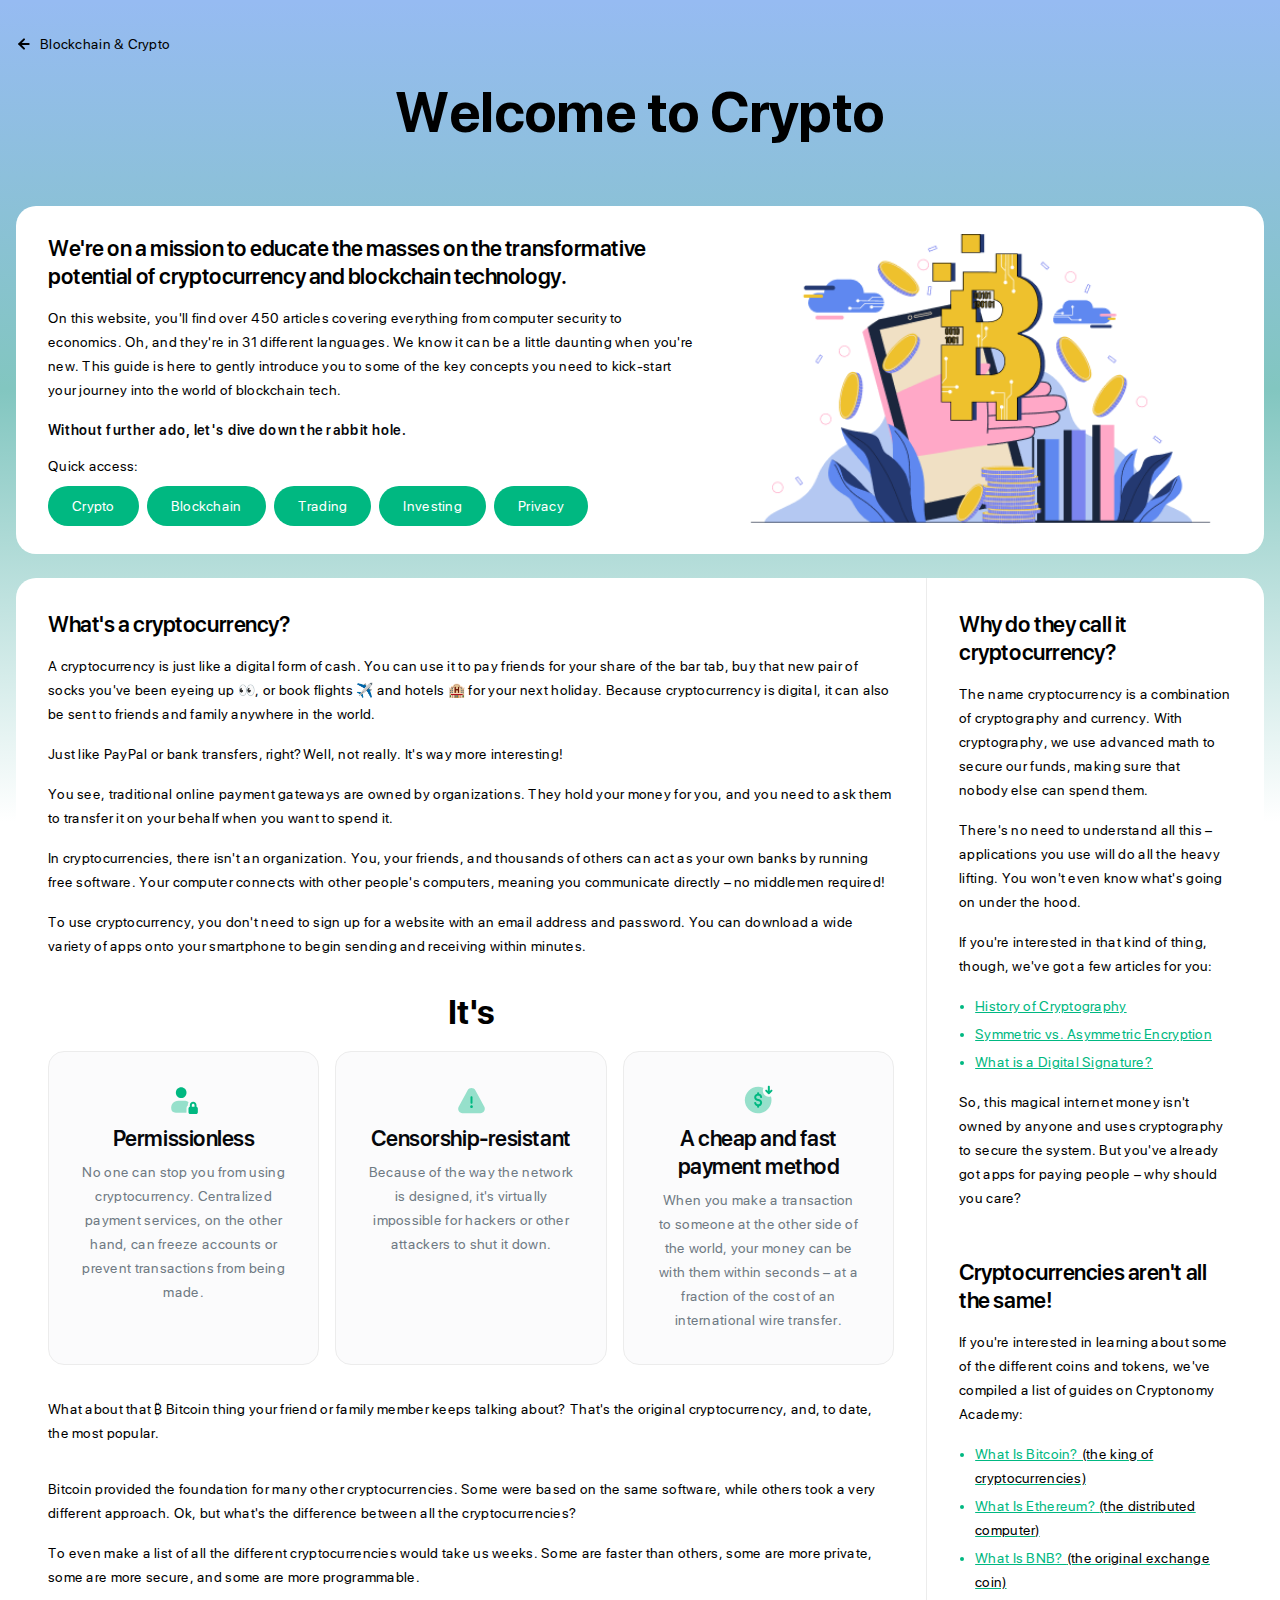
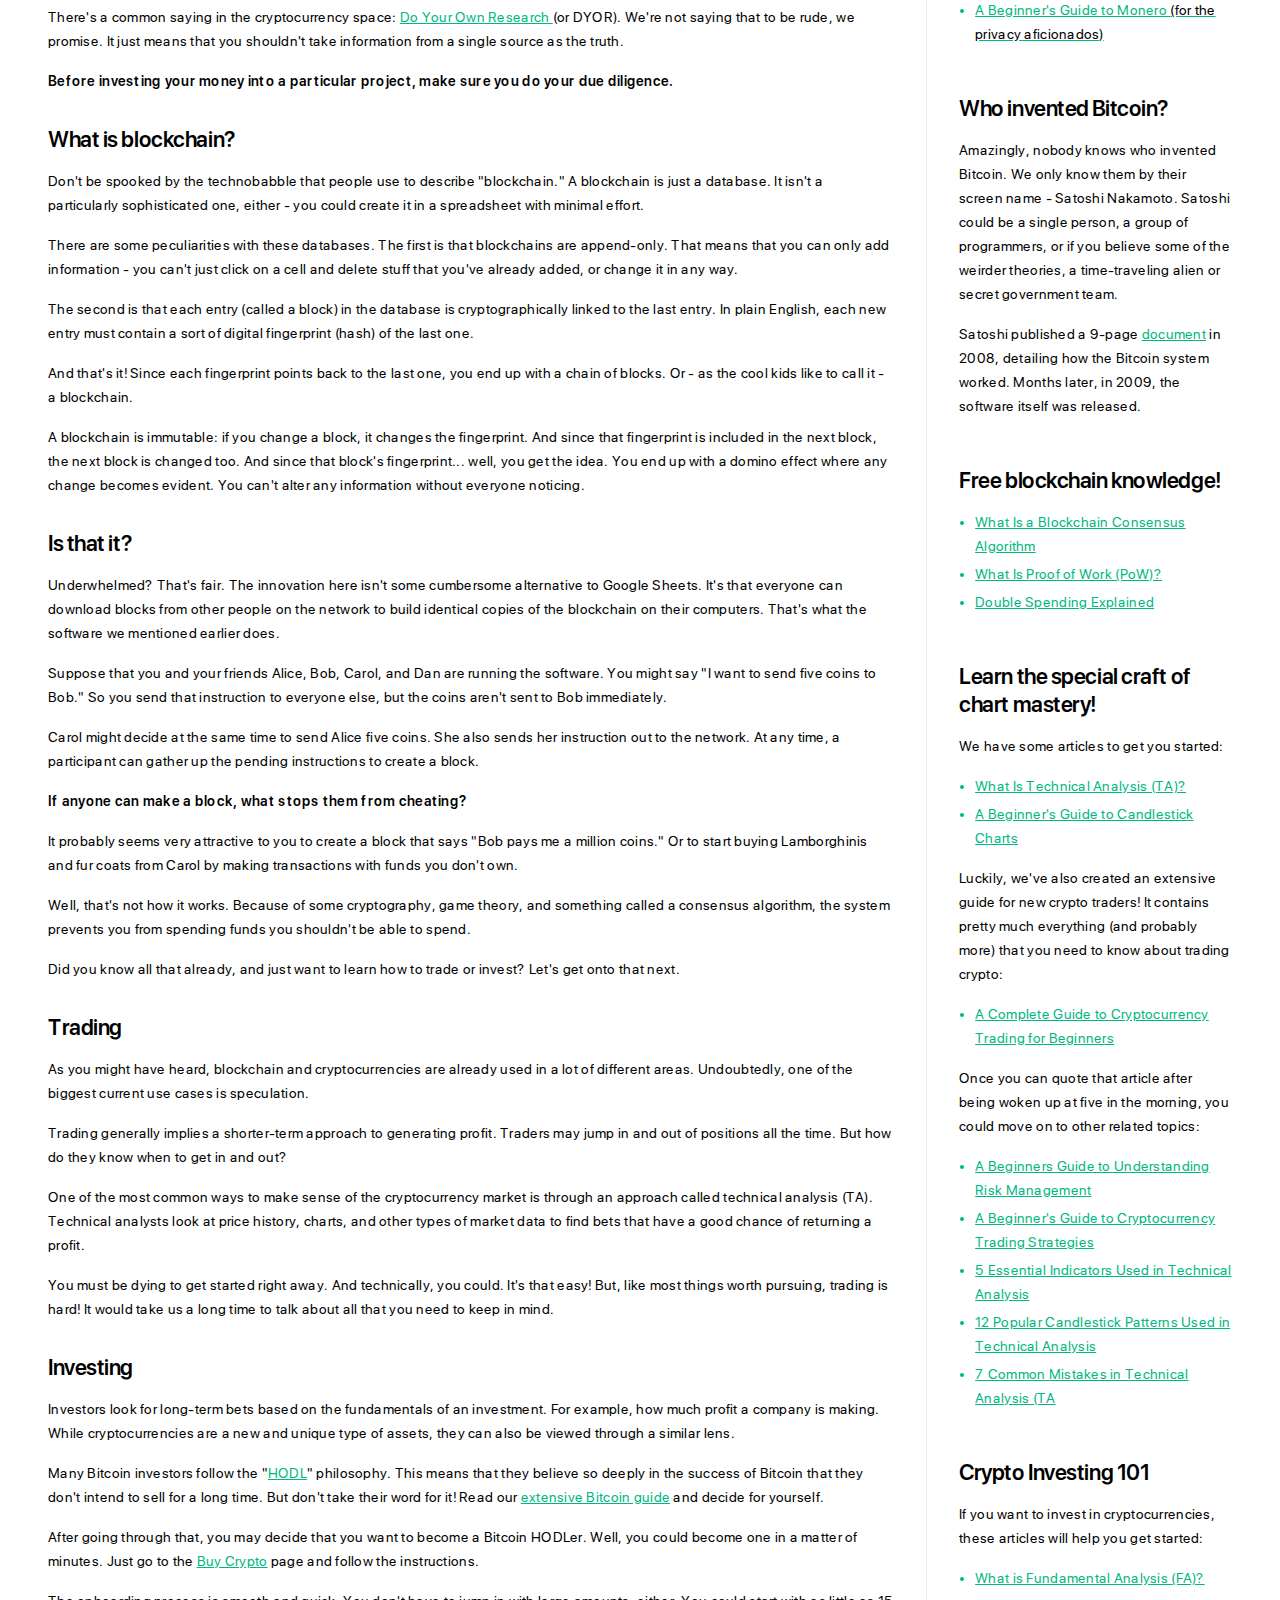
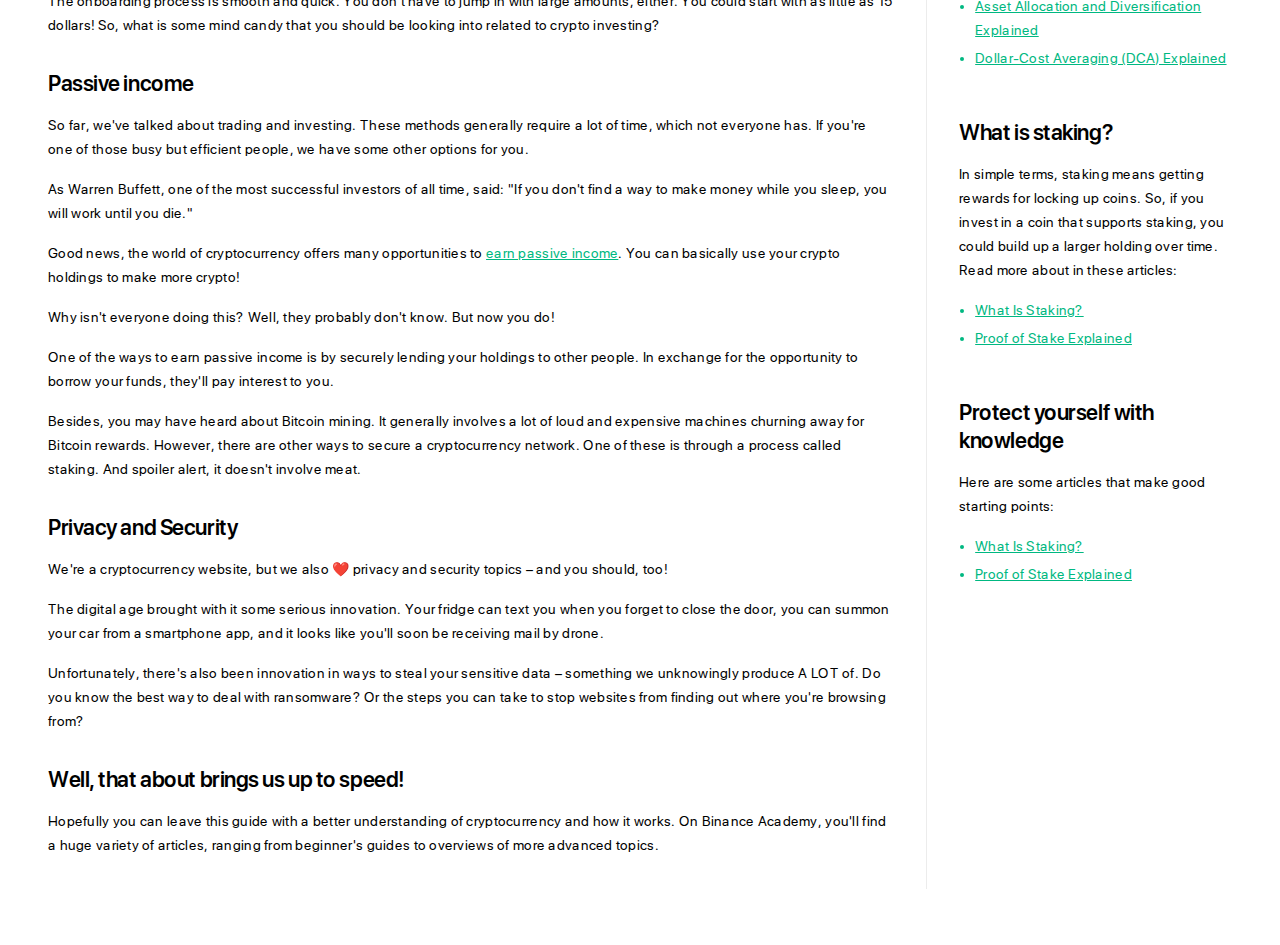
<file: index.html>
<!DOCTYPE html>
<html lang="en">

<head>
	<meta charset="UTF-8">
	<meta name="viewport" content="width=device-width, initial-scale=1.0">
	<link rel="stylesheet" href="./css/reset.css">
	<link rel="stylesheet" href="./css/fonts.css">
	<link rel="stylesheet" href="./css/styles.css">
	<link rel="stylesheet" href="./css/welcome.css">
	<title>Welcome to Crypto</title>
</head>

<body>
	<main class="crypto">
		<div class="crypto-bg"></div>
		<div class="container">
			<a href="#" class='crypto-back'>
				<svg xmlns="http://www.w3.org/2000/svg" width="16" height="16" viewBox="0 0 16 16" fill="none">
					<path d="M12.6666 8H3.33329" stroke="black" stroke-width="2" stroke-linecap="round"
						stroke-linejoin="round" />
					<path d="M8 3.33325L3.33333 7.99992L8 12.6666" stroke="black" stroke-width="2"
						stroke-linecap="round" stroke-linejoin="round" />
				</svg>
				Blockchain & Crypto
			</a>
			<h1 class='crypto-title'>Welcome to Crypto</h1>
		</div>
		<div class="crypto-inner">
			<div class="crypto-wrapper">
				<section class="crypto-top">
					<div class="container">
						<div class="crypto-top__inner">
							<div class="crypto-top__content">
								<h4 class="crypto-subtitle">We're on a mission to educate the masses on the
									transformative potential of cryptocurrency and blockchain technology. </h4>
								<p class="crypto-text">On this website, you'll find over 450 articles covering
									everything from computer security to economics. Oh, and they're in 31 different
									languages. We know it can be a little daunting when you're new. This guide is here
									to gently introduce you to some of the key concepts you need to kick-start your
									journey into the world of blockchain tech.</p>
								<p class="crypto-text crypto-top__text">Without further ado, let's dive down the rabbit
									hole.</p>
								<div class="crypto-top__bottom">
									<h6>Quick access:</h6>
									<div class="crypto-top__bottom-link">
										<a href="#">Crypto</a>
										<a href="#">Blockchain</a>
										<a href="#">Trading</a>
										<a href="#">Investing</a>
										<a href="#">Privacy</a>
									</div>
								</div>
							</div>
							<div class="crypto-top__image">
								<img src="./img/welcome/bg.png" alt="">
							</div>
						</div>
					</div>
				</section>
			</div>
			<div class="crypto-main__wrapper">
				<div class="container">
					<div class="crypto-main__inner">
						<div class="crypto-main__left">
							<div class="crypto-main__block">
								<h4 class="crypto-subtitle">What's a cryptocurrency?</h4>
								<p class="crypto-text">A cryptocurrency is just like a digital form of cash. You can use
									it to pay friends for your share of the bar tab, buy that new pair of socks you've
									been eyeing up 👀, or book flights ✈️ and hotels 🏨 for your next holiday. Because
									cryptocurrency is digital, it can also be sent to friends and family anywhere in the
									world.</p>
								<p class="crypto-text">Just like PayPal or bank transfers, right?Well, not really. It's
									way more interesting!</p>
								<p class="crypto-text">You see, traditional online payment gateways are owned by
									organizations. They hold your money for you, and you need to ask them to transfer it
									on your behalf when you want to spend it.</p>
								<p class="crypto-text">In cryptocurrencies, there isn't an organization. You, your
									friends, and thousands of others can act as your own banks by running free software.
									Your computer connects with other people's computers, meaning you communicate
									directly – no middlemen required!</p>
								<p class="crypto-text">To use cryptocurrency, you don't need to sign up for a website
									with an email address and password. You can download a wide variety of apps onto
									your smartphone to begin sending and receiving within minutes.</p>
							</div>
							<section class="crypto-main__its">
								<h4 class="crypto-main__its-title">It's</h4>
								<div class="crypto-main__its-box">
									<div class="crypto-main__its-item">
										<div class='crypto-main__its-img'>
											<img src="./img/welcome/its/1.svg" alt="">
										</div>
										<h6>Permissionless</h6>
										<p>No one can stop you from using cryptocurrency. Centralized payment services,
											on the other hand, can freeze accounts or prevent transactions from being
											made.</p>
									</div>
									<div class="crypto-main__its-item">
										<div class='crypto-main__its-img'>
											<img src="./img/welcome/its/2.svg" alt="">
										</div>
										<h6>Censorship-resistant</h6>
										<p>Because of the way the network is designed, it's virtually impossible for
											hackers or other attackers to shut it down.</p>
									</div>
									<div class="crypto-main__its-item">
										<div class='crypto-main__its-img'>
											<img src="./img/welcome/its/3.svg" alt="">
										</div>
										<h6>A cheap and fast payment method</h6>
										<p>When you make a transaction to someone at the other side of the world, your
											money can be with them within seconds – at a fraction of the cost of an
											international wire transfer.</p>
									</div>
								</div>
							</section>
							<div class="crypto-main__block">
								<p class='crypto-text'>
									What about that ₿ Bitcoin thing your friend or family member
									keeps talking about? That's the original cryptocurrency, and, to date, the most
									popular.
								</p>
							</div>
							<div class="crypto-main__block">
								<p class="crypto-text">Bitcoin provided the foundation for many other cryptocurrencies.
									Some were based on the same software, while others took a very different approach.
									Ok, but what's the difference between all the cryptocurrencies?</p>
								<p class="crypto-text">To even make a list of all the different cryptocurrencies would
									take us weeks. Some are faster than others, some are more private, some are more
									secure, and some are more programmable.</p>
								<p class="crypto-text">There's a common saying in the cryptocurrency space: <a href="#"
										class='crypto-link'>Do Your Own
										Research </a>(or DYOR). We're not saying that to be rude, we promise. It just
									means that
									you shouldn't take information from a single source as the truth.</p>
								<p class="crypto-text bold">Before investing your money into a particular project, make
									sure you do your due diligence.</p>
							</div>
							<div class="crypto-main__block">
								<h4 class="crypto-subtitle">What is blockchain?</h4>
								<p class="crypto-text">Don't be spooked by the technobabble that people use to describe
									"blockchain." A blockchain is just a database. It isn't a particularly sophisticated
									one, either - you could create it in a spreadsheet with minimal effort.</p>
								<p class="crypto-text">There are some peculiarities with these databases. The first is
									that blockchains are append-only. That means that you can only add information - you
									can't just click on a cell and delete stuff that you've already added, or change it
									in any way.</p>
								<p class="crypto-text">The second is that each entry (called a block) in the database is
									cryptographically linked to the last entry. In plain English, each new entry must
									contain a sort of digital fingerprint (hash) of the last one.</p>
								<p class="crypto-text">And that's it! Since each fingerprint points back to the last
									one, you end up with a chain of blocks. Or - as the cool kids like to call it - a
									blockchain.</p>
								<p class="crypto-text">A blockchain is immutable: if you change a block, it changes the
									fingerprint. And since that fingerprint is included in the next block, the next
									block is changed too. And since that block's fingerprint... well, you get the idea.
									You end up with a domino effect where any change becomes evident. You can't alter
									any information without everyone noticing.</p>
							</div>
							<div class="crypto-main__block">
								<h4 class="crypto-subtitle">Is that it?</h4>
								<p class="crypto-text">Underwhelmed? That's fair. The innovation here isn't some
									cumbersome alternative to Google Sheets. It's that everyone can download blocks from
									other people on the network to build identical copies of the blockchain on their
									computers. That's what the software we mentioned earlier does.</p>
								<p class="crypto-text">Suppose that you and your friends Alice, Bob, Carol, and Dan are
									running the software. You might say "I want to send five coins to Bob." So you send
									that instruction to everyone else, but the coins aren't sent to Bob immediately.</p>
								<p class="crypto-text">Carol might decide at the same time to send Alice five coins. She
									also sends her instruction out to the network. At any time, a participant can gather
									up the pending instructions to create a block.</p>
								<p class="crypto-text bold">If anyone can make a block, what stops them from cheating?
								</p>
								<p class="crypto-text">It probably seems very attractive to you to create a block that
									says "Bob pays me a million coins." Or to start buying Lamborghinis and fur coats
									from Carol by making transactions with funds you don't own.</p>
								<p class="crypto-text">
									Well, that's not how it works. Because of some cryptography, game theory, and
									something called a consensus algorithm, the system prevents you from spending funds
									you shouldn't be able to spend.
								</p>
								<p class="crypto-text">Did you know all that already, and just want to learn how to
									trade or invest? Let's get onto that next.</p>
							</div>
							<div class="crypto-main__right mob">
								<div class="crypto-main__block">
									<h4 class="crypto-subtitle">Why do they call it cryptocurrency?</h4>
									<p class='crypto-text'>The name cryptocurrency is a combination of cryptography and
										currency. With cryptography, we use advanced math to secure our funds, making
										sure
										that
										nobody else can spend them.</p>
									<p class="crypto-text">There's no need to understand all this – applications you use
										will do
										all the heavy lifting. You won't even know what's going on under the hood.</p>
									<p class="crypto-text">If you're interested in that kind of thing, though, we've got
										a
										few
										articles for you:</p>
									<ul>
										<li class='crypto-link__disc'><a href="#">
												History of Cryptography
											</a>
										</li>
										<li class='crypto-link__disc'><a href="#">
												Symmetric vs. Asymmetric Encryption
											</a>
										</li>
										<li class='crypto-link__disc'>
											<a href="#">
												What is a Digital Signature?
											</a>
										</li>
									</ul>
									<p class='crypto-text'>So, this magical internet money isn't owned by anyone and
										uses
										cryptography to secure the system. But you've already got apps for paying people
										–
										why should you care?</p>
								</div>
								<div class="crypto-main__block">
									<h4 class="crypto-subtitle">Cryptocurrencies aren't all the same!</h4>
									<p class='crypto-text'>If you're interested in learning about some of the different
										coins and tokens, we've compiled a list of guides on Cryptonomy Academy:</p>
									<ul>
										<li class='crypto-link__disc'>
											<a href="#">
												What Is Bitcoin? <span>(the king of
													cryptocurrencies)</span>
											</a>
										</li>
										<li class='crypto-link__disc'>
											<a href="#">
												What Is Ethereum? <span>(the distributed
													computer)</span>
											</a>
										</li>
										<li class='crypto-link__disc'>
											<a href="#">
												What Is BNB? <span>(the original exchange coin)</span>
											</a>
										</li>
										<li class='crypto-link__disc'>
											<a href="#">
												A Beginner's Guide to Monero <span>(for the privacy
													aficionados)</span>
											</a>
										</li>
									</ul>
								</div>
								<div class="crypto-main__block">
									<h4 class="crypto-subtitle">Who invented Bitcoin?</h4>
									<p class="crypto-text">Amazingly, nobody knows who invented Bitcoin. We only know
										them
										by their screen name - Satoshi Nakamoto. Satoshi could be a single person, a
										group
										of programmers, or if you believe some of the weirder theories, a time-traveling
										alien or secret government team. </p>
									<p class='crypto-text'>Satoshi published a 9-page <a href="#"
											class='crypto-link'>document</a> in 2008, detailing how the
										Bitcoin system worked. Months later, in 2009, the software itself was released.
									</p>
								</div>
								<div class="crypto-main__block">
									<h4 class="crypto-subtitle">Free blockchain knowledge!</h4>
									<ul>
										<li class="crypto-link__disc">
											<a href="#">
												What Is a Blockchain Consensus Algorithm
											</a>
										</li>
										<li class="crypto-link__disc">
											<a href="#">
												What Is Proof of Work (PoW)?
											</a>
										</li>
										<li class="crypto-link__disc">
											<a href="#">
												Double Spending Explained
											</a>
										</li>
									</ul>
								</div>
								<div class="crypto-main__block">
									<h4 class="crypto-subtitle">Learn the special craft of chart mastery!</h4>
									<p class="crypto-text">We have some articles to get you started:</p>
									<ul>
										<li class="crypto-link__disc">
											<a href="#">
												What Is Technical Analysis (TA)?
											</a>
										</li>
										<li class="crypto-link__disc">
											<a href="#">
												A Beginner's Guide to Candlestick Charts
											</a>
										</li>
									</ul>
									<p class="crypto-text">Luckily, we've also created an extensive guide for new crypto
										traders! It contains pretty much everything (and probably more) that you need to
										know about trading crypto:</p>
									<ul>
										<li class="crypto-link__disc">
											<a href="#">
												A Complete Guide to Cryptocurrency Trading for
												Beginners
											</a>
										</li>
									</ul>
									<p class='crypto-text'>
										Once you can quote that article after being woken up at five in the morning, you
										could move on to other related topics:
									</p>
									<ul>
										<li class='crypto-link__disc'>
											<a href="#">
												A Beginners Guide to Understanding Risk Management
											</a>
										</li>
										<li class='crypto-link__disc'>
											<a href="#">
												A Beginner's Guide to Cryptocurrency Trading
												Strategies
											</a>
										</li>
										<li class='crypto-link__disc'>
											<a href="#">
												5 Essential Indicators Used in Technical Analysis
											</a>
										</li>
										<li class='crypto-link__disc'>
											<a href="#">
												12 Popular Candlestick Patterns Used in Technical
												Analysis
											</a>
										</li>
										<li class='crypto-link__disc'>
											<a href="#">
												7 Common Mistakes in Technical Analysis (TA
											</a>
										</li>
									</ul>
								</div>
								<div class="crypto-main__block">
									<h4 class="crypto-subtitle">Crypto Investing 101</h4>
									<p class="crypto-text">If you want to invest in cryptocurrencies, these articles
										will
										help you get started:</p>
									<ul>
										<li class="crypto-link__disc">
											<a href="#">
												What is Fundamental Analysis (FA)?
											</a>
										</li>
										<li class="crypto-link__disc">
											<a href="#">
												Asset Allocation and Diversification Explained
											</a>
										</li>
										<li class="crypto-link__disc">
											<a href="#">
												Dollar-Cost Averaging (DCA) Explained
											</a>
										</li>
									</ul>
								</div>
								<div class="crypto-main__block">
									<h4 class="crypto-subtitle">What is staking?</h4>
									<p class="crypto-text">In simple terms, staking means getting rewards for locking up
										coins. So, if you invest in a coin that supports staking, you could build up a
										larger holding over time. Read more about in these articles:</p>
									<ul>
										<li class='crypto-link__disc'>
											<a href="#">What Is Staking?</a>
										</li>
										<li class='crypto-link__disc'>
											<a href="#">Proof of Stake Explained</a>
										</li>
									</ul>
								</div>
								<div class="crypto-main__block">
									<h4 class="crypto-subtitle">Protect yourself with knowledge</h4>
									<p class="crypto-text">Here are some articles that make good starting points:</p>
									<ul>
										<li class="crypto-link__disc"><a href="#">What Is Staking?</a></li>
										<li class="crypto-link__disc"><a href="#">Proof of Stake Explained</a></li>
									</ul>
								</div>
							</div>
							<div class="crypto-main__block">
								<h4 class="crypto-subtitle">Trading</h4>
								<p class="crypto-text">As you might have heard, blockchain and cryptocurrencies are
									already used in a lot of different areas. Undoubtedly, one of the biggest current
									use cases is speculation.</p>
								<p class="crypto-text">Trading generally implies a shorter-term approach to generating
									profit. Traders may jump in and out of positions all the time. But how do they know
									when to get in and out?</p>
								<p class="crypto-text">One of the most common ways to make sense of the cryptocurrency
									market is through an approach called technical analysis (TA). Technical analysts
									look at price history, charts, and other types of market data to find bets that have
									a good chance of returning a profit.</p>
								<p class="crypto-text">You must be dying to get started right away. And technically, you
									could. It's that easy! But, like most things worth pursuing, trading is hard! It
									would take us a long time to talk about all that you need to keep in mind.</p>
							</div>
							<div class="crypto-main__block">
								<h4 class="crypto-subtitle">Investing</h4>
								<p class="crypto-text">Investors look for long-term bets based on the fundamentals of an
									investment. For example, how much profit a company is making. While cryptocurrencies
									are a new and unique type of assets, they can also be viewed through a similar lens.
								</p>
								<p class="crypto-text">Many Bitcoin investors follow the "<a href="#"
										class='crypto-link'>HODL</a>" philosophy. This means
									that they believe so deeply in the success of Bitcoin that they don't intend to sell
									for a long time. But don't take their word for it! Read our <a href="#"
										class='crypto-link'>extensive Bitcoin guide</a>
									and decide for yourself.</p>
								<p class="crypto-text">After going through that, you may decide that you want to become
									a Bitcoin HODLer. Well, you could become one in a matter of minutes. Just go to the
									<a href="#" class='crypto-link'>Buy Crypto</a> page and follow the instructions.
								</p>
								<p class="crypto-text">The onboarding process is smooth and quick. You don't have to
									jump in with large amounts, either. You could start with as little as 15 dollars!
									So, what is some mind candy that you should be looking into related to crypto
									investing?</p>
							</div>
							<div class="crypto-main__block">
								<h4 class="crypto-subtitle">Passive income</h4>
								<p class="crypto-text">So far, we've talked about trading and investing. These methods
									generally require a lot of time, which not everyone has. If you're one of those busy
									but efficient people, we have some other options for you.</p>
								<p class="crypto-text">As Warren Buffett, one of the most successful investors of all
									time, said: "If you don't find a way to make money while you sleep, you will work
									until you die."</p>
								<p class="crypto-text">Good news, the world of cryptocurrency offers many opportunities
									to <a href="#" class="crypto-link">earn passive income</a>. You can basically use
									your crypto holdings to make more
									crypto!</p>
								<p class="crypto-text">Why isn't everyone doing this? Well, they probably don't know.
									But now you do!</p>
								<p class="crypto-text">One of the ways to earn passive income is by securely lending
									your holdings to other people. In exchange for the opportunity to borrow your funds,
									they'll pay interest to you.</p>
								<p class="crypto-text">Besides, you may have heard about Bitcoin mining. It generally
									involves a lot of loud and expensive machines churning away for Bitcoin rewards.
									However, there are other ways to secure a cryptocurrency network. One of these is
									through a process called staking. And spoiler alert, it doesn't involve meat.</p>
							</div>
							<div class="crypto-main__block">
								<h4 class="crypto-subtitle">Privacy and Security</h4>
								<p class="crypto-text">We're a cryptocurrency website, but we also ❤️ privacy and
									security topics – and you should, too!</p>
								<p class="crypto-text">The digital age brought with it some serious innovation. Your
									fridge can text you when you forget to close the door, you can summon your car from
									a smartphone app, and it looks like you'll soon be receiving mail by drone.</p>
								<p class="crypto-text">Unfortunately, there's also been innovation in ways to steal your
									sensitive data – something we unknowingly produce A LOT of. Do you know the best way
									to deal with ransomware? Or the steps you can take to stop websites from finding out
									where you're browsing from?</p>
							</div>
							<div class="crypto-main__block">
								<h4 class="crypto-subtitle">Well, that about brings us up to speed!</h4>
								<p class="crypto-text">Hopefully you can leave this guide with a better understanding of
									cryptocurrency and how it works. On Binance Academy, you'll find a huge variety of
									articles, ranging from beginner's guides to overviews of more advanced topics.</p>
							</div>
						</div>
						<!-- Right -->
						<div class="crypto-main__right">
							<div class="crypto-main__block">
								<h4 class="crypto-subtitle">Why do they call it cryptocurrency?</h4>
								<p class='crypto-text'>The name cryptocurrency is a combination of cryptography and
									currency. With cryptography, we use advanced math to secure our funds, making sure
									that
									nobody else can spend them.</p>
								<p class="crypto-text">There's no need to understand all this – applications you use
									will do
									all the heavy lifting. You won't even know what's going on under the hood.</p>
								<p class="crypto-text">If you're interested in that kind of thing, though, we've got a
									few
									articles for you:</p>
								<ul>
									<li class='crypto-link__disc'><a href="#">
											History of Cryptography
										</a>
									</li>
									<li class='crypto-link__disc'><a href="#">
											Symmetric vs. Asymmetric Encryption
										</a>
									</li>
									<li class='crypto-link__disc'>
										<a href="#">
											What is a Digital Signature?
										</a>
									</li>
								</ul>
								<p class='crypto-text'>So, this magical internet money isn't owned by anyone and uses
									cryptography to secure the system. But you've already got apps for paying people –
									why should you care?</p>
							</div>
							<div class="crypto-main__block">
								<h4 class="crypto-subtitle">Cryptocurrencies aren't all the same!</h4>
								<p class='crypto-text'>If you're interested in learning about some of the different
									coins and tokens, we've compiled a list of guides on Cryptonomy Academy:</p>
								<ul>
									<li class='crypto-link__disc'>
										<a href="#">
											What Is Bitcoin? <span>(the king of
												cryptocurrencies)</span>
										</a>
									</li>
									<li class='crypto-link__disc'>
										<a href="#">
											What Is Ethereum? <span>(the distributed
												computer)</span>
										</a>
									</li>
									<li class='crypto-link__disc'>
										<a href="#">
											What Is BNB? <span>(the original exchange coin)</span>
										</a>
									</li>
									<li class='crypto-link__disc'>
										<a href="#">
											A Beginner's Guide to Monero <span>(for the privacy
												aficionados)</span>
										</a>
									</li>
								</ul>
							</div>
							<div class="crypto-main__block">
								<h4 class="crypto-subtitle">Who invented Bitcoin?</h4>
								<p class="crypto-text">Amazingly, nobody knows who invented Bitcoin. We only know them
									by their screen name - Satoshi Nakamoto. Satoshi could be a single person, a group
									of programmers, or if you believe some of the weirder theories, a time-traveling
									alien or secret government team. </p>
								<p class='crypto-text'>Satoshi published a 9-page <a href="#"
										class='crypto-link'>document</a> in 2008, detailing how the
									Bitcoin system worked. Months later, in 2009, the software itself was released.</p>
							</div>
							<div class="crypto-main__block">
								<h4 class="crypto-subtitle">Free blockchain knowledge!</h4>
								<ul>
									<li class="crypto-link__disc">
										<a href="#">
											What Is a Blockchain Consensus Algorithm
										</a>
									</li>
									<li class="crypto-link__disc">
										<a href="#">
											What Is Proof of Work (PoW)?
										</a>
									</li>
									<li class="crypto-link__disc">
										<a href="#">
											Double Spending Explained
										</a>
									</li>
								</ul>
							</div>
							<div class="crypto-main__block">
								<h4 class="crypto-subtitle">Learn the special craft of chart mastery!</h4>
								<p class="crypto-text">We have some articles to get you started:</p>
								<ul>
									<li class="crypto-link__disc">
										<a href="#">
											What Is Technical Analysis (TA)?
										</a>
									</li>
									<li class="crypto-link__disc">
										<a href="#">
											A Beginner's Guide to Candlestick Charts
										</a>
									</li>
								</ul>
								<p class="crypto-text">Luckily, we've also created an extensive guide for new crypto
									traders! It contains pretty much everything (and probably more) that you need to
									know about trading crypto:</p>
								<ul>
									<li class="crypto-link__disc">
										<a href="#">
											A Complete Guide to Cryptocurrency Trading for
											Beginners
										</a>
									</li>
								</ul>
								<p class='crypto-text'>
									Once you can quote that article after being woken up at five in the morning, you
									could move on to other related topics:
								</p>
								<ul>
									<li class='crypto-link__disc'>
										<a href="#">
											A Beginners Guide to Understanding Risk Management
										</a>
									</li>
									<li class='crypto-link__disc'>
										<a href="#">
											A Beginner's Guide to Cryptocurrency Trading
											Strategies
										</a>
									</li>
									<li class='crypto-link__disc'>
										<a href="#">
											5 Essential Indicators Used in Technical Analysis
										</a>
									</li>
									<li class='crypto-link__disc'>
										<a href="#">
											12 Popular Candlestick Patterns Used in Technical
											Analysis
										</a>
									</li>
									<li class='crypto-link__disc'>
										<a href="#">
											7 Common Mistakes in Technical Analysis (TA
										</a>
									</li>
								</ul>
							</div>
							<div class="crypto-main__block">
								<h4 class="crypto-subtitle">Crypto Investing 101</h4>
								<p class="crypto-text">If you want to invest in cryptocurrencies, these articles will
									help you get started:</p>
								<ul>
									<li class="crypto-link__disc">
										<a href="#">
											What is Fundamental Analysis (FA)?
										</a>
									</li>
									<li class="crypto-link__disc">
										<a href="#">
											Asset Allocation and Diversification Explained
										</a>
									</li>
									<li class="crypto-link__disc">
										<a href="#">
											Dollar-Cost Averaging (DCA) Explained
										</a>
									</li>
								</ul>
							</div>
							<div class="crypto-main__block">
								<h4 class="crypto-subtitle">What is staking?</h4>
								<p class="crypto-text">In simple terms, staking means getting rewards for locking up
									coins. So, if you invest in a coin that supports staking, you could build up a
									larger holding over time. Read more about in these articles:</p>
								<ul>
									<li class='crypto-link__disc'>
										<a href="#">What Is Staking?</a>
									</li>
									<li class='crypto-link__disc'>
										<a href="#">Proof of Stake Explained</a>
									</li>
								</ul>
							</div>
							<div class="crypto-main__block">
								<h4 class="crypto-subtitle">Protect yourself with knowledge</h4>
								<p class="crypto-text">Here are some articles that make good starting points:</p>
								<ul>
									<li class="crypto-link__disc"><a href="#">What Is Staking?</a></li>
									<li class="crypto-link__disc"><a href="#">Proof of Stake Explained</a></li>
								</ul>
							</div>
						</div>
					</div>
				</div>
			</div>
		</div>
	</main>
</body>

</html>
</file>
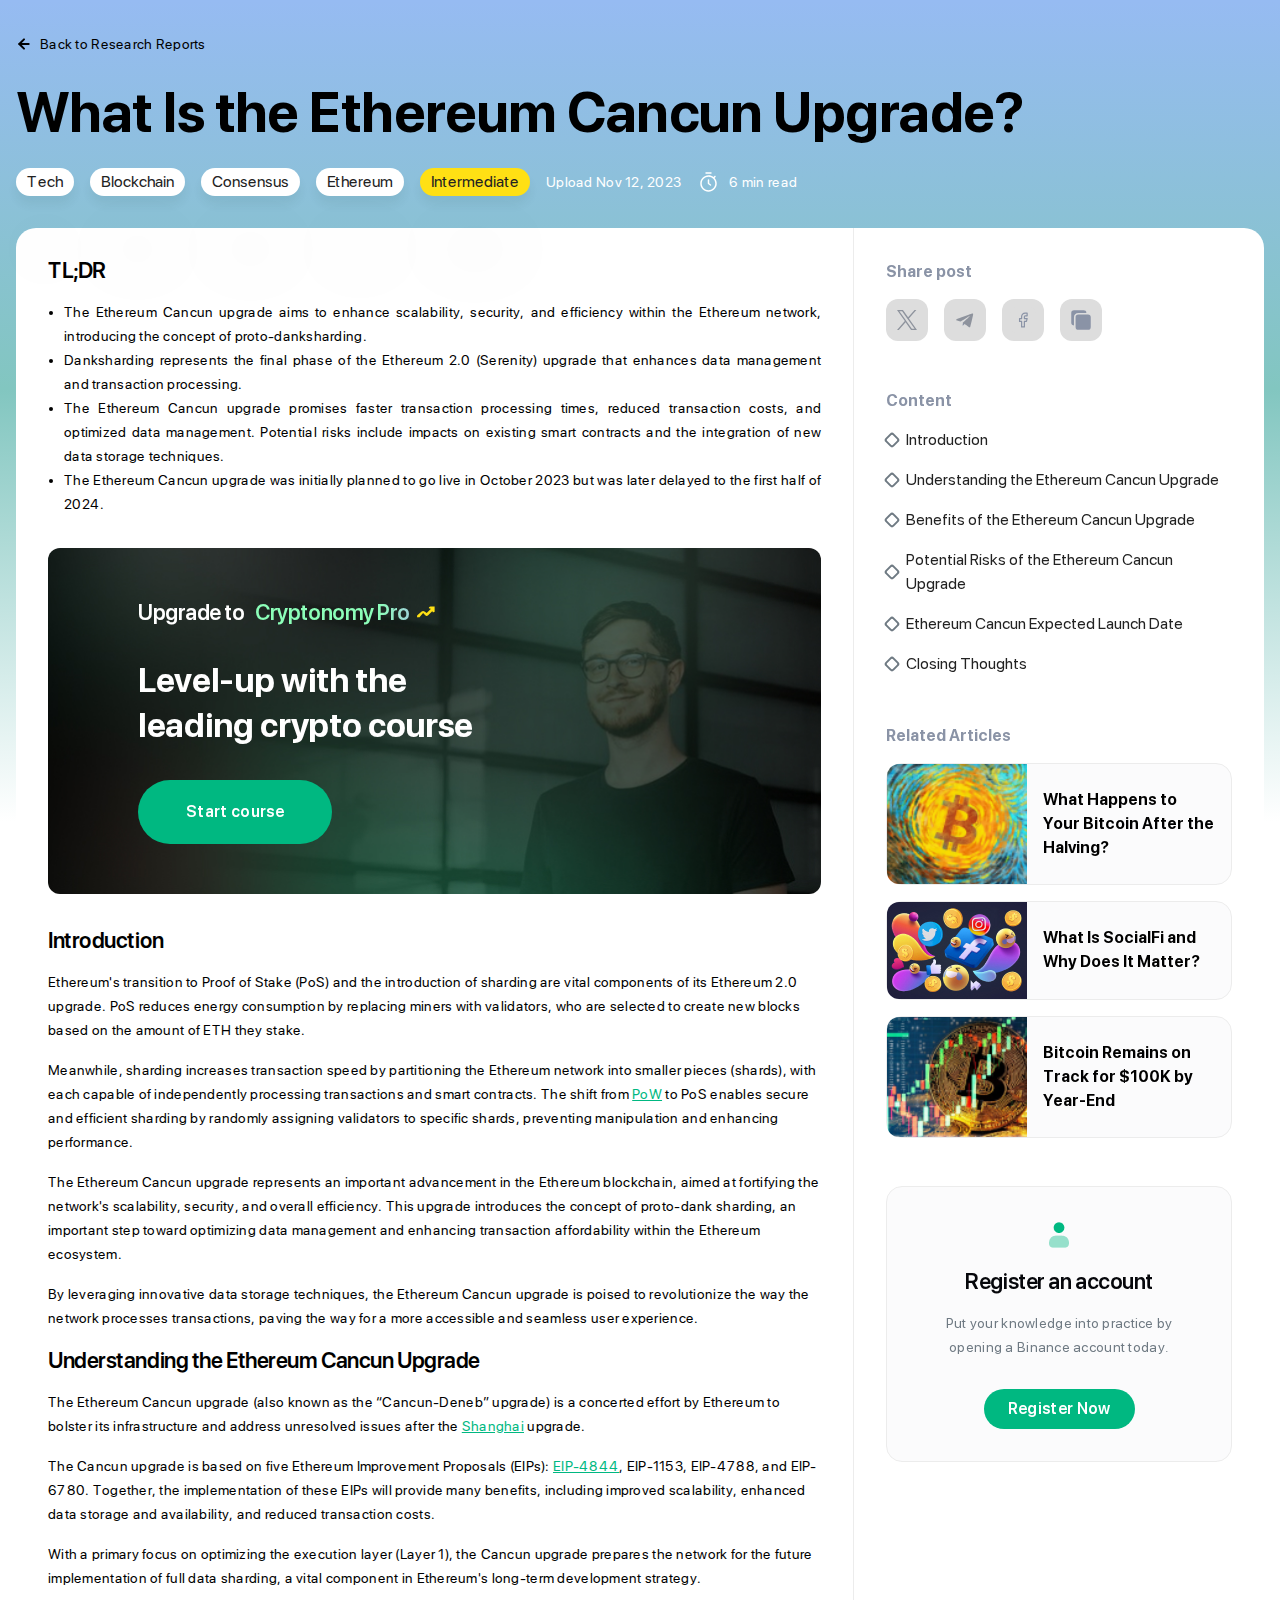
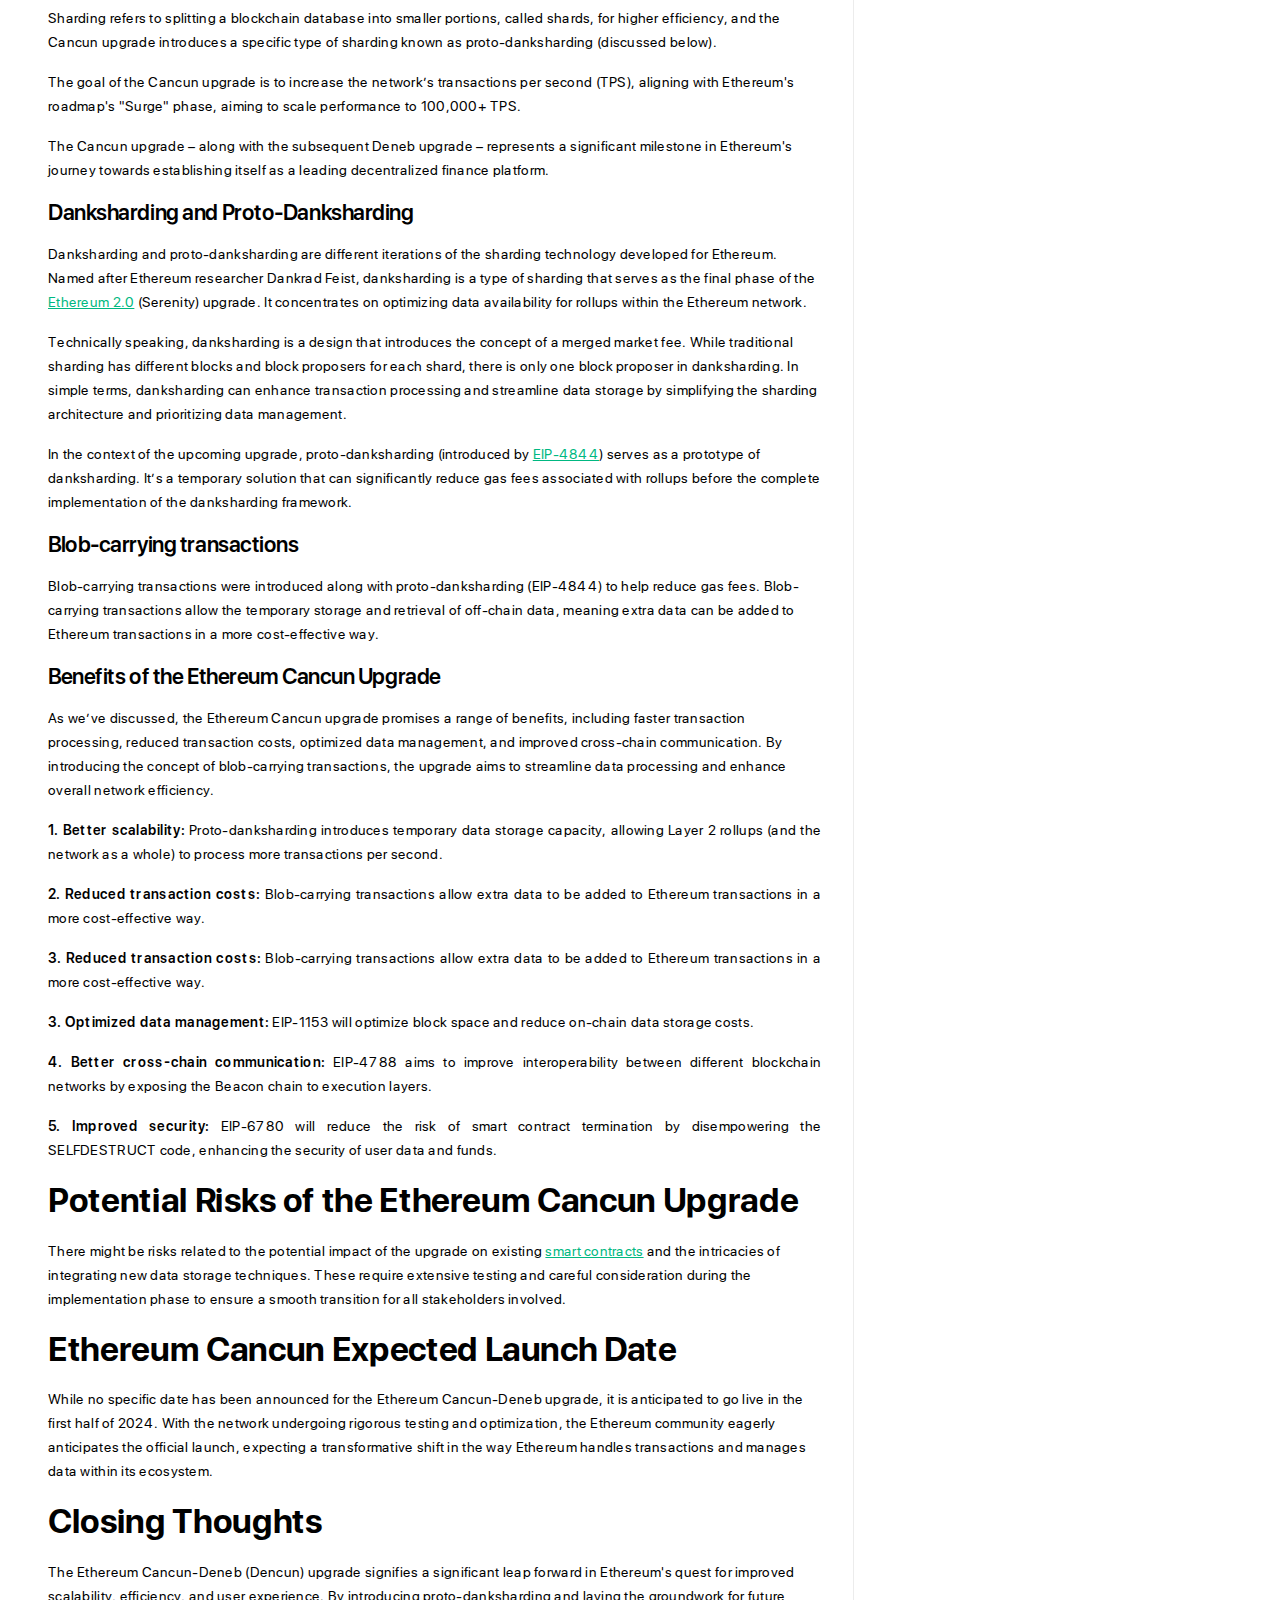
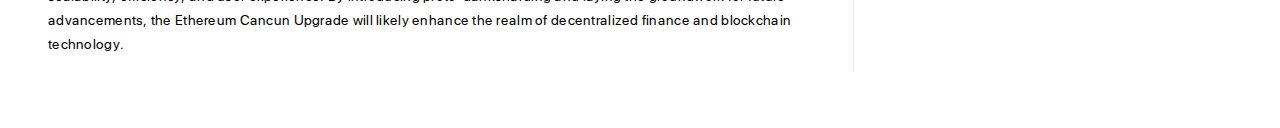
<file: academy-what.html>
<!DOCTYPE html>
<html lang="en">

<head>
	<meta charset="UTF-8">
	<meta name="viewport" content="width=device-width, initial-scale=1.0">
	<link rel="stylesheet" href="./css/reset.css">
	<link rel="stylesheet" href="./css/fonts.css">
	<link rel="stylesheet" href="./css/styles.css">
	<link rel="stylesheet" href="./css/academy-what.css">
	<title>Academy what</title>
</head>

<body>
	<main class="academy-what">
		<div class="academy-what__bg"></div>
		<div class="container">
			<a href="#" class='academy-what__back'>
				<svg xmlns="http://www.w3.org/2000/svg" width="16" height="16" viewBox="0 0 16 16" fill="none">
					<path d="M12.6666 8H3.33329" stroke="black" stroke-width="2" stroke-linecap="round"
						stroke-linejoin="round" />
					<path d="M8 3.33325L3.33333 7.99992L8 12.6666" stroke="black" stroke-width="2"
						stroke-linecap="round" stroke-linejoin="round" />
				</svg>
				Back to Research Reports
			</a>
			<h1 class="academy-what__title">What Is the Ethereum Cancun Upgrade?</h1>
			<div class="d-flex">
				<div class="academy-what__tags">
					<a href="#" class="academy-what__tag">Tech</a>
					<a href="#" class="academy-what__tag">Blockchain</a>
					<a href="#" class="academy-what__tag">Consensus</a>
					<a href="#" class="academy-what__tag">Ethereum</a>
					<a href="#" class="academy-what__tag intermediate">Intermediate</a>
					<div class="academy-what__data">Upload Nov 12, 2023</div>
					<div class="academy-what__time-read"><svg xmlns="http://www.w3.org/2000/svg" width="24" height="24"
							viewBox="0 0 24 24" fill="none">
							<path
								d="M17.5979 7.96301L18.531 7.03003C18.824 6.73703 18.824 6.26199 18.531 5.96899C18.238 5.67599 17.763 5.67599 17.47 5.96899L16.4919 6.94702C15.1039 5.88702 13.377 5.25 11.5 5.25C6.951 5.25 3.25 8.951 3.25 13.5C3.25 18.049 6.951 21.75 11.5 21.75C16.049 21.75 19.75 18.049 19.75 13.5C19.75 11.368 18.9299 9.42901 17.5979 7.96301ZM11.5 20.25C7.778 20.25 4.75 17.222 4.75 13.5C4.75 9.778 7.778 6.75 11.5 6.75C15.222 6.75 18.25 9.778 18.25 13.5C18.25 17.222 15.222 20.25 11.5 20.25ZM13.95 14.4C14.281 14.649 14.3481 15.119 14.0991 15.45C13.9531 15.646 13.727 15.75 13.498 15.75C13.342 15.75 13.1841 15.701 13.0491 15.6L11.0491 14.1C10.8611 13.958 10.749 13.736 10.749 13.5V10C10.749 9.586 11.085 9.25 11.499 9.25C11.913 9.25 12.249 9.586 12.249 10V13.125L13.95 14.4ZM8.25 3C8.25 2.586 8.586 2.25 9 2.25H14C14.414 2.25 14.75 2.586 14.75 3C14.75 3.414 14.414 3.75 14 3.75H9C8.586 3.75 8.25 3.414 8.25 3Z"
								fill="white" />
						</svg> 6 min read</div>
				</div>
			</div>
		</div>
		<div class="academy-what__obg">
			<div class="academy-what__wrapper">
				<div class="container">
					<div class="academy-what__inner">
						<div class="academy-what__left">
							<div class="academy-block">
								<h4 class="academy-what__subtitle">TL;DR</h4>
								<ul>
									<li class="academy-what__item">The Ethereum Cancun upgrade aims to enhance
										scalability,
										security, and efficiency within the Ethereum network, introducing the concept of
										proto-danksharding.</li>
									<li class="academy-what__item">Danksharding represents the final phase of the
										Ethereum
										2.0 (Serenity) upgrade that enhances data management and transaction processing.
									</li>
									<li class="academy-what__item">The Ethereum Cancun upgrade promises faster
										transaction
										processing times, reduced transaction costs, and optimized data management.
										Potential risks include impacts on existing smart contracts and the integration
										of
										new data storage techniques.</li>
									<li class="academy-what__item">The Ethereum Cancun upgrade was initially planned to
										go
										live in October 2023 but was later delayed to the first half of 2024.</li>
								</ul>
							</div>
							<div class="academy-what__banner">
								<img src="./img/academy-what/banner.jpg" alt="banner" class="academy-what__banner-img">
								<div class="academy-what__banner-box">
									<h3 class='academy-what__banner-title'>Upgrade to <span>Cryptonomy Pro<svg
												xmlns="http://www.w3.org/2000/svg" width="25" height="16"
												viewBox="0 0 25 16" fill="none">
												<path
													d="M24.4692 1.44848C24.3876 1.24512 24.6164 0.601825 24.4692 0.448475C24.4452 0.423472 23.4932 0.470144 23.4692 0.448475C23.338 0.326795 23.6356 0.518483 23.4692 0.448475C23.2948 0.373467 22.6548 0.456809 22.4692 0.448475C22.4452 0.448475 22.4932 0.448475 22.4692 0.448475H18.4692C17.586 0.448475 16.4692 1.52838 16.4692 2.44848C16.4692 3.36857 17.586 3.44848 18.4692 3.44848H19.4692L13.4692 9.44847L10.4692 7.44848C9.22116 6.15834 7.71249 6.15167 6.46922 7.44848L0.469224 12.4485C-0.156408 13.1002 -0.156408 14.7967 0.469224 15.4485C0.781239 15.7735 2.0596 15.4485 2.46922 15.4485C2.87884 15.4485 3.15721 15.7735 3.46922 15.4485L8.46922 9.44847L11.4692 12.4485C12.7221 13.7419 14.226 13.7486 15.4692 12.4485L21.4692 6.44848V7.44848C21.4692 8.36858 21.586 8.44847 22.4692 8.44847C23.3525 8.44847 24.4692 8.36858 24.4692 7.44848V2.44848C24.4692 2.23178 24.5492 1.65183 24.4692 1.44848Z"
													fill="#FFE014" />
											</svg></span></h3>
									<p class='academy-what__banner-text'>Level-up with the leading crypto course</p>
									<a href="#" class='academy-what__banner-link'>Start course</a>
								</div>
							</div>
							<div class="academy-what__block" id='Introduction'>
								<h4 class="academy-what__subtitle">Introduction</h4>
								<p class="academy-what__text">Ethereum's transition to Proof of Stake (PoS) and the
									introduction of sharding are vital components of its Ethereum 2.0 upgrade. PoS
									reduces energy consumption by replacing miners with validators, who are selected to
									create new blocks based on the amount of ETH they stake.</p>
								<p class="academy-what__text">Meanwhile, sharding increases transaction speed by
									partitioning the Ethereum network into smaller pieces (shards), with each capable of
									independently processing transactions and smart contracts. The shift from <a
										href="#" class='academy-what__link'>PoW</a> to PoS
									enables secure and efficient sharding by randomly assigning validators to specific
									shards, preventing manipulation and enhancing performance.</p>
								<p class="academy-what__text">The Ethereum Cancun upgrade represents an important
									advancement in the Ethereum blockchain, aimed at fortifying the network's
									scalability, security, and overall efficiency. This upgrade introduces the concept
									of proto-dank sharding, an important step toward optimizing data management and
									enhancing transaction affordability within the Ethereum ecosystem.</p>
								<p class="academy-what__text">By leveraging innovative data storage techniques, the
									Ethereum Cancun upgrade is poised to revolutionize the way the network processes
									transactions, paving the way for a more accessible and seamless user experience.</p>
							</div>
							<div class="academy-what__block" id='Understanding-the-Ethereum-Cancun-Upgrade'>
								<h4 class="academy-what__subtitle">Understanding the Ethereum Cancun Upgrade</h4>
								<p class="academy-what__text">The Ethereum Cancun upgrade (also known as the
									“Cancun-Deneb” upgrade) is a concerted effort by Ethereum to bolster its
									infrastructure and address unresolved issues after the <a href="#"
										class='academy-what__link'>Shanghai</a> upgrade.</p>
								<p class="academy-what__text">The Cancun upgrade is based on five Ethereum Improvement
									Proposals (EIPs): <a href="#" class='academy-what__link'>EIP-4844</a>, EIP-1153,
									EIP-4788, and EIP-6780. Together, the
									implementation of these EIPs will provide many benefits, including improved
									scalability, enhanced data storage and availability, and reduced transaction costs.
								</p>
								<p class="academy-what__text">With a primary focus on optimizing the execution layer
									(Layer 1), the Cancun upgrade prepares the network for the future implementation of
									full data sharding, a vital component in Ethereum's long-term development strategy.
								</p>
								<p class="academy-what__text">Sharding refers to splitting a blockchain database into
									smaller portions, called shards, for higher efficiency, and the Cancun upgrade
									introduces a specific type of sharding known as proto-danksharding (discussed
									below).</p>
								<p class="academy-what__text">The goal of the Cancun upgrade is to increase the
									network’s <a href="#" class='academy-what__text'>transactions per second</a> (TPS),
									aligning with Ethereum's roadmap's "Surge"
									phase, aiming to scale performance to 100,000+ TPS.</p>
								<p class="academy-what__text">The Cancun upgrade – along with the subsequent Deneb
									upgrade – represents a significant milestone in Ethereum's journey towards
									establishing itself as a leading decentralized finance platform.</p>
							</div>
							<div class="">
								<h4 class="academy-what__subtitle">Danksharding and Proto-Danksharding</h4>
								<p class="academy-what__text">Danksharding and proto-danksharding are different
									iterations of the sharding technology developed for Ethereum. Named after Ethereum
									researcher Dankrad Feist, danksharding is a type of sharding that serves as the
									final phase of the <a href="#" class='academy-what__link'>Ethereum 2.0</a>
									(Serenity) upgrade. It concentrates on optimizing
									data availability for rollups within the Ethereum network.</p>
								<p class="academy-what__text">Technically speaking, danksharding is a design that
									introduces the concept of a merged market fee. While traditional sharding has
									different blocks and block proposers for each shard, there is only one block
									proposer in danksharding. In simple terms, danksharding can enhance transaction
									processing and streamline data storage by simplifying the sharding architecture and
									prioritizing data management.</p>
								<p class="academy-what__text">In the context of the upcoming upgrade, proto-danksharding
									(introduced by <a href="#" class='academy-what__link'>EIP-4844</a>) serves as a
									prototype of danksharding. It’s a temporary
									solution that can significantly reduce gas fees associated with rollups before the
									complete implementation of the danksharding framework.</p>
							</div>
							<div class="">
								<h4 class="academy-what__subtitle">Blob-carrying transactions</h4>
								<p class="academy-what__text">Blob-carrying transactions were introduced along with
									proto-danksharding (EIP-4844) to help reduce gas fees. Blob-carrying transactions
									allow the temporary storage and retrieval of off-chain data, meaning extra data can
									be added to Ethereum transactions in a more cost-effective way.</p>
							</div>
							<div class="academy-what__block" id='Benefits-of-the-Ethereum-Cancun-Upgrade'>
								<h4 class="academy-what__subtitle">Benefits of the Ethereum Cancun Upgrade</h4>
								<p class="academy-what__text">As we’ve discussed, the Ethereum Cancun upgrade promises a
									range of benefits, including faster transaction processing, reduced transaction
									costs, optimized data management, and improved cross-chain communication. By
									introducing the concept of blob-carrying transactions, the upgrade aims to
									streamline data processing and enhance overall network efficiency.</p>
								<ul>
									<li class='academy-what__item-number'><span>1. Better scalability:</span>
										Proto-danksharding introduces temporary data
										storage capacity, allowing Layer 2 rollups (and the network as a whole) to
										process more transactions per second.</li>
									<li class='academy-what__item-number'><span>2. Reduced transaction costs:</span>
										Blob-carrying transactions allow extra data to be added to Ethereum transactions
										in a more cost-effective way.</li>
									<li class='academy-what__item-number'><span>3. Reduced transaction costs:</span>
										Blob-carrying transactions allow extra data to be added to Ethereum transactions
										in a more cost-effective way.</li>
									<li class='academy-what__item-number'><span>3. Optimized data management:</span>
										EIP-1153 will optimize block space and reduce on-chain data storage costs.</li>
									<li class='academy-what__item-number'><span>4. Better cross-chain
											communication:</span> EIP-4788 aims to improve interoperability between
										different blockchain networks by exposing the Beacon chain to execution layers.
									</li>
									<li class='academy-what__item-number'><span>5. Improved security:</span> EIP-6780
										will reduce the risk of smart contract termination by disempowering the
										SELFDESTRUCT code, enhancing the security of user data and funds.</li>
								</ul>
							</div>
							<div class="academy-what__block" id='Potential-Risks-of-the-Ethereum-Cancun-Upgrade'>
								<h4 class="academy-what__block-title">Potential Risks of the Ethereum Cancun Upgrade
								</h4>
								<p class="academy-what__text">There might be risks related to the potential impact of
									the upgrade on existing <a href="#" class='academy-what__link'>smart contracts</a>
									and the intricacies of integrating new data
									storage techniques. These require extensive testing and careful consideration during
									the implementation phase to ensure a smooth transition for all stakeholders
									involved.</p>
							</div>
							<div class="academy-what__block" id='Ethereum-Cancun-Expected-Launch-Date'>
								<h4 class="academy-what__block-title">Ethereum Cancun Expected Launch Date
								</h4>
								<p class="academy-what__text">While no specific date has been announced for the Ethereum
									Cancun-Deneb upgrade, it is anticipated to go live in the first half of 2024. With
									the network undergoing rigorous testing and optimization, the Ethereum community
									eagerly anticipates the official launch, expecting a transformative shift in the way
									Ethereum handles transactions and manages data within its ecosystem.</p>
							</div>
							<div class="academy-what__block" id='Closing-Thoughts'>
								<h4 class="academy-what__block-title">Closing Thoughts
								</h4>
								<p class="academy-what__text">The Ethereum Cancun-Deneb (Dencun) upgrade signifies a
									significant leap forward in Ethereum's quest for improved scalability, efficiency,
									and user experience. By introducing proto-danksharding and laying the groundwork for
									future advancements, the Ethereum Cancun Upgrade will likely enhance the realm of
									decentralized finance and blockchain technology.</p>
							</div>
							<div class="article-mob table">
								<div class="academy-what__right-block">
									<h6 class="academy-what__right-title">Related Articles</h6>
									<div class="academy-what__right-articles">
										<a href='#' class="academy-what__right-article">
											<div class="academy-what__right-article-img">
												<img src="./img/academy-what/article-1.jpg" alt="">
											</div>
											<span>What Happens to Your Bitcoin After the Halving?</span>
										</a>
										<a href='#' class="academy-what__right-article">
											<div class="academy-what__right-article-img">
												<img src="./img/academy-what/article-2.jpg" alt="">
											</div>
											<span>What Is SocialFi and Why Does It Matter?</span>
										</a>
										<a href='#' class="academy-what__right-article">
											<div class="academy-what__right-article-img">
												<img src="./img/academy-what/article-3.jpg" alt="">
											</div>
											<span>Bitcoin Remains on Track for $100K by Year-End </span>
										</a>
									</div>
								</div>
								<div class="academy-right__register">
									<div class="academy-right__register-img">
										<img src="./img/academy-what/user.png" alt="">
									</div>
									<h6 class="academy-right__register-title">Register an account</h6>
									<p class="academy-right__register-text">Put your knowledge into practice by
										opening
										a
										Binance account today.
									</p>
									<a href="#" class="academy-right__register-link">Register Now</a>
								</div>
							</div>
						</div>
						<div class="academy-what__right">
							<div class="academy-what__right-wrapper">
								<h6 class="academy-what__right-title">Share post</h6>
								<div class="academy-what__right-socials">
									<a href='#' class="academy-what__right-social">
										<img src="./img/academy-what/icons-media/twitter.svg" alt="">
									</a>
									<a href='#' class="academy-what__right-social">
										<img src="./img/academy-what/icons-media/telegram.svg" alt="">
									</a>
									<a href='#' class="academy-what__right-social">
										<img src="./img/academy-what/icons-media/facebook.svg" alt="">
									</a>
									<a href='#' class="academy-what__right-social">
										<img src="./img/academy-what/icons-media/copy.svg" alt="">
									</a>
								</div>
								<div class="academy-what__right-block navigate-menu">
									<h6 class="academy-what__right-title">Сontent</h6>
									<ul class="academy-what__right-ul">
										<li class='academy-what__right-li' data-bn-type="link">
											<a href="#Introduction">
												<span class="academy-what__right-ul-desc active"></span>Introduction
											</a>
										</li>
										<li class='academy-what__right-li' data-bn-type="link">
											<a href="#Understanding-the-Ethereum-Cancun-Upgrade">
												<span class="academy-what__right-ul-desc"></span>Understanding the
												Ethereum
												Cancun
												Upgrade
											</a>
										</li>
										<li class='academy-what__right-li' data-bn-type="link">
											<a href="#Benefits-of-the-Ethereum-Cancun-Upgrade">
												<span class="academy-what__right-ul-desc"></span>Benefits of the
												Ethereum
												Cancun
												Upgrade
											</a>
										</li>
										<li class='academy-what__right-li' data-bn-type="link">
											<a href="#Potential-Risks-of-the-Ethereum-Cancun-Upgrade">
												<span class="academy-what__right-ul-desc"></span>Potential Risks of the
												Ethereum
												Cancun Upgrade
											</a>
										</li>
										<li class='academy-what__right-li' data-bn-type="link">
											<a href="#Ethereum-Cancun-Expected-Launch-Date">
												<span class="academy-what__right-ul-desc"></span>Ethereum Cancun
												Expected
												Launch
												Date
											</a>
										</li>
										<li class='academy-what__right-li' data-bn-type="link">
											<a href="#Closing-Thoughts">
												<span class="academy-what__right-ul-desc"></span>Closing Thoughts
											</a>
										</li>
										<!-- <li class='academy-what__right-li' data-bn-type="link">
											<a href="#Further-Reading">
												<span class="academy-what__right-ul-desc"></span>Further Reading
											</a>
										</li> -->
									</ul>
								</div>
								<div class="article-mob">
									<div class="academy-what__right-block">
										<h6 class="academy-what__right-title">Related Articles</h6>
										<div class="academy-what__right-articles">
											<a href='#' class="academy-what__right-article">
												<div class="academy-what__right-article-img">
													<img src="./img/academy-what/article-1.jpg" alt="">
												</div>
												<span>What Happens to Your Bitcoin After the Halving?</span>
											</a>
											<a href='#' class="academy-what__right-article">
												<div class="academy-what__right-article-img">
													<img src="./img/academy-what/article-2.jpg" alt="">
												</div>
												<span>What Is SocialFi and Why Does It Matter?</span>
											</a>
											<a href='#' class="academy-what__right-article">
												<div class="academy-what__right-article-img">
													<img src="./img/academy-what/article-3.jpg" alt="">
												</div>
												<span>Bitcoin Remains on Track for $100K by Year-End </span>
											</a>
										</div>
									</div>
									<div class="academy-right__register">
										<div class="academy-right__register-img">
											<img src="./img/academy-what/user.png" alt="">
										</div>
										<h6 class="academy-right__register-title">Register an account</h6>
										<p class="academy-right__register-text">Put your knowledge into practice by
											opening
											a
											Binance account today.
										</p>
										<a href="#" class="academy-right__register-link">Register Now</a>
									</div>
								</div>
							</div>
						</div>
					</div>
				</div>
			</div>
		</div>
	</main>
	<script src="./js/academy-what.js"></script>
</body>

</html>
</file>
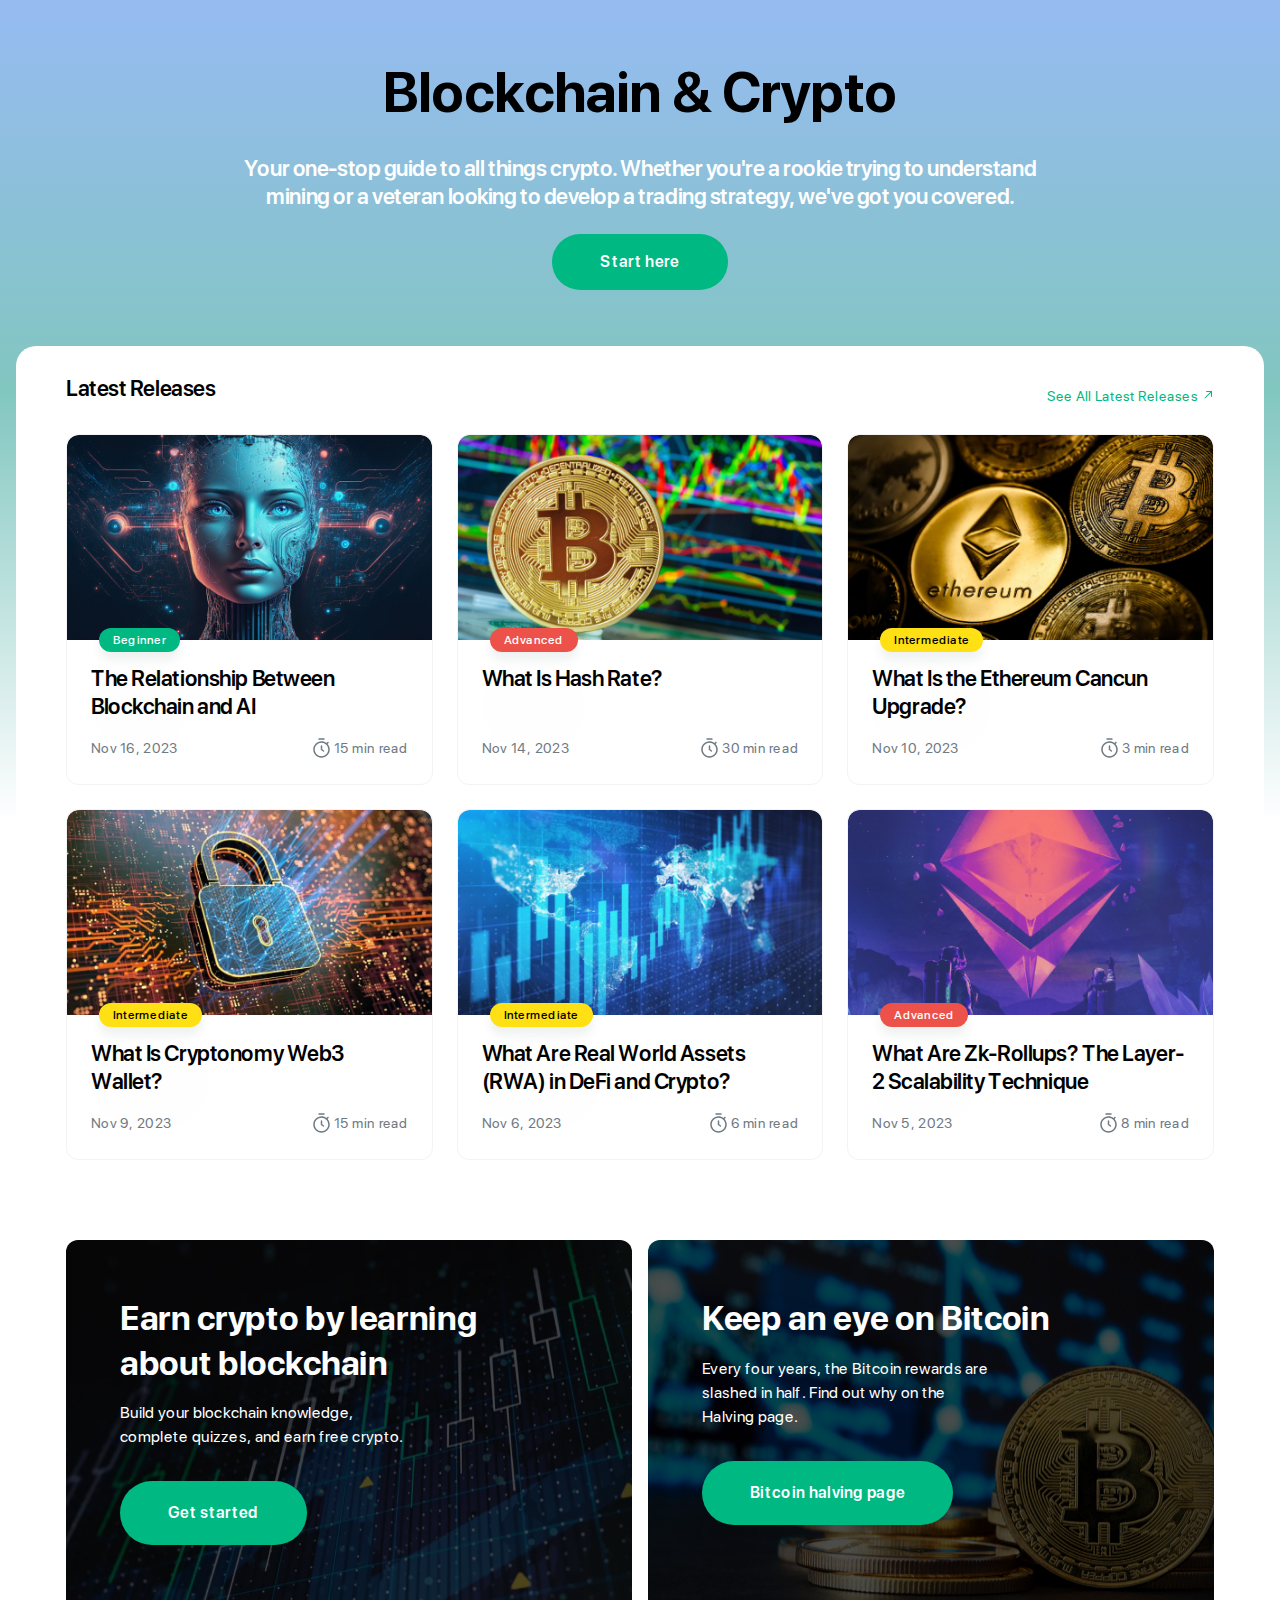
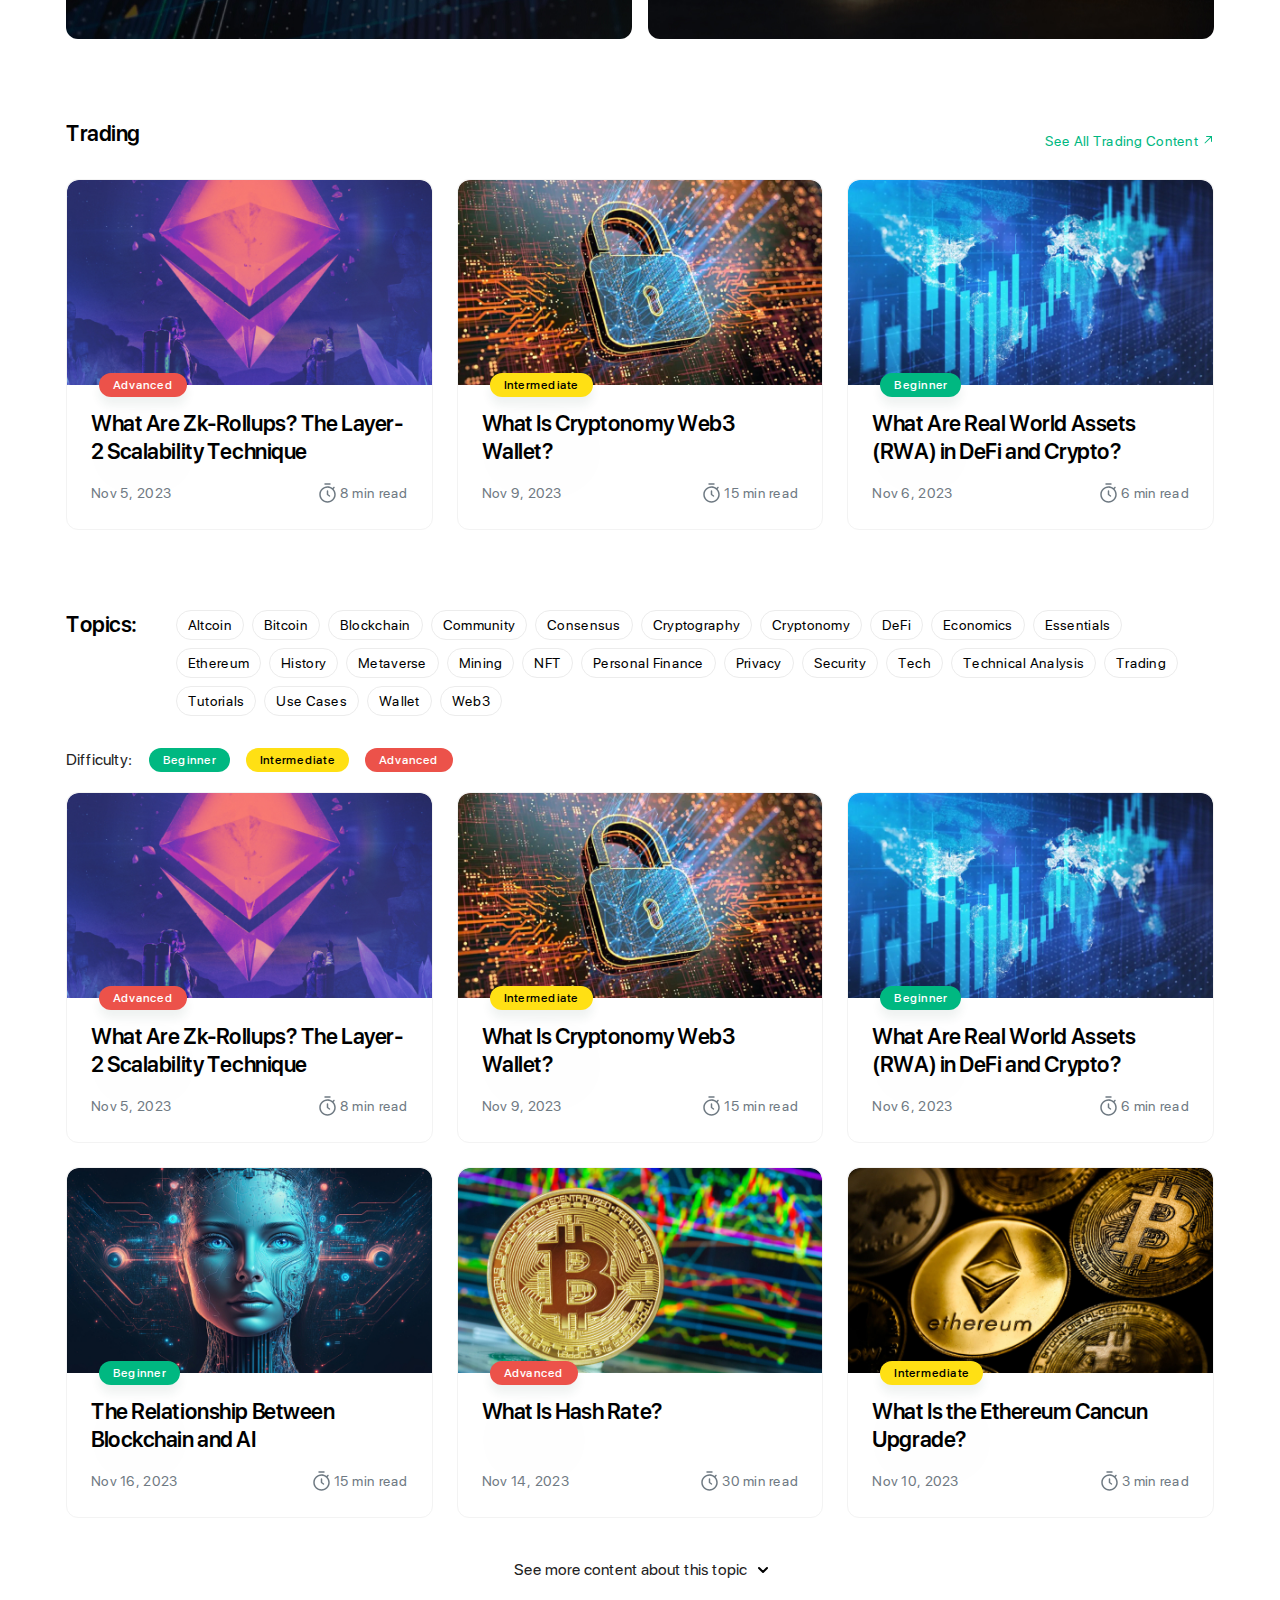
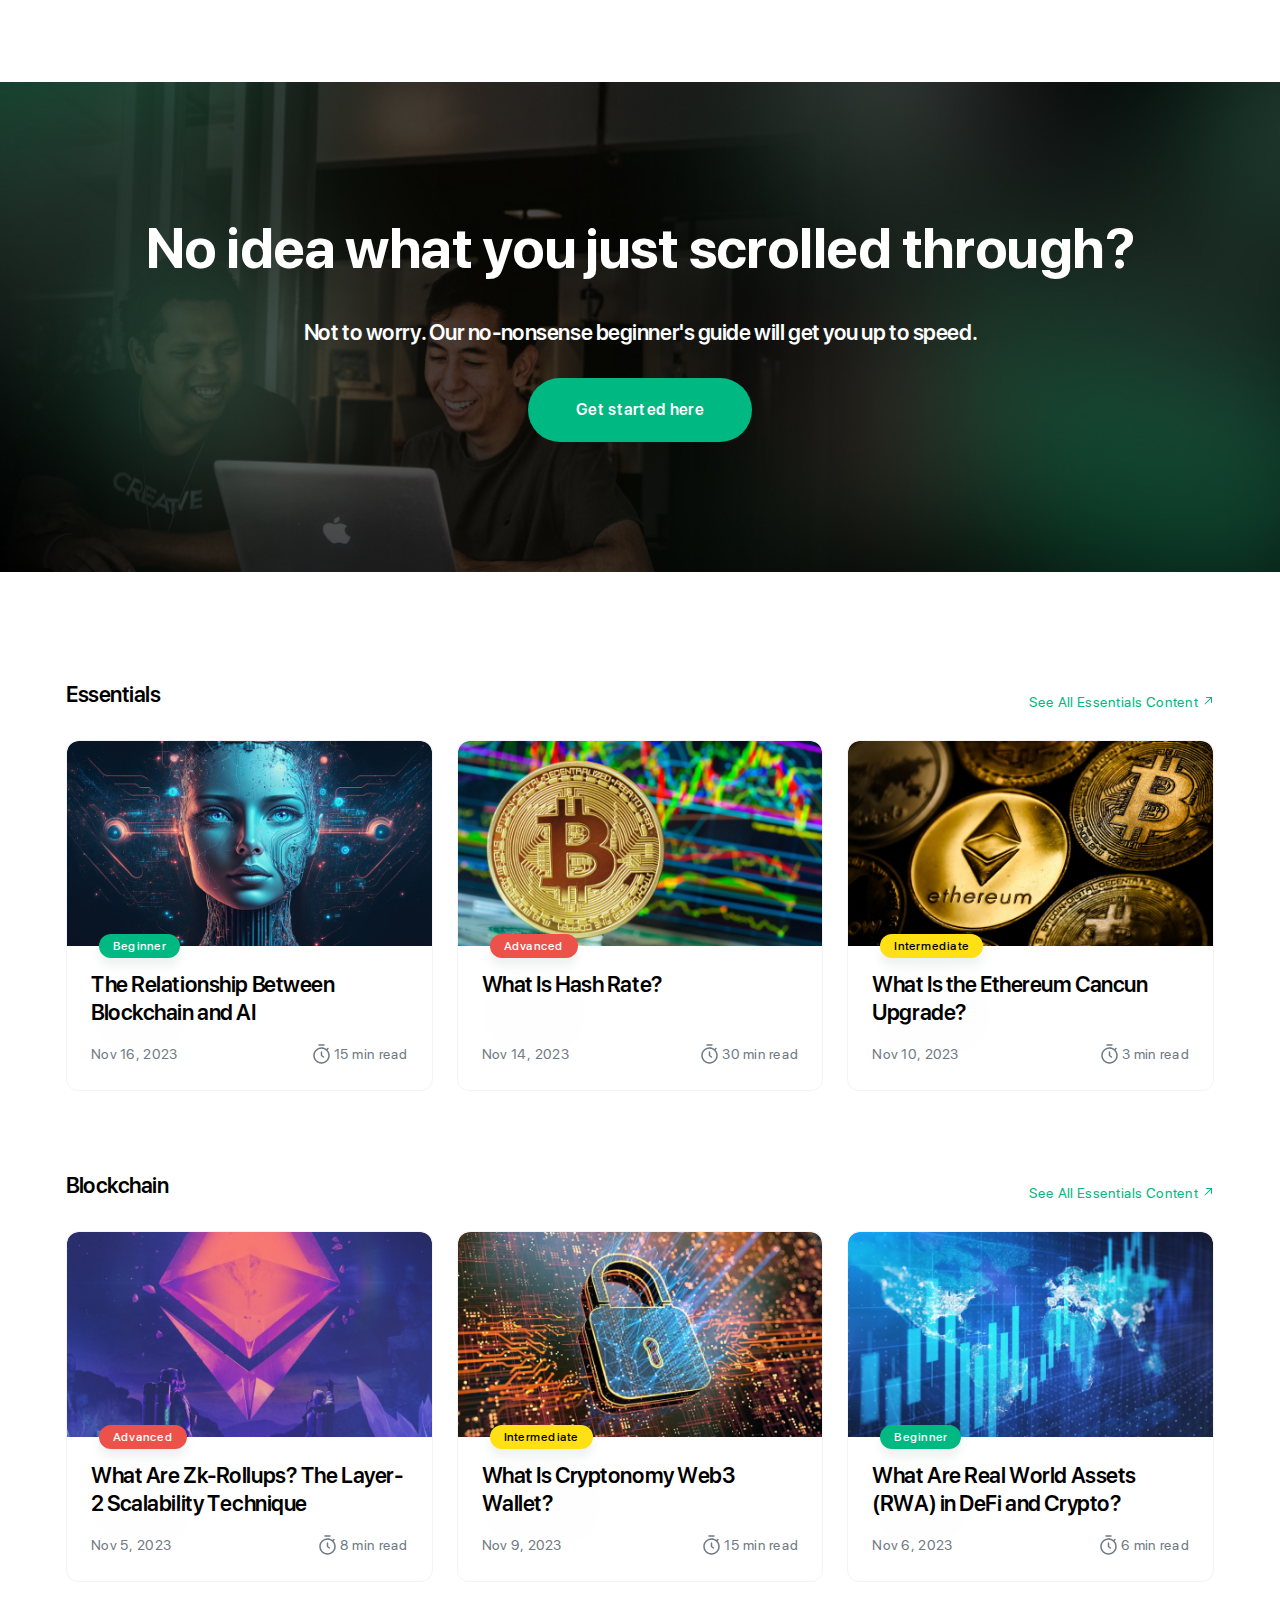
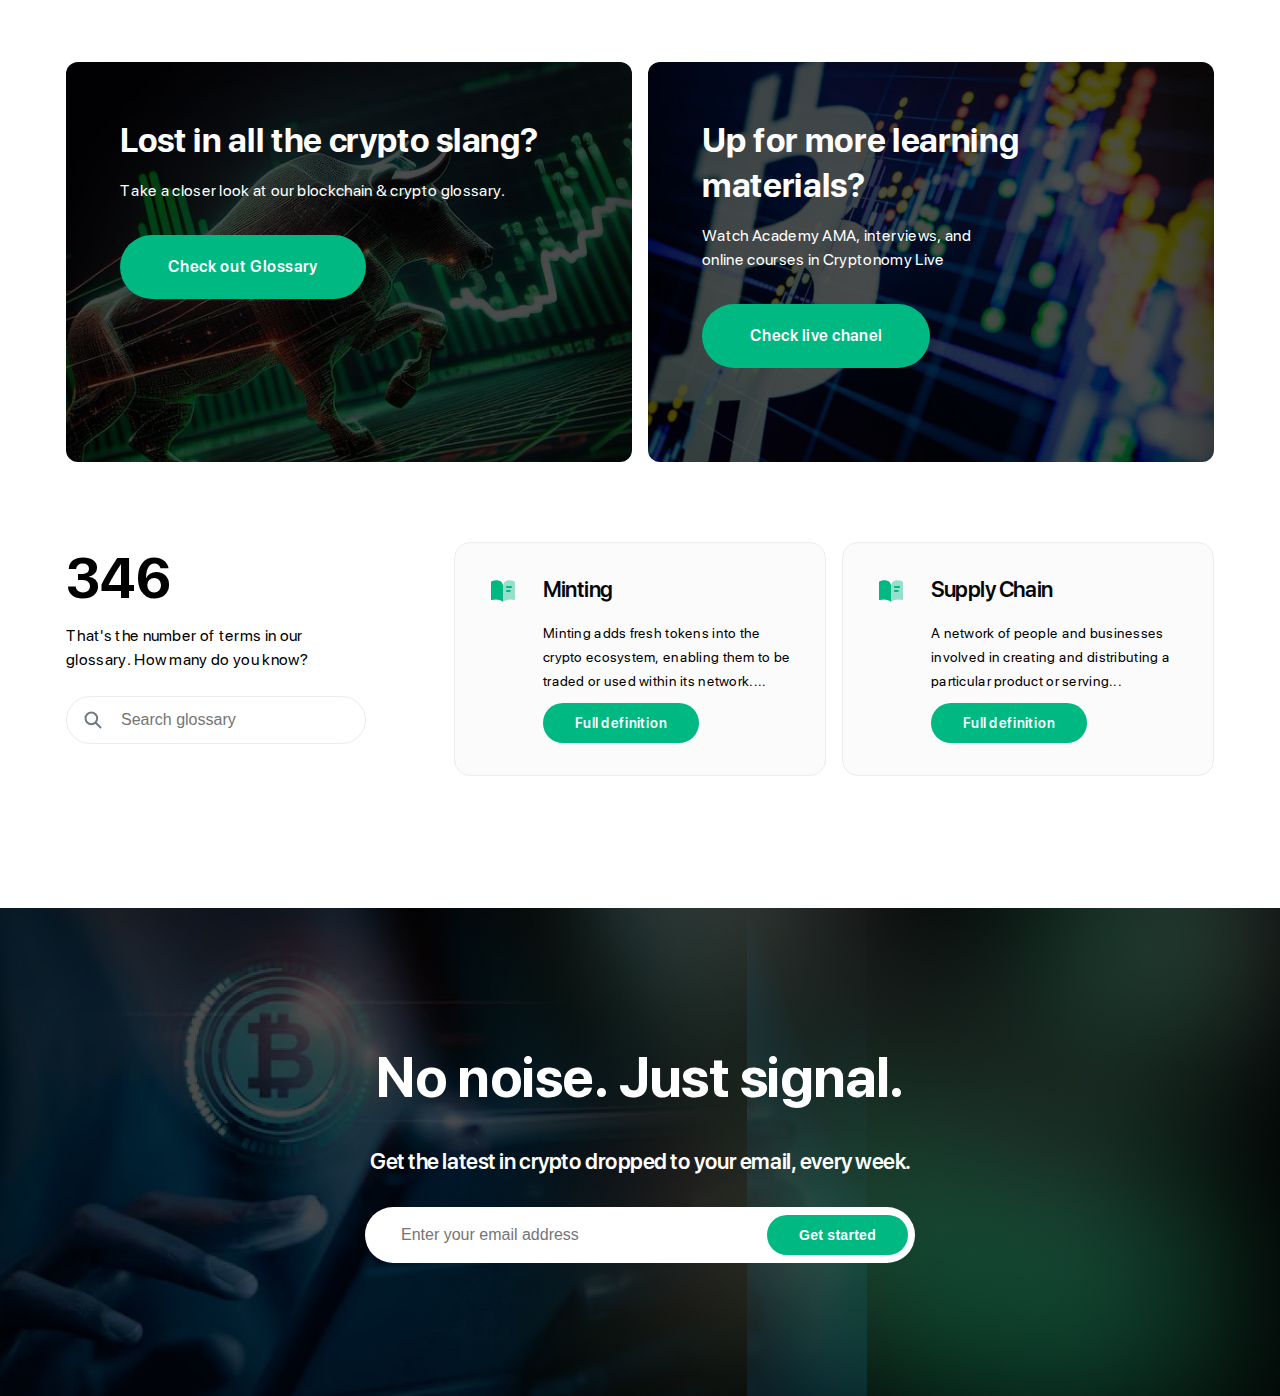
<file: blockchain.html>
<!DOCTYPE html>
<html lang="en">

<head>
	<meta charset="UTF-8">
	<meta name="viewport" content="width=device-width, initial-scale=1.0">
	<link rel="stylesheet" href="./css/reset.css">
	<link rel="stylesheet" href="./css/fonts.css">
	<link rel="stylesheet" href="./css/styles.css">
	<link rel="stylesheet" href="./css/blockchain.css">
	<title>Blockchain & Crypto</title>
</head>

<body>
	<main class='blockchain'>
		<div class="blockchain__bg"></div>
		<section class="blockchain-top">
			<div class="container">
				<div class="blockchain-top__inner">
					<h1 class="blockchain-top__title">Blockchain & Crypto</h1>
					<p class="blockchain-top__text">Your one-stop guide to all things crypto. Whether you're a rookie
						trying
						to understand mining or a veteran looking to develop a trading strategy, we've got you covered.
					</p>
					<a href="#" class='blockchain-top__link'>Start here</a>
				</div>
			</div>
		</section>
		<div class="blockchain__inner">
			<div class="blockchain__wrapper">
				<div class="blockchain-top__block">
					<h6 class="blockchain-top__block-name">Latest Releases</h6>
					<a href="#" class="blockchain-top__block-link">See All Latest Releases<svg
							xmlns="http://www.w3.org/2000/svg" width="12" height="12" viewBox="0 0 12 12" fill="none">
							<path
								d="M10 2.5V7.5C10 7.776 9.77652 8 9.50002 8C9.22352 8 9.00002 7.776 9.00002 7.5V3.70703L3.35353 9.35352C3.25603 9.45102 3.12802 9.5 3.00002 9.5C2.87202 9.5 2.744 9.45102 2.6465 9.35352C2.451 9.15802 2.451 8.84198 2.6465 8.64648L8.29299 3H4.50002C4.22352 3 4.00002 2.776 4.00002 2.5C4.00002 2.224 4.22352 2 4.50002 2H9.50002C9.56502 2 9.63006 2.01345 9.69106 2.03845C9.81356 2.08895 9.91107 2.18646 9.96157 2.30896C9.98707 2.36996 10 2.435 10 2.5Z"
								fill="#00B881" />
						</svg></a>
				</div>
				<div class="blockchain-main__box">
					<!-- box item 1 -->
					<a href='#' class="blockchain-main__item">
						<div class="blockchain-main__item-img">
							<img src="./img/blockchain/items/1.jpg" alt="">
							<p class="blockchain-main__item-level beginner">Beginner</p>
						</div>
						<div class="blockchain-main__item-content">
							<h4 class="blockchain-main__item-title">The Relationship Between Blockchain and AI</h4>
							<div class="blockchain-main__item-bottom">
								<div>Nov 16, 2023</div>
								<div class="blockchain-main__item-read"><svg xmlns="http://www.w3.org/2000/svg"
										width="24" height="24" viewBox="0 0 24 24" fill="none">
										<path
											d="M17.5979 7.96301L18.531 7.03003C18.824 6.73703 18.824 6.26199 18.531 5.96899C18.238 5.67599 17.763 5.67599 17.47 5.96899L16.4919 6.94702C15.1039 5.88702 13.377 5.25 11.5 5.25C6.951 5.25 3.25 8.951 3.25 13.5C3.25 18.049 6.951 21.75 11.5 21.75C16.049 21.75 19.75 18.049 19.75 13.5C19.75 11.368 18.9299 9.42901 17.5979 7.96301ZM11.5 20.25C7.778 20.25 4.75 17.222 4.75 13.5C4.75 9.778 7.778 6.75 11.5 6.75C15.222 6.75 18.25 9.778 18.25 13.5C18.25 17.222 15.222 20.25 11.5 20.25ZM13.95 14.4C14.281 14.649 14.3481 15.119 14.0991 15.45C13.9531 15.646 13.727 15.75 13.498 15.75C13.342 15.75 13.1841 15.701 13.0491 15.6L11.0491 14.1C10.8611 13.958 10.749 13.736 10.749 13.5V10C10.749 9.586 11.085 9.25 11.499 9.25C11.913 9.25 12.249 9.586 12.249 10V13.125L13.95 14.4ZM8.25 3C8.25 2.586 8.586 2.25 9 2.25H14C14.414 2.25 14.75 2.586 14.75 3C14.75 3.414 14.414 3.75 14 3.75H9C8.586 3.75 8.25 3.414 8.25 3Z"
											fill="#6F7A83" />
									</svg>15 min read</div>
							</div>
						</div>
					</a>
					<!-- end box item 1 -->
					<!-- box item 2 -->
					<a href='#' class="blockchain-main__item">
						<div class="blockchain-main__item-img">
							<img src="./img/blockchain/items/2.jpg" alt="">
							<p class="blockchain-main__item-level advanced">Advanced</p>
						</div>
						<div class="blockchain-main__item-content">
							<h4 class="blockchain-main__item-title">What Is Hash Rate?</h4>
							<div class="blockchain-main__item-bottom">
								<div>Nov 14, 2023</div>
								<div class="blockchain-main__item-read"><svg xmlns="http://www.w3.org/2000/svg"
										width="24" height="24" viewBox="0 0 24 24" fill="none">
										<path
											d="M17.5979 7.96301L18.531 7.03003C18.824 6.73703 18.824 6.26199 18.531 5.96899C18.238 5.67599 17.763 5.67599 17.47 5.96899L16.4919 6.94702C15.1039 5.88702 13.377 5.25 11.5 5.25C6.951 5.25 3.25 8.951 3.25 13.5C3.25 18.049 6.951 21.75 11.5 21.75C16.049 21.75 19.75 18.049 19.75 13.5C19.75 11.368 18.9299 9.42901 17.5979 7.96301ZM11.5 20.25C7.778 20.25 4.75 17.222 4.75 13.5C4.75 9.778 7.778 6.75 11.5 6.75C15.222 6.75 18.25 9.778 18.25 13.5C18.25 17.222 15.222 20.25 11.5 20.25ZM13.95 14.4C14.281 14.649 14.3481 15.119 14.0991 15.45C13.9531 15.646 13.727 15.75 13.498 15.75C13.342 15.75 13.1841 15.701 13.0491 15.6L11.0491 14.1C10.8611 13.958 10.749 13.736 10.749 13.5V10C10.749 9.586 11.085 9.25 11.499 9.25C11.913 9.25 12.249 9.586 12.249 10V13.125L13.95 14.4ZM8.25 3C8.25 2.586 8.586 2.25 9 2.25H14C14.414 2.25 14.75 2.586 14.75 3C14.75 3.414 14.414 3.75 14 3.75H9C8.586 3.75 8.25 3.414 8.25 3Z"
											fill="#6F7A83" />
									</svg> 30 min read</div>
							</div>
						</div>
					</a>
					<!-- end box item 2 -->
					<!-- box item 3 -->
					<a href='#' class="blockchain-main__item">
						<div class="blockchain-main__item-img">
							<img src="./img/blockchain/items/3.jpg" alt="">
							<p class="blockchain-main__item-level intermediate">Intermediate</p>
						</div>
						<div class="blockchain-main__item-content">
							<h4 class="blockchain-main__item-title">What Is the Ethereum Cancun Upgrade?</h4>
							<div class="blockchain-main__item-bottom">
								<div>Nov 10, 2023</div>
								<div class="blockchain-main__item-read"><svg xmlns="http://www.w3.org/2000/svg"
										width="24" height="24" viewBox="0 0 24 24" fill="none">
										<path
											d="M17.5979 7.96301L18.531 7.03003C18.824 6.73703 18.824 6.26199 18.531 5.96899C18.238 5.67599 17.763 5.67599 17.47 5.96899L16.4919 6.94702C15.1039 5.88702 13.377 5.25 11.5 5.25C6.951 5.25 3.25 8.951 3.25 13.5C3.25 18.049 6.951 21.75 11.5 21.75C16.049 21.75 19.75 18.049 19.75 13.5C19.75 11.368 18.9299 9.42901 17.5979 7.96301ZM11.5 20.25C7.778 20.25 4.75 17.222 4.75 13.5C4.75 9.778 7.778 6.75 11.5 6.75C15.222 6.75 18.25 9.778 18.25 13.5C18.25 17.222 15.222 20.25 11.5 20.25ZM13.95 14.4C14.281 14.649 14.3481 15.119 14.0991 15.45C13.9531 15.646 13.727 15.75 13.498 15.75C13.342 15.75 13.1841 15.701 13.0491 15.6L11.0491 14.1C10.8611 13.958 10.749 13.736 10.749 13.5V10C10.749 9.586 11.085 9.25 11.499 9.25C11.913 9.25 12.249 9.586 12.249 10V13.125L13.95 14.4ZM8.25 3C8.25 2.586 8.586 2.25 9 2.25H14C14.414 2.25 14.75 2.586 14.75 3C14.75 3.414 14.414 3.75 14 3.75H9C8.586 3.75 8.25 3.414 8.25 3Z"
											fill="#6F7A83" />
									</svg> 3 min read</div>
							</div>
						</div>
					</a>
					<!-- end box item 3 -->
					<!-- box item 4 -->
					<a href='#' class="blockchain-main__item">
						<div class="blockchain-main__item-img">
							<img src="./img/blockchain/items/4.jpg" alt="">
							<p class="blockchain-main__item-level intermediate">Intermediate</p>
						</div>
						<div class="blockchain-main__item-content">
							<h4 class="blockchain-main__item-title">What Is Cryptonomy Web3 Wallet?</h4>
							<div class="blockchain-main__item-bottom">
								<div>Nov 9, 2023</div>
								<div class="blockchain-main__item-read"><svg xmlns="http://www.w3.org/2000/svg"
										width="24" height="24" viewBox="0 0 24 24" fill="none">
										<path
											d="M17.5979 7.96301L18.531 7.03003C18.824 6.73703 18.824 6.26199 18.531 5.96899C18.238 5.67599 17.763 5.67599 17.47 5.96899L16.4919 6.94702C15.1039 5.88702 13.377 5.25 11.5 5.25C6.951 5.25 3.25 8.951 3.25 13.5C3.25 18.049 6.951 21.75 11.5 21.75C16.049 21.75 19.75 18.049 19.75 13.5C19.75 11.368 18.9299 9.42901 17.5979 7.96301ZM11.5 20.25C7.778 20.25 4.75 17.222 4.75 13.5C4.75 9.778 7.778 6.75 11.5 6.75C15.222 6.75 18.25 9.778 18.25 13.5C18.25 17.222 15.222 20.25 11.5 20.25ZM13.95 14.4C14.281 14.649 14.3481 15.119 14.0991 15.45C13.9531 15.646 13.727 15.75 13.498 15.75C13.342 15.75 13.1841 15.701 13.0491 15.6L11.0491 14.1C10.8611 13.958 10.749 13.736 10.749 13.5V10C10.749 9.586 11.085 9.25 11.499 9.25C11.913 9.25 12.249 9.586 12.249 10V13.125L13.95 14.4ZM8.25 3C8.25 2.586 8.586 2.25 9 2.25H14C14.414 2.25 14.75 2.586 14.75 3C14.75 3.414 14.414 3.75 14 3.75H9C8.586 3.75 8.25 3.414 8.25 3Z"
											fill="#6F7A83" />
									</svg>15 min read</div>
							</div>
						</div>
					</a>
					<!-- end box item 4 -->
					<!-- box item 5 -->
					<a href='#' class="blockchain-main__item">
						<div class="blockchain-main__item-img">
							<img src="./img/blockchain/items/5.jpg" alt="">
							<p class="blockchain-main__item-level intermediate">Intermediate</p>
						</div>
						<div class="blockchain-main__item-content">
							<h4 class="blockchain-main__item-title">What Are Real World Assets (RWA) in DeFi and Crypto?
							</h4>
							<div class="blockchain-main__item-bottom">
								<div>Nov 6, 2023</div>
								<div class="blockchain-main__item-read"><svg xmlns="http://www.w3.org/2000/svg"
										width="24" height="24" viewBox="0 0 24 24" fill="none">
										<path
											d="M17.5979 7.96301L18.531 7.03003C18.824 6.73703 18.824 6.26199 18.531 5.96899C18.238 5.67599 17.763 5.67599 17.47 5.96899L16.4919 6.94702C15.1039 5.88702 13.377 5.25 11.5 5.25C6.951 5.25 3.25 8.951 3.25 13.5C3.25 18.049 6.951 21.75 11.5 21.75C16.049 21.75 19.75 18.049 19.75 13.5C19.75 11.368 18.9299 9.42901 17.5979 7.96301ZM11.5 20.25C7.778 20.25 4.75 17.222 4.75 13.5C4.75 9.778 7.778 6.75 11.5 6.75C15.222 6.75 18.25 9.778 18.25 13.5C18.25 17.222 15.222 20.25 11.5 20.25ZM13.95 14.4C14.281 14.649 14.3481 15.119 14.0991 15.45C13.9531 15.646 13.727 15.75 13.498 15.75C13.342 15.75 13.1841 15.701 13.0491 15.6L11.0491 14.1C10.8611 13.958 10.749 13.736 10.749 13.5V10C10.749 9.586 11.085 9.25 11.499 9.25C11.913 9.25 12.249 9.586 12.249 10V13.125L13.95 14.4ZM8.25 3C8.25 2.586 8.586 2.25 9 2.25H14C14.414 2.25 14.75 2.586 14.75 3C14.75 3.414 14.414 3.75 14 3.75H9C8.586 3.75 8.25 3.414 8.25 3Z"
											fill="#6F7A83" />
									</svg> 6 min read</div>
							</div>
						</div>
					</a>
					<!-- end box item 5 -->
					<!-- box item 6 -->
					<a href='#' class="blockchain-main__item">
						<div class="blockchain-main__item-img">
							<img src="./img/blockchain/items/6.jpg" alt="">
							<p class="blockchain-main__item-level advanced">Advanced</p>
						</div>
						<div class="blockchain-main__item-content">
							<h4 class="blockchain-main__item-title">What Are Zk-Rollups? The Layer-2 Scalability
								Technique
							</h4>
							<div class="blockchain-main__item-bottom">
								<div>Nov 5, 2023</div>
								<div class="blockchain-main__item-read"><svg xmlns="http://www.w3.org/2000/svg"
										width="24" height="24" viewBox="0 0 24 24" fill="none">
										<path
											d="M17.5979 7.96301L18.531 7.03003C18.824 6.73703 18.824 6.26199 18.531 5.96899C18.238 5.67599 17.763 5.67599 17.47 5.96899L16.4919 6.94702C15.1039 5.88702 13.377 5.25 11.5 5.25C6.951 5.25 3.25 8.951 3.25 13.5C3.25 18.049 6.951 21.75 11.5 21.75C16.049 21.75 19.75 18.049 19.75 13.5C19.75 11.368 18.9299 9.42901 17.5979 7.96301ZM11.5 20.25C7.778 20.25 4.75 17.222 4.75 13.5C4.75 9.778 7.778 6.75 11.5 6.75C15.222 6.75 18.25 9.778 18.25 13.5C18.25 17.222 15.222 20.25 11.5 20.25ZM13.95 14.4C14.281 14.649 14.3481 15.119 14.0991 15.45C13.9531 15.646 13.727 15.75 13.498 15.75C13.342 15.75 13.1841 15.701 13.0491 15.6L11.0491 14.1C10.8611 13.958 10.749 13.736 10.749 13.5V10C10.749 9.586 11.085 9.25 11.499 9.25C11.913 9.25 12.249 9.586 12.249 10V13.125L13.95 14.4ZM8.25 3C8.25 2.586 8.586 2.25 9 2.25H14C14.414 2.25 14.75 2.586 14.75 3C14.75 3.414 14.414 3.75 14 3.75H9C8.586 3.75 8.25 3.414 8.25 3Z"
											fill="#6F7A83" />
									</svg>8 min read</div>
							</div>
						</div>
					</a>
					<!-- end box item 6 -->
				</div>
				<!-- end box -->
				<!-- Banners -->
				<div class="blockchain-banners">
					<div class="blockchain-banner__earn">
						<img class="blockchain-banner__earn-img" src="./img/blockchain/banners/1.jpg" alt="">
						<div class="blockchain-banner__earn-content">
							<h4 class="blockchain-banner__earn-title">Earn crypto by learning about blockchain</h4>
							<p class="blockchain-banner__earn-text">Build your blockchain knowledge, complete quizzes,
								and earn free crypto.</p>
							<a href="#" class="blockchain-banner__earn-link">Get started</a>
						</div>
					</div>
					<div class="blockchain-banner__keep">
						<img class="blockchain-banner__keep-img" src="./img/blockchain/banners/2.jpg" alt="">
						<div class="blockchain-banner__keep-content">
							<h4 class="blockchain-banner__keep-title">Keep an eye on Bitcoin</h4>
							<p class="blockchain-banner__keep-text">Every four years, the Bitcoin rewards are slashed in
								half. Find out why on the Halving page.</p>
							<a href="#" class="blockchain-banner__keep-link">Bitcoin halving page</a>
						</div>
					</div>
				</div>
				<!-- End Banners -->
				<div class="blockchain-top__block">
					<h6 class="blockchain-top__block-name">Trading</h6>
					<a href="#" class="blockchain-top__block-link">See All Trading Content<svg
							xmlns="http://www.w3.org/2000/svg" width="12" height="12" viewBox="0 0 12 12" fill="none">
							<path
								d="M10 2.5V7.5C10 7.776 9.77652 8 9.50002 8C9.22352 8 9.00002 7.776 9.00002 7.5V3.70703L3.35353 9.35352C3.25603 9.45102 3.12802 9.5 3.00002 9.5C2.87202 9.5 2.744 9.45102 2.6465 9.35352C2.451 9.15802 2.451 8.84198 2.6465 8.64648L8.29299 3H4.50002C4.22352 3 4.00002 2.776 4.00002 2.5C4.00002 2.224 4.22352 2 4.50002 2H9.50002C9.56502 2 9.63006 2.01345 9.69106 2.03845C9.81356 2.08895 9.91107 2.18646 9.96157 2.30896C9.98707 2.36996 10 2.435 10 2.5Z"
								fill="#00B881" />
						</svg></a>
				</div>
				<div class="blockchain-main__box">
					<!-- box item 7 -->
					<a href='#' class="blockchain-main__item">
						<div class="blockchain-main__item-img">
							<img src="./img/blockchain/items/7.jpg" alt="">
							<p class="blockchain-main__item-level advanced">Advanced</p>
						</div>
						<div class="blockchain-main__item-content">
							<h4 class="blockchain-main__item-title">What Are Zk-Rollups? The Layer-2 Scalability
								Technique</h4>
							<div class="blockchain-main__item-bottom">
								<div>Nov 5, 2023</div>
								<div class="blockchain-main__item-read"><svg xmlns="http://www.w3.org/2000/svg"
										width="24" height="24" viewBox="0 0 24 24" fill="none">
										<path
											d="M17.5979 7.96301L18.531 7.03003C18.824 6.73703 18.824 6.26199 18.531 5.96899C18.238 5.67599 17.763 5.67599 17.47 5.96899L16.4919 6.94702C15.1039 5.88702 13.377 5.25 11.5 5.25C6.951 5.25 3.25 8.951 3.25 13.5C3.25 18.049 6.951 21.75 11.5 21.75C16.049 21.75 19.75 18.049 19.75 13.5C19.75 11.368 18.9299 9.42901 17.5979 7.96301ZM11.5 20.25C7.778 20.25 4.75 17.222 4.75 13.5C4.75 9.778 7.778 6.75 11.5 6.75C15.222 6.75 18.25 9.778 18.25 13.5C18.25 17.222 15.222 20.25 11.5 20.25ZM13.95 14.4C14.281 14.649 14.3481 15.119 14.0991 15.45C13.9531 15.646 13.727 15.75 13.498 15.75C13.342 15.75 13.1841 15.701 13.0491 15.6L11.0491 14.1C10.8611 13.958 10.749 13.736 10.749 13.5V10C10.749 9.586 11.085 9.25 11.499 9.25C11.913 9.25 12.249 9.586 12.249 10V13.125L13.95 14.4ZM8.25 3C8.25 2.586 8.586 2.25 9 2.25H14C14.414 2.25 14.75 2.586 14.75 3C14.75 3.414 14.414 3.75 14 3.75H9C8.586 3.75 8.25 3.414 8.25 3Z"
											fill="#6F7A83" />
									</svg> 8 min read</div>
							</div>
						</div>
					</a>
					<!-- end box item 7 -->
					<!-- box item 8 -->
					<a href='#' class="blockchain-main__item">
						<div class="blockchain-main__item-img">
							<img src="./img/blockchain/items/8.jpg" alt="">
							<p class="blockchain-main__item-level intermediate">Intermediate</p>
						</div>
						<div class="blockchain-main__item-content">
							<h4 class="blockchain-main__item-title">What Is Cryptonomy Web3 Wallet?</h4>
							<div class="blockchain-main__item-bottom">
								<div>Nov 9, 2023</div>
								<div class="blockchain-main__item-read"><svg xmlns="http://www.w3.org/2000/svg"
										width="24" height="24" viewBox="0 0 24 24" fill="none">
										<path
											d="M17.5979 7.96301L18.531 7.03003C18.824 6.73703 18.824 6.26199 18.531 5.96899C18.238 5.67599 17.763 5.67599 17.47 5.96899L16.4919 6.94702C15.1039 5.88702 13.377 5.25 11.5 5.25C6.951 5.25 3.25 8.951 3.25 13.5C3.25 18.049 6.951 21.75 11.5 21.75C16.049 21.75 19.75 18.049 19.75 13.5C19.75 11.368 18.9299 9.42901 17.5979 7.96301ZM11.5 20.25C7.778 20.25 4.75 17.222 4.75 13.5C4.75 9.778 7.778 6.75 11.5 6.75C15.222 6.75 18.25 9.778 18.25 13.5C18.25 17.222 15.222 20.25 11.5 20.25ZM13.95 14.4C14.281 14.649 14.3481 15.119 14.0991 15.45C13.9531 15.646 13.727 15.75 13.498 15.75C13.342 15.75 13.1841 15.701 13.0491 15.6L11.0491 14.1C10.8611 13.958 10.749 13.736 10.749 13.5V10C10.749 9.586 11.085 9.25 11.499 9.25C11.913 9.25 12.249 9.586 12.249 10V13.125L13.95 14.4ZM8.25 3C8.25 2.586 8.586 2.25 9 2.25H14C14.414 2.25 14.75 2.586 14.75 3C14.75 3.414 14.414 3.75 14 3.75H9C8.586 3.75 8.25 3.414 8.25 3Z"
											fill="#6F7A83" />
									</svg> 15 min read</div>
							</div>
						</div>
					</a>
					<!-- end box item 8 -->
					<!-- box item 9 -->
					<a href='#' class="blockchain-main__item">
						<div class="blockchain-main__item-img">
							<img src="./img/blockchain/items/9.jpg" alt="">
							<p class="blockchain-main__item-level beginner">Beginner</p>
						</div>
						<div class="blockchain-main__item-content">
							<h4 class="blockchain-main__item-title">What Are Real World Assets (RWA) in DeFi and Crypto?
							</h4>
							<div class="blockchain-main__item-bottom">
								<div>Nov 6, 2023</div>
								<div class="blockchain-main__item-read"><svg xmlns="http://www.w3.org/2000/svg"
										width="24" height="24" viewBox="0 0 24 24" fill="none">
										<path
											d="M17.5979 7.96301L18.531 7.03003C18.824 6.73703 18.824 6.26199 18.531 5.96899C18.238 5.67599 17.763 5.67599 17.47 5.96899L16.4919 6.94702C15.1039 5.88702 13.377 5.25 11.5 5.25C6.951 5.25 3.25 8.951 3.25 13.5C3.25 18.049 6.951 21.75 11.5 21.75C16.049 21.75 19.75 18.049 19.75 13.5C19.75 11.368 18.9299 9.42901 17.5979 7.96301ZM11.5 20.25C7.778 20.25 4.75 17.222 4.75 13.5C4.75 9.778 7.778 6.75 11.5 6.75C15.222 6.75 18.25 9.778 18.25 13.5C18.25 17.222 15.222 20.25 11.5 20.25ZM13.95 14.4C14.281 14.649 14.3481 15.119 14.0991 15.45C13.9531 15.646 13.727 15.75 13.498 15.75C13.342 15.75 13.1841 15.701 13.0491 15.6L11.0491 14.1C10.8611 13.958 10.749 13.736 10.749 13.5V10C10.749 9.586 11.085 9.25 11.499 9.25C11.913 9.25 12.249 9.586 12.249 10V13.125L13.95 14.4ZM8.25 3C8.25 2.586 8.586 2.25 9 2.25H14C14.414 2.25 14.75 2.586 14.75 3C14.75 3.414 14.414 3.75 14 3.75H9C8.586 3.75 8.25 3.414 8.25 3Z"
											fill="#6F7A83" />
									</svg> 6 min read</div>
							</div>
						</div>
					</a>
					<!-- end box item 9 -->
				</div>
				<!-- end box -->
				<!-- Topic -->
				<div class="blockchain-main__topic">
					<div class="blockchain-main__topic-left">Topics:</div>
					<div class="blockchain-main__topic-box">
						<div class="blockchain-main__topic-item">Altcoin</div>
						<div class="blockchain-main__topic-item">Bitcoin</div>
						<div class="blockchain-main__topic-item">Blockchain</div>
						<div class="blockchain-main__topic-item">Community</div>
						<div class="blockchain-main__topic-item">Consensus</div>
						<div class="blockchain-main__topic-item">Cryptography</div>
						<div class="blockchain-main__topic-item">Cryptonomy</div>
						<div class="blockchain-main__topic-item">DeFi</div>
						<div class="blockchain-main__topic-item">Economics</div>
						<div class="blockchain-main__topic-item">Essentials</div>
						<div class="blockchain-main__topic-item">Ethereum</div>
						<div class="blockchain-main__topic-item">History</div>
						<div class="blockchain-main__topic-item">Metaverse</div>
						<div class="blockchain-main__topic-item">Mining</div>
						<div class="blockchain-main__topic-item">NFT</div>
						<div class="blockchain-main__topic-item">Personal Finance</div>
						<div class="blockchain-main__topic-item">Privacy</div>
						<div class="blockchain-main__topic-item">Security</div>
						<div class="blockchain-main__topic-item">Tech</div>
						<div class="blockchain-main__topic-item">Technical Analysis</div>
						<div class="blockchain-main__topic-item">Trading</div>
						<div class="blockchain-main__topic-item">Tutorials</div>
						<div class="blockchain-main__topic-item">Use Cases</div>
						<div class="blockchain-main__topic-item">Wallet</div>
						<div class="blockchain-main__topic-item">Web3</div>
					</div>
				</div>
				<!-- End Topic -->
				<!-- Difficulty -->
				<div class="blockchain-main__difficulty">
					<div class="blockchain-main__difficulty-top">
						<div class="blockchain-main__difficulty-name">Difficulty:</div>
						<div class="blockchain-main__difficulty-tags">
							<div class="blockchain-main__difficulty-tag beginner">Beginner</div>
							<div class="blockchain-main__difficulty-tag intermediate">Intermediate</div>
							<div class="blockchain-main__difficulty-tag advanced">Advanced</div>
						</div>
					</div>
					<div class="blockchain-main__box">
						<!-- box item 10 -->
						<a href='#' class="blockchain-main__item">
							<div class="blockchain-main__item-img">
								<img src="./img/blockchain/items/7.jpg" alt="">
								<p class="blockchain-main__item-level advanced">Advanced</p>
							</div>
							<div class="blockchain-main__item-content">
								<h4 class="blockchain-main__item-title">What Are Zk-Rollups? The Layer-2 Scalability
									Technique</h4>
								<div class="blockchain-main__item-bottom">
									<div>Nov 5, 2023</div>
									<div class="blockchain-main__item-read"><svg xmlns="http://www.w3.org/2000/svg"
											width="24" height="24" viewBox="0 0 24 24" fill="none">
											<path
												d="M17.5979 7.96301L18.531 7.03003C18.824 6.73703 18.824 6.26199 18.531 5.96899C18.238 5.67599 17.763 5.67599 17.47 5.96899L16.4919 6.94702C15.1039 5.88702 13.377 5.25 11.5 5.25C6.951 5.25 3.25 8.951 3.25 13.5C3.25 18.049 6.951 21.75 11.5 21.75C16.049 21.75 19.75 18.049 19.75 13.5C19.75 11.368 18.9299 9.42901 17.5979 7.96301ZM11.5 20.25C7.778 20.25 4.75 17.222 4.75 13.5C4.75 9.778 7.778 6.75 11.5 6.75C15.222 6.75 18.25 9.778 18.25 13.5C18.25 17.222 15.222 20.25 11.5 20.25ZM13.95 14.4C14.281 14.649 14.3481 15.119 14.0991 15.45C13.9531 15.646 13.727 15.75 13.498 15.75C13.342 15.75 13.1841 15.701 13.0491 15.6L11.0491 14.1C10.8611 13.958 10.749 13.736 10.749 13.5V10C10.749 9.586 11.085 9.25 11.499 9.25C11.913 9.25 12.249 9.586 12.249 10V13.125L13.95 14.4ZM8.25 3C8.25 2.586 8.586 2.25 9 2.25H14C14.414 2.25 14.75 2.586 14.75 3C14.75 3.414 14.414 3.75 14 3.75H9C8.586 3.75 8.25 3.414 8.25 3Z"
												fill="#6F7A83" />
										</svg> 8 min read</div>
								</div>
							</div>
						</a>
						<!-- end box item 10 -->
						<!-- box item 11 -->
						<a href='#' class="blockchain-main__item">
							<div class="blockchain-main__item-img">
								<img src="./img/blockchain/items/8.jpg" alt="">
								<p class="blockchain-main__item-level intermediate">Intermediate</p>
							</div>
							<div class="blockchain-main__item-content">
								<h4 class="blockchain-main__item-title">What Is Cryptonomy Web3 Wallet?</h4>
								<div class="blockchain-main__item-bottom">
									<div>Nov 9, 2023</div>
									<div class="blockchain-main__item-read"><svg xmlns="http://www.w3.org/2000/svg"
											width="24" height="24" viewBox="0 0 24 24" fill="none">
											<path
												d="M17.5979 7.96301L18.531 7.03003C18.824 6.73703 18.824 6.26199 18.531 5.96899C18.238 5.67599 17.763 5.67599 17.47 5.96899L16.4919 6.94702C15.1039 5.88702 13.377 5.25 11.5 5.25C6.951 5.25 3.25 8.951 3.25 13.5C3.25 18.049 6.951 21.75 11.5 21.75C16.049 21.75 19.75 18.049 19.75 13.5C19.75 11.368 18.9299 9.42901 17.5979 7.96301ZM11.5 20.25C7.778 20.25 4.75 17.222 4.75 13.5C4.75 9.778 7.778 6.75 11.5 6.75C15.222 6.75 18.25 9.778 18.25 13.5C18.25 17.222 15.222 20.25 11.5 20.25ZM13.95 14.4C14.281 14.649 14.3481 15.119 14.0991 15.45C13.9531 15.646 13.727 15.75 13.498 15.75C13.342 15.75 13.1841 15.701 13.0491 15.6L11.0491 14.1C10.8611 13.958 10.749 13.736 10.749 13.5V10C10.749 9.586 11.085 9.25 11.499 9.25C11.913 9.25 12.249 9.586 12.249 10V13.125L13.95 14.4ZM8.25 3C8.25 2.586 8.586 2.25 9 2.25H14C14.414 2.25 14.75 2.586 14.75 3C14.75 3.414 14.414 3.75 14 3.75H9C8.586 3.75 8.25 3.414 8.25 3Z"
												fill="#6F7A83" />
										</svg> 15 min read</div>
								</div>
							</div>
						</a>
						<!-- end box item 11 -->
						<!-- box item 12 -->
						<a href='#' class="blockchain-main__item">
							<div class="blockchain-main__item-img">
								<img src="./img/blockchain/items/9.jpg" alt="">
								<p class="blockchain-main__item-level beginner">Beginner</p>
							</div>
							<div class="blockchain-main__item-content">
								<h4 class="blockchain-main__item-title">What Are Real World Assets (RWA) in DeFi and
									Crypto?
								</h4>
								<div class="blockchain-main__item-bottom">
									<div>Nov 6, 2023</div>
									<div class="blockchain-main__item-read"><svg xmlns="http://www.w3.org/2000/svg"
											width="24" height="24" viewBox="0 0 24 24" fill="none">
											<path
												d="M17.5979 7.96301L18.531 7.03003C18.824 6.73703 18.824 6.26199 18.531 5.96899C18.238 5.67599 17.763 5.67599 17.47 5.96899L16.4919 6.94702C15.1039 5.88702 13.377 5.25 11.5 5.25C6.951 5.25 3.25 8.951 3.25 13.5C3.25 18.049 6.951 21.75 11.5 21.75C16.049 21.75 19.75 18.049 19.75 13.5C19.75 11.368 18.9299 9.42901 17.5979 7.96301ZM11.5 20.25C7.778 20.25 4.75 17.222 4.75 13.5C4.75 9.778 7.778 6.75 11.5 6.75C15.222 6.75 18.25 9.778 18.25 13.5C18.25 17.222 15.222 20.25 11.5 20.25ZM13.95 14.4C14.281 14.649 14.3481 15.119 14.0991 15.45C13.9531 15.646 13.727 15.75 13.498 15.75C13.342 15.75 13.1841 15.701 13.0491 15.6L11.0491 14.1C10.8611 13.958 10.749 13.736 10.749 13.5V10C10.749 9.586 11.085 9.25 11.499 9.25C11.913 9.25 12.249 9.586 12.249 10V13.125L13.95 14.4ZM8.25 3C8.25 2.586 8.586 2.25 9 2.25H14C14.414 2.25 14.75 2.586 14.75 3C14.75 3.414 14.414 3.75 14 3.75H9C8.586 3.75 8.25 3.414 8.25 3Z"
												fill="#6F7A83" />
										</svg> 6 min read</div>
								</div>
							</div>
						</a>
						<!-- end box item 12 -->
						<!-- box item 13 -->
						<a href='#' class="blockchain-main__item">
							<div class="blockchain-main__item-img">
								<img src="./img/blockchain/items/1.jpg" alt="">
								<p class="blockchain-main__item-level beginner">Beginner</p>
							</div>
							<div class="blockchain-main__item-content">
								<h4 class="blockchain-main__item-title">The Relationship Between Blockchain and AI</h4>
								<div class="blockchain-main__item-bottom">
									<div>Nov 16, 2023</div>
									<div class="blockchain-main__item-read"><svg xmlns="http://www.w3.org/2000/svg"
											width="24" height="24" viewBox="0 0 24 24" fill="none">
											<path
												d="M17.5979 7.96301L18.531 7.03003C18.824 6.73703 18.824 6.26199 18.531 5.96899C18.238 5.67599 17.763 5.67599 17.47 5.96899L16.4919 6.94702C15.1039 5.88702 13.377 5.25 11.5 5.25C6.951 5.25 3.25 8.951 3.25 13.5C3.25 18.049 6.951 21.75 11.5 21.75C16.049 21.75 19.75 18.049 19.75 13.5C19.75 11.368 18.9299 9.42901 17.5979 7.96301ZM11.5 20.25C7.778 20.25 4.75 17.222 4.75 13.5C4.75 9.778 7.778 6.75 11.5 6.75C15.222 6.75 18.25 9.778 18.25 13.5C18.25 17.222 15.222 20.25 11.5 20.25ZM13.95 14.4C14.281 14.649 14.3481 15.119 14.0991 15.45C13.9531 15.646 13.727 15.75 13.498 15.75C13.342 15.75 13.1841 15.701 13.0491 15.6L11.0491 14.1C10.8611 13.958 10.749 13.736 10.749 13.5V10C10.749 9.586 11.085 9.25 11.499 9.25C11.913 9.25 12.249 9.586 12.249 10V13.125L13.95 14.4ZM8.25 3C8.25 2.586 8.586 2.25 9 2.25H14C14.414 2.25 14.75 2.586 14.75 3C14.75 3.414 14.414 3.75 14 3.75H9C8.586 3.75 8.25 3.414 8.25 3Z"
												fill="#6F7A83" />
										</svg>15 min read</div>
								</div>
							</div>
						</a>
						<!-- end box item 13 -->
						<!-- box item 14 -->
						<a href='#' class="blockchain-main__item">
							<div class="blockchain-main__item-img">
								<img src="./img/blockchain/items/2.jpg" alt="">
								<p class="blockchain-main__item-level advanced">Advanced</p>
							</div>
							<div class="blockchain-main__item-content">
								<h4 class="blockchain-main__item-title">What Is Hash Rate?</h4>
								<div class="blockchain-main__item-bottom">
									<div>Nov 14, 2023</div>
									<div class="blockchain-main__item-read"><svg xmlns="http://www.w3.org/2000/svg"
											width="24" height="24" viewBox="0 0 24 24" fill="none">
											<path
												d="M17.5979 7.96301L18.531 7.03003C18.824 6.73703 18.824 6.26199 18.531 5.96899C18.238 5.67599 17.763 5.67599 17.47 5.96899L16.4919 6.94702C15.1039 5.88702 13.377 5.25 11.5 5.25C6.951 5.25 3.25 8.951 3.25 13.5C3.25 18.049 6.951 21.75 11.5 21.75C16.049 21.75 19.75 18.049 19.75 13.5C19.75 11.368 18.9299 9.42901 17.5979 7.96301ZM11.5 20.25C7.778 20.25 4.75 17.222 4.75 13.5C4.75 9.778 7.778 6.75 11.5 6.75C15.222 6.75 18.25 9.778 18.25 13.5C18.25 17.222 15.222 20.25 11.5 20.25ZM13.95 14.4C14.281 14.649 14.3481 15.119 14.0991 15.45C13.9531 15.646 13.727 15.75 13.498 15.75C13.342 15.75 13.1841 15.701 13.0491 15.6L11.0491 14.1C10.8611 13.958 10.749 13.736 10.749 13.5V10C10.749 9.586 11.085 9.25 11.499 9.25C11.913 9.25 12.249 9.586 12.249 10V13.125L13.95 14.4ZM8.25 3C8.25 2.586 8.586 2.25 9 2.25H14C14.414 2.25 14.75 2.586 14.75 3C14.75 3.414 14.414 3.75 14 3.75H9C8.586 3.75 8.25 3.414 8.25 3Z"
												fill="#6F7A83" />
										</svg> 30 min read</div>
								</div>
							</div>
						</a>
						<!-- end box item 14 -->
						<!-- box item 15 -->
						<a href='#' class="blockchain-main__item">
							<div class="blockchain-main__item-img">
								<img src="./img/blockchain/items/3.jpg" alt="">
								<p class="blockchain-main__item-level intermediate">Intermediate</p>
							</div>
							<div class="blockchain-main__item-content">
								<h4 class="blockchain-main__item-title">What Is the Ethereum Cancun Upgrade?</h4>
								<div class="blockchain-main__item-bottom">
									<div>Nov 10, 2023</div>
									<div class="blockchain-main__item-read"><svg xmlns="http://www.w3.org/2000/svg"
											width="24" height="24" viewBox="0 0 24 24" fill="none">
											<path
												d="M17.5979 7.96301L18.531 7.03003C18.824 6.73703 18.824 6.26199 18.531 5.96899C18.238 5.67599 17.763 5.67599 17.47 5.96899L16.4919 6.94702C15.1039 5.88702 13.377 5.25 11.5 5.25C6.951 5.25 3.25 8.951 3.25 13.5C3.25 18.049 6.951 21.75 11.5 21.75C16.049 21.75 19.75 18.049 19.75 13.5C19.75 11.368 18.9299 9.42901 17.5979 7.96301ZM11.5 20.25C7.778 20.25 4.75 17.222 4.75 13.5C4.75 9.778 7.778 6.75 11.5 6.75C15.222 6.75 18.25 9.778 18.25 13.5C18.25 17.222 15.222 20.25 11.5 20.25ZM13.95 14.4C14.281 14.649 14.3481 15.119 14.0991 15.45C13.9531 15.646 13.727 15.75 13.498 15.75C13.342 15.75 13.1841 15.701 13.0491 15.6L11.0491 14.1C10.8611 13.958 10.749 13.736 10.749 13.5V10C10.749 9.586 11.085 9.25 11.499 9.25C11.913 9.25 12.249 9.586 12.249 10V13.125L13.95 14.4ZM8.25 3C8.25 2.586 8.586 2.25 9 2.25H14C14.414 2.25 14.75 2.586 14.75 3C14.75 3.414 14.414 3.75 14 3.75H9C8.586 3.75 8.25 3.414 8.25 3Z"
												fill="#6F7A83" />
										</svg> 3 min read</div>
								</div>
							</div>
						</a>
						<!-- end box item 15 -->
					</div>
					<div class="blockchain-main__difficulty-more">
						See more content about this topic
						<svg xmlns="http://www.w3.org/2000/svg" width="24" height="24" viewBox="0 0 24 24" fill="none">
							<path d="M16 10L12 14L8 10" stroke="black" stroke-width="2" stroke-linecap="round"
								stroke-linejoin="round" />
						</svg>
					</div>
				</div>
				<!-- ENd Difficulty -->
			</div>
		</div>
		<!-- Banner No Idea -->
		<section class="blockchain-banner__idea">
			<img src="./img/blockchain/banners/3.jpg" class="blockchain-banner__idea-img" alt="">
			<div class="container">
				<div class="blockchain-banner__idea-content">
					<h4 class="blockchain-banner__idea-title">No idea what you just scrolled through?</h4>
					<p class="blockchain-banner__idea-text">Not to worry. Our no-nonsense beginner's guide will get you
						up to speed.</p>
					<a href="#" class="blockchain-banner__idea-link">Get started here</a>
				</div>
			</div>
		</section>
		<!-- End Banner No Idea -->
		<div class="blockchain__inner">
			<div class="blockchain__wrapper">
				<!-- Essential -->
				<div class="blockchain-top__block">
					<h6 class="blockchain-top__block-name">Essentials</h6>
					<a href="#" class="blockchain-top__block-link">See All Essentials Content<svg
							xmlns="http://www.w3.org/2000/svg" width="12" height="12" viewBox="0 0 12 12" fill="none">
							<path
								d="M10 2.5V7.5C10 7.776 9.77652 8 9.50002 8C9.22352 8 9.00002 7.776 9.00002 7.5V3.70703L3.35353 9.35352C3.25603 9.45102 3.12802 9.5 3.00002 9.5C2.87202 9.5 2.744 9.45102 2.6465 9.35352C2.451 9.15802 2.451 8.84198 2.6465 8.64648L8.29299 3H4.50002C4.22352 3 4.00002 2.776 4.00002 2.5C4.00002 2.224 4.22352 2 4.50002 2H9.50002C9.56502 2 9.63006 2.01345 9.69106 2.03845C9.81356 2.08895 9.91107 2.18646 9.96157 2.30896C9.98707 2.36996 10 2.435 10 2.5Z"
								fill="#00B881" />
						</svg></a>
				</div>
				<div class="blockchain-main__box">
					<!-- box item 1 -->
					<a href='#' class="blockchain-main__item">
						<div class="blockchain-main__item-img">
							<img src="./img/blockchain/items/1.jpg" alt="">
							<p class="blockchain-main__item-level beginner">Beginner</p>
						</div>
						<div class="blockchain-main__item-content">
							<h4 class="blockchain-main__item-title">The Relationship Between Blockchain and AI</h4>
							<div class="blockchain-main__item-bottom">
								<div>Nov 16, 2023</div>
								<div class="blockchain-main__item-read"><svg xmlns="http://www.w3.org/2000/svg"
										width="24" height="24" viewBox="0 0 24 24" fill="none">
										<path
											d="M17.5979 7.96301L18.531 7.03003C18.824 6.73703 18.824 6.26199 18.531 5.96899C18.238 5.67599 17.763 5.67599 17.47 5.96899L16.4919 6.94702C15.1039 5.88702 13.377 5.25 11.5 5.25C6.951 5.25 3.25 8.951 3.25 13.5C3.25 18.049 6.951 21.75 11.5 21.75C16.049 21.75 19.75 18.049 19.75 13.5C19.75 11.368 18.9299 9.42901 17.5979 7.96301ZM11.5 20.25C7.778 20.25 4.75 17.222 4.75 13.5C4.75 9.778 7.778 6.75 11.5 6.75C15.222 6.75 18.25 9.778 18.25 13.5C18.25 17.222 15.222 20.25 11.5 20.25ZM13.95 14.4C14.281 14.649 14.3481 15.119 14.0991 15.45C13.9531 15.646 13.727 15.75 13.498 15.75C13.342 15.75 13.1841 15.701 13.0491 15.6L11.0491 14.1C10.8611 13.958 10.749 13.736 10.749 13.5V10C10.749 9.586 11.085 9.25 11.499 9.25C11.913 9.25 12.249 9.586 12.249 10V13.125L13.95 14.4ZM8.25 3C8.25 2.586 8.586 2.25 9 2.25H14C14.414 2.25 14.75 2.586 14.75 3C14.75 3.414 14.414 3.75 14 3.75H9C8.586 3.75 8.25 3.414 8.25 3Z"
											fill="#6F7A83" />
									</svg>15 min read</div>
							</div>
						</div>
					</a>
					<!-- end box item 1 -->
					<!-- box item 2 -->
					<a href='#' class="blockchain-main__item">
						<div class="blockchain-main__item-img">
							<img src="./img/blockchain/items/2.jpg" alt="">
							<p class="blockchain-main__item-level advanced">Advanced</p>
						</div>
						<div class="blockchain-main__item-content">
							<h4 class="blockchain-main__item-title">What Is Hash Rate?</h4>
							<div class="blockchain-main__item-bottom">
								<div>Nov 14, 2023</div>
								<div class="blockchain-main__item-read"><svg xmlns="http://www.w3.org/2000/svg"
										width="24" height="24" viewBox="0 0 24 24" fill="none">
										<path
											d="M17.5979 7.96301L18.531 7.03003C18.824 6.73703 18.824 6.26199 18.531 5.96899C18.238 5.67599 17.763 5.67599 17.47 5.96899L16.4919 6.94702C15.1039 5.88702 13.377 5.25 11.5 5.25C6.951 5.25 3.25 8.951 3.25 13.5C3.25 18.049 6.951 21.75 11.5 21.75C16.049 21.75 19.75 18.049 19.75 13.5C19.75 11.368 18.9299 9.42901 17.5979 7.96301ZM11.5 20.25C7.778 20.25 4.75 17.222 4.75 13.5C4.75 9.778 7.778 6.75 11.5 6.75C15.222 6.75 18.25 9.778 18.25 13.5C18.25 17.222 15.222 20.25 11.5 20.25ZM13.95 14.4C14.281 14.649 14.3481 15.119 14.0991 15.45C13.9531 15.646 13.727 15.75 13.498 15.75C13.342 15.75 13.1841 15.701 13.0491 15.6L11.0491 14.1C10.8611 13.958 10.749 13.736 10.749 13.5V10C10.749 9.586 11.085 9.25 11.499 9.25C11.913 9.25 12.249 9.586 12.249 10V13.125L13.95 14.4ZM8.25 3C8.25 2.586 8.586 2.25 9 2.25H14C14.414 2.25 14.75 2.586 14.75 3C14.75 3.414 14.414 3.75 14 3.75H9C8.586 3.75 8.25 3.414 8.25 3Z"
											fill="#6F7A83" />
									</svg> 30 min read</div>
							</div>
						</div>
					</a>
					<!-- end box item 2 -->
					<!-- box item 3 -->
					<a href='#' class="blockchain-main__item">
						<div class="blockchain-main__item-img">
							<img src="./img/blockchain/items/3.jpg" alt="">
							<p class="blockchain-main__item-level intermediate">Intermediate</p>
						</div>
						<div class="blockchain-main__item-content">
							<h4 class="blockchain-main__item-title">What Is the Ethereum Cancun Upgrade?</h4>
							<div class="blockchain-main__item-bottom">
								<div>Nov 10, 2023</div>
								<div class="blockchain-main__item-read"><svg xmlns="http://www.w3.org/2000/svg"
										width="24" height="24" viewBox="0 0 24 24" fill="none">
										<path
											d="M17.5979 7.96301L18.531 7.03003C18.824 6.73703 18.824 6.26199 18.531 5.96899C18.238 5.67599 17.763 5.67599 17.47 5.96899L16.4919 6.94702C15.1039 5.88702 13.377 5.25 11.5 5.25C6.951 5.25 3.25 8.951 3.25 13.5C3.25 18.049 6.951 21.75 11.5 21.75C16.049 21.75 19.75 18.049 19.75 13.5C19.75 11.368 18.9299 9.42901 17.5979 7.96301ZM11.5 20.25C7.778 20.25 4.75 17.222 4.75 13.5C4.75 9.778 7.778 6.75 11.5 6.75C15.222 6.75 18.25 9.778 18.25 13.5C18.25 17.222 15.222 20.25 11.5 20.25ZM13.95 14.4C14.281 14.649 14.3481 15.119 14.0991 15.45C13.9531 15.646 13.727 15.75 13.498 15.75C13.342 15.75 13.1841 15.701 13.0491 15.6L11.0491 14.1C10.8611 13.958 10.749 13.736 10.749 13.5V10C10.749 9.586 11.085 9.25 11.499 9.25C11.913 9.25 12.249 9.586 12.249 10V13.125L13.95 14.4ZM8.25 3C8.25 2.586 8.586 2.25 9 2.25H14C14.414 2.25 14.75 2.586 14.75 3C14.75 3.414 14.414 3.75 14 3.75H9C8.586 3.75 8.25 3.414 8.25 3Z"
											fill="#6F7A83" />
									</svg> 3 min read</div>
							</div>
						</div>
					</a>
					<!-- end box item 3 -->
				</div>
				<!-- end Essential -->
				<div class="blockchain-top__block">
					<h6 class="blockchain-top__block-name">Blockchain</h6>
					<a href="#" class="blockchain-top__block-link">See All Essentials Content<svg
							xmlns="http://www.w3.org/2000/svg" width="12" height="12" viewBox="0 0 12 12" fill="none">
							<path
								d="M10 2.5V7.5C10 7.776 9.77652 8 9.50002 8C9.22352 8 9.00002 7.776 9.00002 7.5V3.70703L3.35353 9.35352C3.25603 9.45102 3.12802 9.5 3.00002 9.5C2.87202 9.5 2.744 9.45102 2.6465 9.35352C2.451 9.15802 2.451 8.84198 2.6465 8.64648L8.29299 3H4.50002C4.22352 3 4.00002 2.776 4.00002 2.5C4.00002 2.224 4.22352 2 4.50002 2H9.50002C9.56502 2 9.63006 2.01345 9.69106 2.03845C9.81356 2.08895 9.91107 2.18646 9.96157 2.30896C9.98707 2.36996 10 2.435 10 2.5Z"
								fill="#00B881" />
						</svg></a>
				</div>
				<div class="blockchain-main__box">
					<!-- box item 10 -->
					<a href='#' class="blockchain-main__item">
						<div class="blockchain-main__item-img">
							<img src="./img/blockchain/items/7.jpg" alt="">
							<p class="blockchain-main__item-level advanced">Advanced</p>
						</div>
						<div class="blockchain-main__item-content">
							<h4 class="blockchain-main__item-title">What Are Zk-Rollups? The Layer-2 Scalability
								Technique</h4>
							<div class="blockchain-main__item-bottom">
								<div>Nov 5, 2023</div>
								<div class="blockchain-main__item-read"><svg xmlns="http://www.w3.org/2000/svg"
										width="24" height="24" viewBox="0 0 24 24" fill="none">
										<path
											d="M17.5979 7.96301L18.531 7.03003C18.824 6.73703 18.824 6.26199 18.531 5.96899C18.238 5.67599 17.763 5.67599 17.47 5.96899L16.4919 6.94702C15.1039 5.88702 13.377 5.25 11.5 5.25C6.951 5.25 3.25 8.951 3.25 13.5C3.25 18.049 6.951 21.75 11.5 21.75C16.049 21.75 19.75 18.049 19.75 13.5C19.75 11.368 18.9299 9.42901 17.5979 7.96301ZM11.5 20.25C7.778 20.25 4.75 17.222 4.75 13.5C4.75 9.778 7.778 6.75 11.5 6.75C15.222 6.75 18.25 9.778 18.25 13.5C18.25 17.222 15.222 20.25 11.5 20.25ZM13.95 14.4C14.281 14.649 14.3481 15.119 14.0991 15.45C13.9531 15.646 13.727 15.75 13.498 15.75C13.342 15.75 13.1841 15.701 13.0491 15.6L11.0491 14.1C10.8611 13.958 10.749 13.736 10.749 13.5V10C10.749 9.586 11.085 9.25 11.499 9.25C11.913 9.25 12.249 9.586 12.249 10V13.125L13.95 14.4ZM8.25 3C8.25 2.586 8.586 2.25 9 2.25H14C14.414 2.25 14.75 2.586 14.75 3C14.75 3.414 14.414 3.75 14 3.75H9C8.586 3.75 8.25 3.414 8.25 3Z"
											fill="#6F7A83" />
									</svg> 8 min read</div>
							</div>
						</div>
					</a>
					<!-- end box item 10 -->
					<!-- box item 11 -->
					<a href='#' class="blockchain-main__item">
						<div class="blockchain-main__item-img">
							<img src="./img/blockchain/items/8.jpg" alt="">
							<p class="blockchain-main__item-level intermediate">Intermediate</p>
						</div>
						<div class="blockchain-main__item-content">
							<h4 class="blockchain-main__item-title">What Is Cryptonomy Web3 Wallet?</h4>
							<div class="blockchain-main__item-bottom">
								<div>Nov 9, 2023</div>
								<div class="blockchain-main__item-read"><svg xmlns="http://www.w3.org/2000/svg"
										width="24" height="24" viewBox="0 0 24 24" fill="none">
										<path
											d="M17.5979 7.96301L18.531 7.03003C18.824 6.73703 18.824 6.26199 18.531 5.96899C18.238 5.67599 17.763 5.67599 17.47 5.96899L16.4919 6.94702C15.1039 5.88702 13.377 5.25 11.5 5.25C6.951 5.25 3.25 8.951 3.25 13.5C3.25 18.049 6.951 21.75 11.5 21.75C16.049 21.75 19.75 18.049 19.75 13.5C19.75 11.368 18.9299 9.42901 17.5979 7.96301ZM11.5 20.25C7.778 20.25 4.75 17.222 4.75 13.5C4.75 9.778 7.778 6.75 11.5 6.75C15.222 6.75 18.25 9.778 18.25 13.5C18.25 17.222 15.222 20.25 11.5 20.25ZM13.95 14.4C14.281 14.649 14.3481 15.119 14.0991 15.45C13.9531 15.646 13.727 15.75 13.498 15.75C13.342 15.75 13.1841 15.701 13.0491 15.6L11.0491 14.1C10.8611 13.958 10.749 13.736 10.749 13.5V10C10.749 9.586 11.085 9.25 11.499 9.25C11.913 9.25 12.249 9.586 12.249 10V13.125L13.95 14.4ZM8.25 3C8.25 2.586 8.586 2.25 9 2.25H14C14.414 2.25 14.75 2.586 14.75 3C14.75 3.414 14.414 3.75 14 3.75H9C8.586 3.75 8.25 3.414 8.25 3Z"
											fill="#6F7A83" />
									</svg> 15 min read</div>
							</div>
						</div>
					</a>
					<!-- end box item 11 -->
					<!-- box item 12 -->
					<a href='#' class="blockchain-main__item">
						<div class="blockchain-main__item-img">
							<img src="./img/blockchain/items/9.jpg" alt="">
							<p class="blockchain-main__item-level beginner">Beginner</p>
						</div>
						<div class="blockchain-main__item-content">
							<h4 class="blockchain-main__item-title">What Are Real World Assets (RWA) in DeFi and
								Crypto?
							</h4>
							<div class="blockchain-main__item-bottom">
								<div>Nov 6, 2023</div>
								<div class="blockchain-main__item-read"><svg xmlns="http://www.w3.org/2000/svg"
										width="24" height="24" viewBox="0 0 24 24" fill="none">
										<path
											d="M17.5979 7.96301L18.531 7.03003C18.824 6.73703 18.824 6.26199 18.531 5.96899C18.238 5.67599 17.763 5.67599 17.47 5.96899L16.4919 6.94702C15.1039 5.88702 13.377 5.25 11.5 5.25C6.951 5.25 3.25 8.951 3.25 13.5C3.25 18.049 6.951 21.75 11.5 21.75C16.049 21.75 19.75 18.049 19.75 13.5C19.75 11.368 18.9299 9.42901 17.5979 7.96301ZM11.5 20.25C7.778 20.25 4.75 17.222 4.75 13.5C4.75 9.778 7.778 6.75 11.5 6.75C15.222 6.75 18.25 9.778 18.25 13.5C18.25 17.222 15.222 20.25 11.5 20.25ZM13.95 14.4C14.281 14.649 14.3481 15.119 14.0991 15.45C13.9531 15.646 13.727 15.75 13.498 15.75C13.342 15.75 13.1841 15.701 13.0491 15.6L11.0491 14.1C10.8611 13.958 10.749 13.736 10.749 13.5V10C10.749 9.586 11.085 9.25 11.499 9.25C11.913 9.25 12.249 9.586 12.249 10V13.125L13.95 14.4ZM8.25 3C8.25 2.586 8.586 2.25 9 2.25H14C14.414 2.25 14.75 2.586 14.75 3C14.75 3.414 14.414 3.75 14 3.75H9C8.586 3.75 8.25 3.414 8.25 3Z"
											fill="#6F7A83" />
									</svg> 6 min read</div>
							</div>
						</div>
					</a>
					<!-- end box item 12 -->
				</div>
				<!-- Banners -->
				<div class="blockchain-banners">
					<div class="blockchain-banner__lost">
						<img class="blockchain-banner__lost-img" src="./img/blockchain/banners/4.jpg" alt="">
						<div class="blockchain-banner__lost-content">
							<h4 class="blockchain-banner__lost-title">Lost in all the crypto slang?</h4>
							<p class="blockchain-banner__lost-text">Take a closer look at our blockchain & crypto
								glossary.</p>
							<a href="#" class="blockchain-banner__lost-link">Check out Glossary</a>
						</div>
					</div>
					<div class="blockchain-banner__more">
						<img class="blockchain-banner__more-img" src="./img/blockchain/banners/5.jpg" alt="">
						<div class="blockchain-banner__more-content">
							<h4 class="blockchain-banner__more-title">Up for more learning materials?</h4>
							<p class="blockchain-banner__more-text">Watch Academy AMA, interviews, and online courses in
								Cryptonomy Live</p>
							<a href="#" class="blockchain-banner__more-link">Check live chanel</a>
						</div>
					</div>
				</div>
				<!-- END Banners -->
				<section class="blockchain-main__numbers">
					<div class="blockchain-main__number">
						<h4 class="blockchain-main__number-title">346</h4>
						<p class="blockchain-main__number-text">That's the number of terms in our glossary. How many do
							you know?</p>
						<label class="blockchain-main__number-label">
							<svg xmlns="http://www.w3.org/2000/svg" width="20" height="20" viewBox="0 0 20 20"
								fill="none">
								<path
									d="M17.5 17.5L12.5 12.5M14.1667 8.33333C14.1667 11.555 11.555 14.1667 8.33333 14.1667C5.11167 14.1667 2.5 11.555 2.5 8.33333C2.5 5.11167 5.11167 2.5 8.33333 2.5C11.555 2.5 14.1667 5.11167 14.1667 8.33333Z"
									stroke="#6F7A83" stroke-width="2" stroke-linecap="round" stroke-linejoin="round" />
							</svg>
							<input type="text" placeholder='Search glossary'>
						</label>
					</div>
					<div class="blockchain-main__definition">
						<div class="blockchain-main__definition-left">
							<img src="./img/blockchain/vector/minting.svg" alt="">
						</div>
						<div class="blockchain-main__definition-right">
							<h6 class="blockchain-main__definition-title">Minting</h6>
							<h6 class="blockchain-main__definition-text">Minting adds fresh tokens into the crypto
								ecosystem, enabling them to be traded or used within its network....</h6>
							<a href="#" class="blockchain-main__definition-link">Full definition</a>
						</div>
					</div>
					<div class="blockchain-main__definition">
						<div class="blockchain-main__definition-left">
							<img src="./img/blockchain/vector/supply.svg" alt="">
						</div>
						<div class="blockchain-main__definition-right">
							<h6 class="blockchain-main__definition-title">Supply Chain</h6>
							<h6 class="blockchain-main__definition-text">A network of people and businesses involved in
								creating and distributing a particular product or serving...</h6>
							<a href="#" class="blockchain-main__definition-link">Full definition</a>
						</div>
					</div>
				</section>
			</div>
		</div>
		<!-- Banner signal -->
		<section class="blockchain-banner__signal">
			<img src="./img/blockchain/banners/6.jpg" alt="" class="blockchain-banner__signal-img">
			<div class="container">
				<div class="blockchain-banner__signal-content">
					<h4 class="blockchain-banner__signal-title">No noise. Just signal.</h4>
					<p class="blockchain-banner__signal-text">Get the latest in crypto dropped to your email, every
						week.</p>
					<label class="blockchain-banner__signal-label">
						<input type="email" required placeholder='Enter your email address'>
						<button class="blockchain-banner__signal-button">Get started</button>
					</label>
					<div class="blockchain-banner__signal-button mob">Get started</div>
				</div>
			</div>
		</section>
		<!-- END Banner signal -->
	</main>
</body>

</html>
</file>
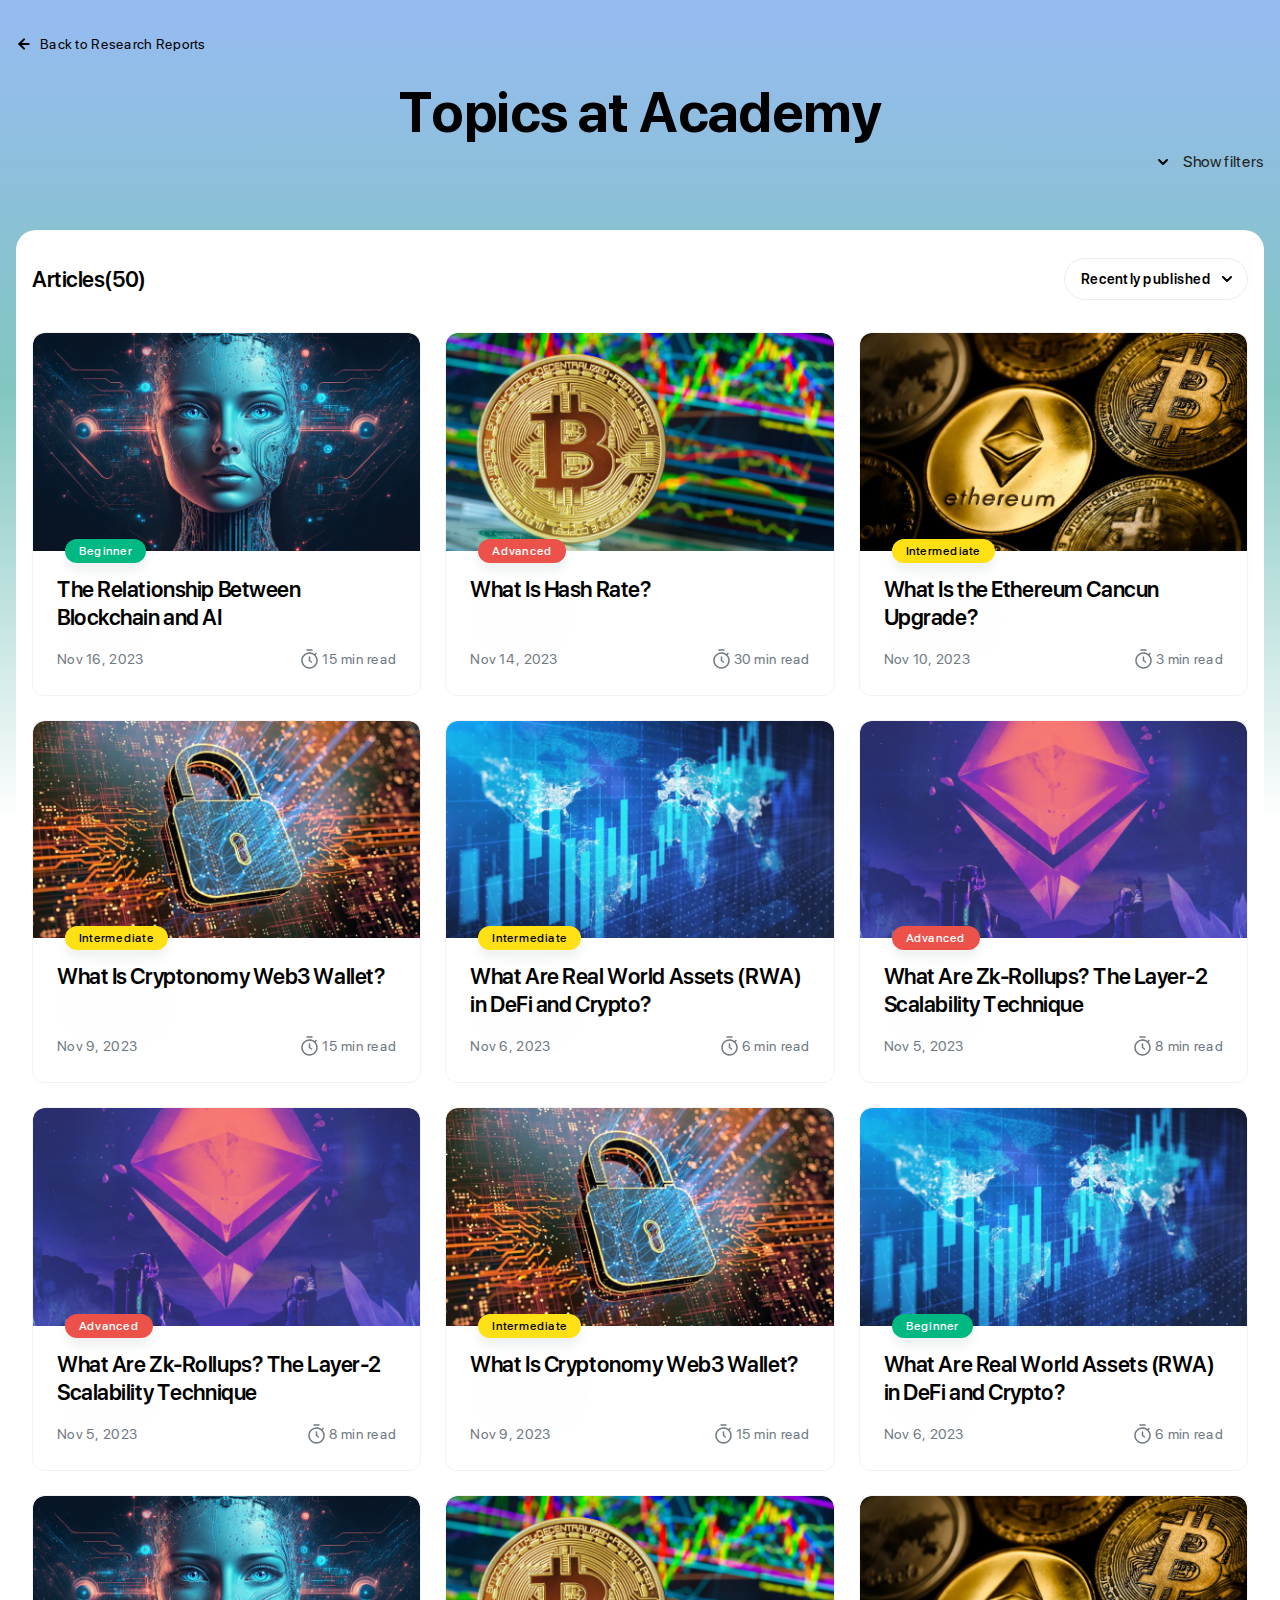
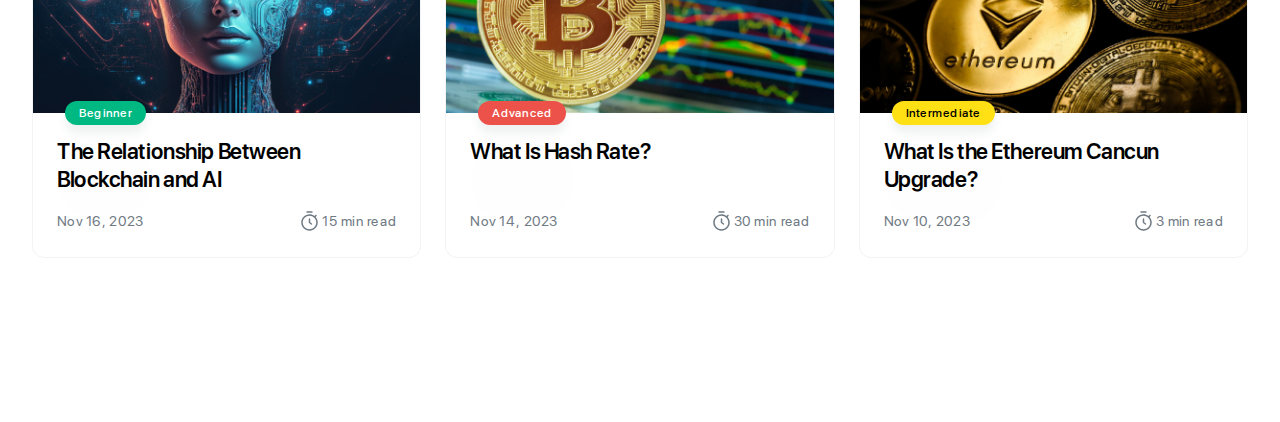
<file: topics-academy.html>
<!DOCTYPE html>
<html lang="en">

<head>
	<meta charset="UTF-8">
	<meta name="viewport" content="width=device-width, initial-scale=1.0">
	<link rel="stylesheet" href="./css/reset.css">
	<link rel="stylesheet" href="./css/fonts.css">
	<link rel="stylesheet" href="./css/styles.css">
	<link rel="stylesheet" href="./css/topic.css">
	<title>Topics at Academy</title>
</head>

<body>
	<main class="topics-academy">
		<div class="topics-academy__bg">
		</div>
		<div class="container">
			<a href="#" class='topics-academy__back'>
				<svg xmlns="http://www.w3.org/2000/svg" width="16" height="16" viewBox="0 0 16 16" fill="none">
					<path d="M12.6666 8H3.33329" stroke="black" stroke-width="2" stroke-linecap="round"
						stroke-linejoin="round" />
					<path d="M8 3.33325L3.33333 7.99992L8 12.6666" stroke="black" stroke-width="2"
						stroke-linecap="round" stroke-linejoin="round" />
				</svg>
				Back to Research Reports
			</a>
			<h1 class="topics-academy__title">Topics at Academy</h1>
			<div class='topics-academy__top-filter'>
				<img src="./img/vector/arrow-down.svg" alt="">
				<span class="topics-academy__top-filter-show">Show filters</span>
				<span class="topics-academy__top-filter-close">Hide filters</span>
			</div>
		</div>
		<div class="topics-academy__inner">
			<div class="topics-academy__wrapper top-filter">
				<div class="topics-academy__top">
					<div class="topics-academy__top-wrapper">
						<div class="topics-academy__top-left">
							<div class="topics-academy__top-difficulty">
								<div class="topics-academy__top-difficulty-name">Difficulty:</div>
								<div class="topics-academy__top-difficulty-box">
									<div class="topics-academy__top-difficulty-item active">Beginner</div>
									<div class="topics-academy__top-difficulty-item">Intermediate</div>
									<div class="topics-academy__top-difficulty-item">Advanced</div>
								</div>
							</div>
							<div class="topics-academy__top-time">
								<div class="topics-academy__top-time-title">Reading time</div>
								<div class="topics-academy__top-range">
									<span class="topics-academy__top-range-span"></span>
									<span class="topics-academy__top-range-div"></span>
									<input type="range" min="1" max="30" value="15" step="1" list="tickmarks"
										oninput='updateRangeSpan(this)'>
									<datalist id="tickmarks">
										<option value="1" label="1m">
										<option value="3" label="3m">
										<option value="5" label="5m">
										<option value="10" label="10m">
										<option value="15" label="15m">
										<option value="20" label="20m">
										<option value="25" label="25m">
										<option value="30" label="∞">
									</datalist>
								</div>
							</div>
						</div>
						<div class="topics-academy__top-right">
							<div class="topics-academy__topic-name">Topics:</div>
							<div class="topics-academy__topic-box">
								<div class="topics-academy__topic-item">Altcoin</div>
								<div class="topics-academy__topic-item">Bitcoin</div>
								<div class="topics-academy__topic-item">Blockchain</div>
								<div class="topics-academy__topic-item">Community</div>
								<div class="topics-academy__topic-item">Consensus</div>
								<div class="topics-academy__topic-item">Cryptography</div>
								<div class="topics-academy__topic-item">Cryptonomy</div>
								<div class="topics-academy__topic-item">DeFi</div>
								<div class="topics-academy__topic-item">Economics</div>
								<div class="topics-academy__topic-item">Essentials</div>
								<div class="topics-academy__topic-item">Ethereum</div>
								<div class="topics-academy__topic-item">History</div>
								<div class="topics-academy__topic-item">Metaverse</div>
								<div class="topics-academy__topic-item">Mining</div>
								<div class="topics-academy__topic-item">NFT</div>
								<div class="topics-academy__topic-item">Personal Finance</div>
								<div class="topics-academy__topic-item">Privacy</div>
								<div class="topics-academy__topic-item">Security</div>
								<div class="topics-academy__topic-item">Tech</div>
								<div class="topics-academy__topic-item">Technical Analysis</div>
								<div class="topics-academy__topic-item">Trading</div>
								<div class="topics-academy__topic-item">Tutorials</div>
								<div class="topics-academy__topic-item">Use Cases</div>
								<div class="topics-academy__topic-item">Wallet</div>
								<div class="topics-academy__topic-item">Web3</div>
							</div>
						</div>
					</div>
					<div class="topics-academy__top-bottom">
						<button class='topics-academy__top-bottom-clear'> <img src="./img/vector/close.svg" alt="">Clear
							filters</button>
						<button class='topics-academy__top-bottom-apply'> <img src="./img/vector/agree.svg" alt="">Apply
							filters</button>
					</div>
				</div>
			</div>
		</div>
		<div class="topics-academy__inner">
			<div class="topics-academy__wrapper">
				<div class="topics-academy__block">
					<h6 class="topics-academy__block-name">Articles(50)</h6>
					<div class="topics-academy__block-select">
						<div class="topics-academy__block-select-title">
							Recently published <svg xmlns="http://www.w3.org/2000/svg" width="24" height="24"
								viewBox="0 0 24 24" fill="none">
								<path d="M16 10L12 14L8 10" stroke="black" stroke-width="2" stroke-linecap="round"
									stroke-linejoin="round" />
							</svg>
							<div class="topics-academy__block-select-body">
								<div class="topics-academy__block-select-item">Most viewed</div>
								<div class="topics-academy__block-select-item">Recently published</div>
								<div class="topics-academy__block-select-item">Recently updated</div>
							</div>
						</div>
					</div>
				</div>
				<div class="topics-academy__box">
					<!-- box item 1 -->
					<a href='#' class="topics-academy__item">
						<div class="topics-academy__item-img">
							<img src="./img/blockchain/items/1.jpg" alt="">
							<p class="topics-academy__item-level beginner">Beginner</p>
						</div>
						<div class="topics-academy__item-content">
							<h4 class="topics-academy__item-title">The Relationship Between Blockchain and AI</h4>
							<div class="topics-academy__item-bottom">
								<div>Nov 16, 2023</div>
								<div class="topics-academy__item-read"><svg xmlns="http://www.w3.org/2000/svg"
										width="24" height="24" viewBox="0 0 24 24" fill="none">
										<path
											d="M17.5979 7.96301L18.531 7.03003C18.824 6.73703 18.824 6.26199 18.531 5.96899C18.238 5.67599 17.763 5.67599 17.47 5.96899L16.4919 6.94702C15.1039 5.88702 13.377 5.25 11.5 5.25C6.951 5.25 3.25 8.951 3.25 13.5C3.25 18.049 6.951 21.75 11.5 21.75C16.049 21.75 19.75 18.049 19.75 13.5C19.75 11.368 18.9299 9.42901 17.5979 7.96301ZM11.5 20.25C7.778 20.25 4.75 17.222 4.75 13.5C4.75 9.778 7.778 6.75 11.5 6.75C15.222 6.75 18.25 9.778 18.25 13.5C18.25 17.222 15.222 20.25 11.5 20.25ZM13.95 14.4C14.281 14.649 14.3481 15.119 14.0991 15.45C13.9531 15.646 13.727 15.75 13.498 15.75C13.342 15.75 13.1841 15.701 13.0491 15.6L11.0491 14.1C10.8611 13.958 10.749 13.736 10.749 13.5V10C10.749 9.586 11.085 9.25 11.499 9.25C11.913 9.25 12.249 9.586 12.249 10V13.125L13.95 14.4ZM8.25 3C8.25 2.586 8.586 2.25 9 2.25H14C14.414 2.25 14.75 2.586 14.75 3C14.75 3.414 14.414 3.75 14 3.75H9C8.586 3.75 8.25 3.414 8.25 3Z"
											fill="#6F7A83" />
									</svg>15 min read</div>
							</div>
						</div>
					</a>
					<!-- end box item 1 -->
					<!-- box item 2 -->
					<a href='#' class="topics-academy__item">
						<div class="topics-academy__item-img">
							<img src="./img/blockchain/items/2.jpg" alt="">
							<p class="topics-academy__item-level advanced">Advanced</p>
						</div>
						<div class="topics-academy__item-content">
							<h4 class="topics-academy__item-title">What Is Hash Rate?</h4>
							<div class="topics-academy__item-bottom">
								<div>Nov 14, 2023</div>
								<div class="topics-academy__item-read"><svg xmlns="http://www.w3.org/2000/svg"
										width="24" height="24" viewBox="0 0 24 24" fill="none">
										<path
											d="M17.5979 7.96301L18.531 7.03003C18.824 6.73703 18.824 6.26199 18.531 5.96899C18.238 5.67599 17.763 5.67599 17.47 5.96899L16.4919 6.94702C15.1039 5.88702 13.377 5.25 11.5 5.25C6.951 5.25 3.25 8.951 3.25 13.5C3.25 18.049 6.951 21.75 11.5 21.75C16.049 21.75 19.75 18.049 19.75 13.5C19.75 11.368 18.9299 9.42901 17.5979 7.96301ZM11.5 20.25C7.778 20.25 4.75 17.222 4.75 13.5C4.75 9.778 7.778 6.75 11.5 6.75C15.222 6.75 18.25 9.778 18.25 13.5C18.25 17.222 15.222 20.25 11.5 20.25ZM13.95 14.4C14.281 14.649 14.3481 15.119 14.0991 15.45C13.9531 15.646 13.727 15.75 13.498 15.75C13.342 15.75 13.1841 15.701 13.0491 15.6L11.0491 14.1C10.8611 13.958 10.749 13.736 10.749 13.5V10C10.749 9.586 11.085 9.25 11.499 9.25C11.913 9.25 12.249 9.586 12.249 10V13.125L13.95 14.4ZM8.25 3C8.25 2.586 8.586 2.25 9 2.25H14C14.414 2.25 14.75 2.586 14.75 3C14.75 3.414 14.414 3.75 14 3.75H9C8.586 3.75 8.25 3.414 8.25 3Z"
											fill="#6F7A83" />
									</svg> 30 min read</div>
							</div>
						</div>
					</a>
					<!-- end box item 2 -->
					<!-- box item 3 -->
					<a href='#' class="topics-academy__item">
						<div class="topics-academy__item-img">
							<img src="./img/blockchain/items/3.jpg" alt="">
							<p class="topics-academy__item-level intermediate">Intermediate</p>
						</div>
						<div class="topics-academy__item-content">
							<h4 class="topics-academy__item-title">What Is the Ethereum Cancun Upgrade?</h4>
							<div class="topics-academy__item-bottom">
								<div>Nov 10, 2023</div>
								<div class="topics-academy__item-read"><svg xmlns="http://www.w3.org/2000/svg"
										width="24" height="24" viewBox="0 0 24 24" fill="none">
										<path
											d="M17.5979 7.96301L18.531 7.03003C18.824 6.73703 18.824 6.26199 18.531 5.96899C18.238 5.67599 17.763 5.67599 17.47 5.96899L16.4919 6.94702C15.1039 5.88702 13.377 5.25 11.5 5.25C6.951 5.25 3.25 8.951 3.25 13.5C3.25 18.049 6.951 21.75 11.5 21.75C16.049 21.75 19.75 18.049 19.75 13.5C19.75 11.368 18.9299 9.42901 17.5979 7.96301ZM11.5 20.25C7.778 20.25 4.75 17.222 4.75 13.5C4.75 9.778 7.778 6.75 11.5 6.75C15.222 6.75 18.25 9.778 18.25 13.5C18.25 17.222 15.222 20.25 11.5 20.25ZM13.95 14.4C14.281 14.649 14.3481 15.119 14.0991 15.45C13.9531 15.646 13.727 15.75 13.498 15.75C13.342 15.75 13.1841 15.701 13.0491 15.6L11.0491 14.1C10.8611 13.958 10.749 13.736 10.749 13.5V10C10.749 9.586 11.085 9.25 11.499 9.25C11.913 9.25 12.249 9.586 12.249 10V13.125L13.95 14.4ZM8.25 3C8.25 2.586 8.586 2.25 9 2.25H14C14.414 2.25 14.75 2.586 14.75 3C14.75 3.414 14.414 3.75 14 3.75H9C8.586 3.75 8.25 3.414 8.25 3Z"
											fill="#6F7A83" />
									</svg> 3 min read</div>
							</div>
						</div>
					</a>
					<!-- end box item 3 -->
					<!-- box item 4 -->
					<a href='#' class="topics-academy__item">
						<div class="topics-academy__item-img">
							<img src="./img/blockchain/items/4.jpg" alt="">
							<p class="topics-academy__item-level intermediate">Intermediate</p>
						</div>
						<div class="topics-academy__item-content">
							<h4 class="topics-academy__item-title">What Is Cryptonomy Web3 Wallet?</h4>
							<div class="topics-academy__item-bottom">
								<div>Nov 9, 2023</div>
								<div class="topics-academy__item-read"><svg xmlns="http://www.w3.org/2000/svg"
										width="24" height="24" viewBox="0 0 24 24" fill="none">
										<path
											d="M17.5979 7.96301L18.531 7.03003C18.824 6.73703 18.824 6.26199 18.531 5.96899C18.238 5.67599 17.763 5.67599 17.47 5.96899L16.4919 6.94702C15.1039 5.88702 13.377 5.25 11.5 5.25C6.951 5.25 3.25 8.951 3.25 13.5C3.25 18.049 6.951 21.75 11.5 21.75C16.049 21.75 19.75 18.049 19.75 13.5C19.75 11.368 18.9299 9.42901 17.5979 7.96301ZM11.5 20.25C7.778 20.25 4.75 17.222 4.75 13.5C4.75 9.778 7.778 6.75 11.5 6.75C15.222 6.75 18.25 9.778 18.25 13.5C18.25 17.222 15.222 20.25 11.5 20.25ZM13.95 14.4C14.281 14.649 14.3481 15.119 14.0991 15.45C13.9531 15.646 13.727 15.75 13.498 15.75C13.342 15.75 13.1841 15.701 13.0491 15.6L11.0491 14.1C10.8611 13.958 10.749 13.736 10.749 13.5V10C10.749 9.586 11.085 9.25 11.499 9.25C11.913 9.25 12.249 9.586 12.249 10V13.125L13.95 14.4ZM8.25 3C8.25 2.586 8.586 2.25 9 2.25H14C14.414 2.25 14.75 2.586 14.75 3C14.75 3.414 14.414 3.75 14 3.75H9C8.586 3.75 8.25 3.414 8.25 3Z"
											fill="#6F7A83" />
									</svg>15 min read</div>
							</div>
						</div>
					</a>
					<!-- end box item 4 -->
					<!-- box item 5 -->
					<a href='#' class="topics-academy__item">
						<div class="topics-academy__item-img">
							<img src="./img/blockchain/items/5.jpg" alt="">
							<p class="topics-academy__item-level intermediate">Intermediate</p>
						</div>
						<div class="topics-academy__item-content">
							<h4 class="topics-academy__item-title">What Are Real World Assets (RWA) in DeFi and Crypto?
							</h4>
							<div class="topics-academy__item-bottom">
								<div>Nov 6, 2023</div>
								<div class="topics-academy__item-read"><svg xmlns="http://www.w3.org/2000/svg"
										width="24" height="24" viewBox="0 0 24 24" fill="none">
										<path
											d="M17.5979 7.96301L18.531 7.03003C18.824 6.73703 18.824 6.26199 18.531 5.96899C18.238 5.67599 17.763 5.67599 17.47 5.96899L16.4919 6.94702C15.1039 5.88702 13.377 5.25 11.5 5.25C6.951 5.25 3.25 8.951 3.25 13.5C3.25 18.049 6.951 21.75 11.5 21.75C16.049 21.75 19.75 18.049 19.75 13.5C19.75 11.368 18.9299 9.42901 17.5979 7.96301ZM11.5 20.25C7.778 20.25 4.75 17.222 4.75 13.5C4.75 9.778 7.778 6.75 11.5 6.75C15.222 6.75 18.25 9.778 18.25 13.5C18.25 17.222 15.222 20.25 11.5 20.25ZM13.95 14.4C14.281 14.649 14.3481 15.119 14.0991 15.45C13.9531 15.646 13.727 15.75 13.498 15.75C13.342 15.75 13.1841 15.701 13.0491 15.6L11.0491 14.1C10.8611 13.958 10.749 13.736 10.749 13.5V10C10.749 9.586 11.085 9.25 11.499 9.25C11.913 9.25 12.249 9.586 12.249 10V13.125L13.95 14.4ZM8.25 3C8.25 2.586 8.586 2.25 9 2.25H14C14.414 2.25 14.75 2.586 14.75 3C14.75 3.414 14.414 3.75 14 3.75H9C8.586 3.75 8.25 3.414 8.25 3Z"
											fill="#6F7A83" />
									</svg> 6 min read</div>
							</div>
						</div>
					</a>
					<!-- end box item 5 -->
					<!-- box item 6 -->
					<a href='#' class="topics-academy__item">
						<div class="topics-academy__item-img">
							<img src="./img/blockchain/items/6.jpg" alt="">
							<p class="topics-academy__item-level advanced">Advanced</p>
						</div>
						<div class="topics-academy__item-content">
							<h4 class="topics-academy__item-title">What Are Zk-Rollups? The Layer-2 Scalability
								Technique
							</h4>
							<div class="topics-academy__item-bottom">
								<div>Nov 5, 2023</div>
								<div class="topics-academy__item-read"><svg xmlns="http://www.w3.org/2000/svg"
										width="24" height="24" viewBox="0 0 24 24" fill="none">
										<path
											d="M17.5979 7.96301L18.531 7.03003C18.824 6.73703 18.824 6.26199 18.531 5.96899C18.238 5.67599 17.763 5.67599 17.47 5.96899L16.4919 6.94702C15.1039 5.88702 13.377 5.25 11.5 5.25C6.951 5.25 3.25 8.951 3.25 13.5C3.25 18.049 6.951 21.75 11.5 21.75C16.049 21.75 19.75 18.049 19.75 13.5C19.75 11.368 18.9299 9.42901 17.5979 7.96301ZM11.5 20.25C7.778 20.25 4.75 17.222 4.75 13.5C4.75 9.778 7.778 6.75 11.5 6.75C15.222 6.75 18.25 9.778 18.25 13.5C18.25 17.222 15.222 20.25 11.5 20.25ZM13.95 14.4C14.281 14.649 14.3481 15.119 14.0991 15.45C13.9531 15.646 13.727 15.75 13.498 15.75C13.342 15.75 13.1841 15.701 13.0491 15.6L11.0491 14.1C10.8611 13.958 10.749 13.736 10.749 13.5V10C10.749 9.586 11.085 9.25 11.499 9.25C11.913 9.25 12.249 9.586 12.249 10V13.125L13.95 14.4ZM8.25 3C8.25 2.586 8.586 2.25 9 2.25H14C14.414 2.25 14.75 2.586 14.75 3C14.75 3.414 14.414 3.75 14 3.75H9C8.586 3.75 8.25 3.414 8.25 3Z"
											fill="#6F7A83" />
									</svg>8 min read</div>
							</div>
						</div>
					</a>
					<!-- end box item 6 -->
					<!-- box item 10 -->
					<a href='#' class="topics-academy__item">
						<div class="topics-academy__item-img">
							<img src="./img/blockchain/items/7.jpg" alt="">
							<p class="topics-academy__item-level advanced">Advanced</p>
						</div>
						<div class="topics-academy__item-content">
							<h4 class="topics-academy__item-title">What Are Zk-Rollups? The Layer-2 Scalability
								Technique</h4>
							<div class="topics-academy__item-bottom">
								<div>Nov 5, 2023</div>
								<div class="topics-academy__item-read"><svg xmlns="http://www.w3.org/2000/svg"
										width="24" height="24" viewBox="0 0 24 24" fill="none">
										<path
											d="M17.5979 7.96301L18.531 7.03003C18.824 6.73703 18.824 6.26199 18.531 5.96899C18.238 5.67599 17.763 5.67599 17.47 5.96899L16.4919 6.94702C15.1039 5.88702 13.377 5.25 11.5 5.25C6.951 5.25 3.25 8.951 3.25 13.5C3.25 18.049 6.951 21.75 11.5 21.75C16.049 21.75 19.75 18.049 19.75 13.5C19.75 11.368 18.9299 9.42901 17.5979 7.96301ZM11.5 20.25C7.778 20.25 4.75 17.222 4.75 13.5C4.75 9.778 7.778 6.75 11.5 6.75C15.222 6.75 18.25 9.778 18.25 13.5C18.25 17.222 15.222 20.25 11.5 20.25ZM13.95 14.4C14.281 14.649 14.3481 15.119 14.0991 15.45C13.9531 15.646 13.727 15.75 13.498 15.75C13.342 15.75 13.1841 15.701 13.0491 15.6L11.0491 14.1C10.8611 13.958 10.749 13.736 10.749 13.5V10C10.749 9.586 11.085 9.25 11.499 9.25C11.913 9.25 12.249 9.586 12.249 10V13.125L13.95 14.4ZM8.25 3C8.25 2.586 8.586 2.25 9 2.25H14C14.414 2.25 14.75 2.586 14.75 3C14.75 3.414 14.414 3.75 14 3.75H9C8.586 3.75 8.25 3.414 8.25 3Z"
											fill="#6F7A83" />
									</svg> 8 min read</div>
							</div>
						</div>
					</a>
					<!-- end box item 10 -->
					<!-- box item 11 -->
					<a href='#' class="topics-academy__item">
						<div class="topics-academy__item-img">
							<img src="./img/blockchain/items/8.jpg" alt="">
							<p class="topics-academy__item-level intermediate">Intermediate</p>
						</div>
						<div class="topics-academy__item-content">
							<h4 class="topics-academy__item-title">What Is Cryptonomy Web3 Wallet?</h4>
							<div class="topics-academy__item-bottom">
								<div>Nov 9, 2023</div>
								<div class="topics-academy__item-read"><svg xmlns="http://www.w3.org/2000/svg"
										width="24" height="24" viewBox="0 0 24 24" fill="none">
										<path
											d="M17.5979 7.96301L18.531 7.03003C18.824 6.73703 18.824 6.26199 18.531 5.96899C18.238 5.67599 17.763 5.67599 17.47 5.96899L16.4919 6.94702C15.1039 5.88702 13.377 5.25 11.5 5.25C6.951 5.25 3.25 8.951 3.25 13.5C3.25 18.049 6.951 21.75 11.5 21.75C16.049 21.75 19.75 18.049 19.75 13.5C19.75 11.368 18.9299 9.42901 17.5979 7.96301ZM11.5 20.25C7.778 20.25 4.75 17.222 4.75 13.5C4.75 9.778 7.778 6.75 11.5 6.75C15.222 6.75 18.25 9.778 18.25 13.5C18.25 17.222 15.222 20.25 11.5 20.25ZM13.95 14.4C14.281 14.649 14.3481 15.119 14.0991 15.45C13.9531 15.646 13.727 15.75 13.498 15.75C13.342 15.75 13.1841 15.701 13.0491 15.6L11.0491 14.1C10.8611 13.958 10.749 13.736 10.749 13.5V10C10.749 9.586 11.085 9.25 11.499 9.25C11.913 9.25 12.249 9.586 12.249 10V13.125L13.95 14.4ZM8.25 3C8.25 2.586 8.586 2.25 9 2.25H14C14.414 2.25 14.75 2.586 14.75 3C14.75 3.414 14.414 3.75 14 3.75H9C8.586 3.75 8.25 3.414 8.25 3Z"
											fill="#6F7A83" />
									</svg> 15 min read</div>
							</div>
						</div>
					</a>
					<!-- end box item 11 -->
					<!-- box item 12 -->
					<a href='#' class="topics-academy__item">
						<div class="topics-academy__item-img">
							<img src="./img/blockchain/items/9.jpg" alt="">
							<p class="topics-academy__item-level beginner">Beginner</p>
						</div>
						<div class="topics-academy__item-content">
							<h4 class="topics-academy__item-title">What Are Real World Assets (RWA) in DeFi and
								Crypto?
							</h4>
							<div class="topics-academy__item-bottom">
								<div>Nov 6, 2023</div>
								<div class="topics-academy__item-read"><svg xmlns="http://www.w3.org/2000/svg"
										width="24" height="24" viewBox="0 0 24 24" fill="none">
										<path
											d="M17.5979 7.96301L18.531 7.03003C18.824 6.73703 18.824 6.26199 18.531 5.96899C18.238 5.67599 17.763 5.67599 17.47 5.96899L16.4919 6.94702C15.1039 5.88702 13.377 5.25 11.5 5.25C6.951 5.25 3.25 8.951 3.25 13.5C3.25 18.049 6.951 21.75 11.5 21.75C16.049 21.75 19.75 18.049 19.75 13.5C19.75 11.368 18.9299 9.42901 17.5979 7.96301ZM11.5 20.25C7.778 20.25 4.75 17.222 4.75 13.5C4.75 9.778 7.778 6.75 11.5 6.75C15.222 6.75 18.25 9.778 18.25 13.5C18.25 17.222 15.222 20.25 11.5 20.25ZM13.95 14.4C14.281 14.649 14.3481 15.119 14.0991 15.45C13.9531 15.646 13.727 15.75 13.498 15.75C13.342 15.75 13.1841 15.701 13.0491 15.6L11.0491 14.1C10.8611 13.958 10.749 13.736 10.749 13.5V10C10.749 9.586 11.085 9.25 11.499 9.25C11.913 9.25 12.249 9.586 12.249 10V13.125L13.95 14.4ZM8.25 3C8.25 2.586 8.586 2.25 9 2.25H14C14.414 2.25 14.75 2.586 14.75 3C14.75 3.414 14.414 3.75 14 3.75H9C8.586 3.75 8.25 3.414 8.25 3Z"
											fill="#6F7A83" />
									</svg> 6 min read</div>
							</div>
						</div>
					</a>
					<!-- end box item 12 -->
					<!-- box item 13 -->
					<a href='#' class="topics-academy__item">
						<div class="topics-academy__item-img">
							<img src="./img/blockchain/items/1.jpg" alt="">
							<p class="topics-academy__item-level beginner">Beginner</p>
						</div>
						<div class="topics-academy__item-content">
							<h4 class="topics-academy__item-title">The Relationship Between Blockchain and AI</h4>
							<div class="topics-academy__item-bottom">
								<div>Nov 16, 2023</div>
								<div class="topics-academy__item-read"><svg xmlns="http://www.w3.org/2000/svg"
										width="24" height="24" viewBox="0 0 24 24" fill="none">
										<path
											d="M17.5979 7.96301L18.531 7.03003C18.824 6.73703 18.824 6.26199 18.531 5.96899C18.238 5.67599 17.763 5.67599 17.47 5.96899L16.4919 6.94702C15.1039 5.88702 13.377 5.25 11.5 5.25C6.951 5.25 3.25 8.951 3.25 13.5C3.25 18.049 6.951 21.75 11.5 21.75C16.049 21.75 19.75 18.049 19.75 13.5C19.75 11.368 18.9299 9.42901 17.5979 7.96301ZM11.5 20.25C7.778 20.25 4.75 17.222 4.75 13.5C4.75 9.778 7.778 6.75 11.5 6.75C15.222 6.75 18.25 9.778 18.25 13.5C18.25 17.222 15.222 20.25 11.5 20.25ZM13.95 14.4C14.281 14.649 14.3481 15.119 14.0991 15.45C13.9531 15.646 13.727 15.75 13.498 15.75C13.342 15.75 13.1841 15.701 13.0491 15.6L11.0491 14.1C10.8611 13.958 10.749 13.736 10.749 13.5V10C10.749 9.586 11.085 9.25 11.499 9.25C11.913 9.25 12.249 9.586 12.249 10V13.125L13.95 14.4ZM8.25 3C8.25 2.586 8.586 2.25 9 2.25H14C14.414 2.25 14.75 2.586 14.75 3C14.75 3.414 14.414 3.75 14 3.75H9C8.586 3.75 8.25 3.414 8.25 3Z"
											fill="#6F7A83" />
									</svg>15 min read</div>
							</div>
						</div>
					</a>
					<!-- end box item 13 -->
					<!-- box item 14 -->
					<a href='#' class="topics-academy__item">
						<div class="topics-academy__item-img">
							<img src="./img/blockchain/items/2.jpg" alt="">
							<p class="topics-academy__item-level advanced">Advanced</p>
						</div>
						<div class="topics-academy__item-content">
							<h4 class="topics-academy__item-title">What Is Hash Rate?</h4>
							<div class="topics-academy__item-bottom">
								<div>Nov 14, 2023</div>
								<div class="topics-academy__item-read"><svg xmlns="http://www.w3.org/2000/svg"
										width="24" height="24" viewBox="0 0 24 24" fill="none">
										<path
											d="M17.5979 7.96301L18.531 7.03003C18.824 6.73703 18.824 6.26199 18.531 5.96899C18.238 5.67599 17.763 5.67599 17.47 5.96899L16.4919 6.94702C15.1039 5.88702 13.377 5.25 11.5 5.25C6.951 5.25 3.25 8.951 3.25 13.5C3.25 18.049 6.951 21.75 11.5 21.75C16.049 21.75 19.75 18.049 19.75 13.5C19.75 11.368 18.9299 9.42901 17.5979 7.96301ZM11.5 20.25C7.778 20.25 4.75 17.222 4.75 13.5C4.75 9.778 7.778 6.75 11.5 6.75C15.222 6.75 18.25 9.778 18.25 13.5C18.25 17.222 15.222 20.25 11.5 20.25ZM13.95 14.4C14.281 14.649 14.3481 15.119 14.0991 15.45C13.9531 15.646 13.727 15.75 13.498 15.75C13.342 15.75 13.1841 15.701 13.0491 15.6L11.0491 14.1C10.8611 13.958 10.749 13.736 10.749 13.5V10C10.749 9.586 11.085 9.25 11.499 9.25C11.913 9.25 12.249 9.586 12.249 10V13.125L13.95 14.4ZM8.25 3C8.25 2.586 8.586 2.25 9 2.25H14C14.414 2.25 14.75 2.586 14.75 3C14.75 3.414 14.414 3.75 14 3.75H9C8.586 3.75 8.25 3.414 8.25 3Z"
											fill="#6F7A83" />
									</svg> 30 min read</div>
							</div>
						</div>
					</a>
					<!-- end box item 14 -->
					<!-- box item 15 -->
					<a href='#' class="topics-academy__item">
						<div class="topics-academy__item-img">
							<img src="./img/blockchain/items/3.jpg" alt="">
							<p class="topics-academy__item-level intermediate">Intermediate</p>
						</div>
						<div class="topics-academy__item-content">
							<h4 class="topics-academy__item-title">What Is the Ethereum Cancun Upgrade?</h4>
							<div class="topics-academy__item-bottom">
								<div>Nov 10, 2023</div>
								<div class="topics-academy__item-read"><svg xmlns="http://www.w3.org/2000/svg"
										width="24" height="24" viewBox="0 0 24 24" fill="none">
										<path
											d="M17.5979 7.96301L18.531 7.03003C18.824 6.73703 18.824 6.26199 18.531 5.96899C18.238 5.67599 17.763 5.67599 17.47 5.96899L16.4919 6.94702C15.1039 5.88702 13.377 5.25 11.5 5.25C6.951 5.25 3.25 8.951 3.25 13.5C3.25 18.049 6.951 21.75 11.5 21.75C16.049 21.75 19.75 18.049 19.75 13.5C19.75 11.368 18.9299 9.42901 17.5979 7.96301ZM11.5 20.25C7.778 20.25 4.75 17.222 4.75 13.5C4.75 9.778 7.778 6.75 11.5 6.75C15.222 6.75 18.25 9.778 18.25 13.5C18.25 17.222 15.222 20.25 11.5 20.25ZM13.95 14.4C14.281 14.649 14.3481 15.119 14.0991 15.45C13.9531 15.646 13.727 15.75 13.498 15.75C13.342 15.75 13.1841 15.701 13.0491 15.6L11.0491 14.1C10.8611 13.958 10.749 13.736 10.749 13.5V10C10.749 9.586 11.085 9.25 11.499 9.25C11.913 9.25 12.249 9.586 12.249 10V13.125L13.95 14.4ZM8.25 3C8.25 2.586 8.586 2.25 9 2.25H14C14.414 2.25 14.75 2.586 14.75 3C14.75 3.414 14.414 3.75 14 3.75H9C8.586 3.75 8.25 3.414 8.25 3Z"
											fill="#6F7A83" />
									</svg> 3 min read</div>
							</div>
						</div>
					</a>
					<!-- end box item 15 -->
				</div>
				<!-- end box -->
			</div>
		</div>
	</main>
	<script src="./js/topics-academy.js"></script>
</body>

</html>
</file>
<file: css/fonts.css>
@font-face {
	font-family: Montserrat;
	font-display: swap;
	src: url(../fonts/Montserrat-Bold.woff2) format('woff2'),
		url(../fonts/Montserrat-Bold.woff) format('woff');
	font-weight: 700;
	font-style: normal;
}

@font-face {
	font-family: Montserrat;
	font-display: swap;
	src: url(../fonts/Montserrat-Regular.woff2) format('woff2'),
		url(../fonts/Montserrat-Regular.woff) format('woff');
	font-weight: 400;
	font-style: normal;
}

@font-face {
	font-family: SF;
	font-display: swap;
	src: url(../fonts/SF-Pro-Display-Regular.woff2) format('woff2'),
		url(../fonts/SF-Pro-Display-Regular.woff) format('woff');
	font-weight: 400;
	font-style: normal;
}

@font-face {
	font-family: SF;
	font-display: swap;
	src: url(../fonts/SF-Pro-Display-Medium.woff2) format('woff2'),
		url(../fonts/SF-Pro-Display-Medium.woff) format('woff');
	font-weight: 500;
	font-style: normal;
}

@font-face {
	font-family: SF;
	font-display: swap;
	src: url(../fonts/SF-Pro-Display-Semibold.woff2) format('woff2'),
		url(../fonts/SF-Pro-Display-Semibold.woff) format('woff');
	font-weight: 600;
	font-style: normal;
}

@font-face {
	font-family: SFProText;
	font-display: swap;
	src: url(../fonts/SFProText-Bold.woff2) format('woff2'),
		url(../fonts/SFProText-Bold.woff) format('woff');
	font-weight: 700;
	font-style: normal;
}

@font-face {
	font-family: SFProText;
	font-display: swap;
	src: url(../fonts/SFProText-Regular.woff2) format('woff2'),
		url(../fonts/SFProText-Regular.woff) format('woff');
	font-weight: 400;
	font-style: normal;
}

@font-face {
	font-family: SFProText;
	font-display: swap;
	src: url(../fonts/SFProText-Semibold.woff2) format('woff2'),
		url(../fonts/SFProText-Semibold.woff) format('woff');
	font-weight: 600;
	font-style: normal;
}

@font-face {
	font-family: Montserrat;
	font-display: swap;
	src: url(../fonts/Montserrat-SemiBold.woff2) format('woff2'),
		url(../fonts/Montserrat-SemiBold.woff) format('woff');
	font-weight: 600;
	font-style: normal;
}

@font-face {
	font-family: SF;
	font-display: swap;
	src: url(../fonts/SF-Pro-Display-Bold.woff2) format('woff2'),
		url(../fonts/SF-Pro-Display-Bold.woff) format('woff');
	font-weight: 700;
	font-style: normal;
}
</file>
<file: css/styles.css>
*,
*::after,
*::before {
  box-sizing: border-box;
  scroll-behavior: smooth;
}

html,
body {
  font-size: 16px;
  line-height: 1;
  font-family: SF;
  font-size: 16px;
}

body.lock {
  overflow: hidden;
}

*,
*::after,
*::before {
  box-sizing: border-box;
}

html,
body {
  font-size: 16px;
  line-height: 1.5;
  font-family: SF;
  font-size: 16px;
}

.container {
  max-width: 1288px;
  margin: 0 auto;
  padding: 0 16px;
  width: 100%;
}

.df-col {
  display: flex;
  flex-direction: column;
}

.d-flex {
  display: flex;
}

.coin-main {
  position: relative;
}
.coin-main__bg {
  position: absolute;
  top: 0;
  left: 0;
  height: 0;
  bottom: 0;
  height: 100vh;
  width: 100%;
  background: linear-gradient(0deg, #fff 8.73%, #82c6c0 56.71%, #96bbf2 99.95%);
  z-index: -1;
}
@media (max-width: 768px) {
  .coin-main__bg {
    height: 125vh;
  }
}
.coin-main__top {
  padding: 56px 0px;
  text-align: center;
}
@media (max-width: 768px) {
  .coin-main__top {
    padding: 32px 0px;
  }
}
.coin-main__top-list {
  display: flex;
  align-items: center;
  justify-content: center;
  gap: 84px;
}
@media (max-width: 1024px) {
  .coin-main__top-list {
    gap: 40px;
  }
}
@media (max-width: 850px) {
  .coin-main__top-list {
    gap: 16px;
  }
}
@media (max-width: 768px) {
  .coin-main__top-list {
    display: none;
  }
}
.coin-main__top-item {
  display: flex;
  gap: 16px;
  text-align: justify;
}
@media (max-width: 850px) {
  .coin-main__top-item {
    gap: 10px;
  }
}
.coin-main__top-item-img {
  width: 48px;
  height: 48px;
}
.coin-main__title {
  color: #000;
  font-size: 56px;
  font-weight: 700;
  line-height: 132%;
  letter-spacing: -0.56px;
  margin-bottom: 16px;
}
@media (max-width: 768px) {
  .coin-main__title {
    font-size: 38px;
  }
}
.coin-main__subtitle {
  color: #fff;
  font-size: 22px;
  font-weight: 600;
  line-height: 28px;
  letter-spacing: -0.44px;
  max-width: 786px;
  width: 100%;
  margin: 0 auto 32px;
}
@media (max-width: 768px) {
  .coin-main__subtitle {
    margin-bottom: 0;
  }
}/*# sourceMappingURL=styles.css.map */
</file>
<file: css/welcome.css>
.crypto {
  padding: 32px 0;
  position: relative;
}
@media (max-width: 768px) {
  .crypto .container {
    padding: 0 16px;
  }
}
.crypto-bg {
  position: absolute;
  top: 0;
  left: 0;
  height: 0;
  bottom: 0;
  height: 100vh;
  width: 100%;
  background: linear-gradient(0deg, #fff 8.73%, #82c6c0 56.71%, #96bbf2 99.95%);
  z-index: -1;
}
@media (max-width: 768px) {
  .crypto-bg {
    height: 125vh;
  }
}
.crypto-back {
  display: flex;
  align-items: center;
  gap: 8px;
  margin-bottom: 20px;
  color: #000;
  font-size: 14px;
  font-weight: 400;
  line-height: 24px;
  letter-spacing: 0.28px;
}
.crypto-title {
  color: #000;
  font-size: 56px;
  font-weight: 700;
  line-height: 132%;
  letter-spacing: -0.56px;
  text-align: center;
  margin-bottom: 56px;
}
@media (max-width: 768px) {
  .crypto-title {
    font-size: 38px;
    margin-bottom: 32px;
  }
}
.crypto-subtitle {
  color: #000;
  font-size: 22px;
  font-weight: 600;
  line-height: 28px;
  letter-spacing: -0.44px;
  margin-bottom: 16px;
}
.crypto-text {
  color: #000;
  font-size: 14px;
  font-weight: 400;
  line-height: 24px;
  letter-spacing: 0.28px;
  margin-bottom: 16px;
}
.crypto-text.bold {
  font-weight: 600;
}
.crypto-inner {
  padding: 0 16px;
}
@media (max-width: 768px) {
  .crypto-inner {
    padding: 0;
  }
}
.crypto-wrapper {
  max-width: 1372px;
  padding: 28px 50px;
  margin: 0 auto;
  border-radius: 20px;
  background: #fff;
  margin-bottom: 24px;
  display: flex;
  justify-content: space-between;
}
@media (max-width: 1300px) {
  .crypto-wrapper {
    flex-direction: column;
    gap: 10px;
    padding: 28px 16px;
  }
}
@media (max-width: 768px) {
  .crypto-wrapper {
    padding: 20px 0;
  }
}

.crypto-top__inner {
  display: flex;
  gap: 37px;
}
@media (max-width: 1150px) {
  .crypto-top__inner {
    flex-direction: column;
    align-items: center;
  }
}
.crypto-top__text {
  margin-bottom: 12px;
  color: #06070b;
  font-size: 14px;
  font-weight: 600;
  line-height: 24px;
  letter-spacing: 0.28px;
}
.crypto-top__image {
  max-width: 498px;
  flex-shrink: 0;
}
@media (max-width: 1150px) {
  .crypto-top__image {
    flex-shrink: initial;
    width: 100%;
  }
}
.crypto-top__bottom {
  display: flex;
  flex-direction: column;
  gap: 8px;
}
.crypto-top__bottom h6 {
  color: #000;
  font-size: 14px;
  font-weight: 400;
  line-height: 24px;
  letter-spacing: 0.28px;
}
.crypto-top__bottom-link {
  display: flex;
  gap: 8px;
  align-items: center;
  flex-wrap: wrap;
}
.crypto-top__bottom-link a {
  border-radius: 32px;
  background: #00b881;
  display: flex;
  padding: 8px 24px;
  justify-content: center;
  align-items: center;
  gap: 4px;
  color: #fff;
  font-size: 14px;
  font-weight: 400;
  line-height: 24px;
  letter-spacing: 0.28px;
  transition: all 0.3s ease;
}
.crypto-top__bottom-link a:hover {
  background-color: rgba(0, 184, 129, 0.8);
}

.crypto-link {
  color: #00b881;
  font-size: 14px;
  font-weight: 400;
  line-height: 24px;
  letter-spacing: 0.28px;
  text-decoration-line: underline;
}

ul {
  padding-left: 16px;
  margin-bottom: 16px;
}
ul .crypto-link__disc {
  color: #00b881;
  font-size: 14px;
  font-weight: 400;
  line-height: 24px;
  letter-spacing: 0.28px;
  text-decoration-line: underline;
  list-style: disc;
}
ul .crypto-link__disc + .crypto-link__disc {
  margin-top: 4px;
}
ul .crypto-link__disc span {
  color: #000;
}

.crypto-main__left {
  padding: 32px 32px 0 0;
}
.crypto-main__left .crypto-main__block {
  margin-bottom: 32px;
}
@media (max-width: 1200px) {
  .crypto-main__left {
    padding: 32px 0 0 0;
  }
}

.crypto-main__block {
  margin-bottom: 48px;
}
.crypto-main__wrapper {
  max-width: 1372px;
  padding: 0px 50px;
  margin: 0 auto;
  border-radius: 20px;
  background: #fff;
  margin-bottom: 24px;
  display: flex;
  justify-content: space-between;
}
@media (max-width: 1300px) {
  .crypto-main__wrapper {
    flex-direction: column;
    gap: 10px;
    padding: 0px 16px;
  }
}
@media (max-width: 768px) {
  .crypto-main__wrapper {
    padding: 0px 0;
  }
}
.crypto-main__inner {
  display: flex;
  justify-content: space-between;
}
.crypto-main__right {
  padding: 32px 0 32px 32px;
  border-left: 1px solid #ececec;
  max-width: 420px;
  width: 100%;
}
.crypto-main__right.mob {
  display: none;
}
@media (max-width: 1200px) {
  .crypto-main__right.mob {
    display: block;
    max-width: 100%;
    border: none;
    padding: 0px;
  }
}
@media (max-width: 1200px) {
  .crypto-main__right {
    display: none;
  }
}

.crypto-main__its {
  margin-bottom: 32px;
}
.crypto-main__its-title {
  color: #000;
  text-align: center;
  font-size: 34px;
  font-style: normal;
  font-weight: 700;
  line-height: 132%;
  letter-spacing: -0.34px;
  margin-bottom: 16px;
}
.crypto-main__its-box {
  display: grid;
  grid-template-columns: repeat(3, 1fr);
  gap: 16px;
}
@media (max-width: 768px) {
  .crypto-main__its-box {
    grid-template-columns: repeat(1, 1fr);
  }
}
.crypto-main__its-item {
  padding: 32px;
  display: flex;
  flex-direction: column;
  gap: 8px;
  align-items: center;
  border-radius: 16px;
  border: 1px solid #ececec;
  background: #fbfbfc;
}
.crypto-main__its-item h6 {
  color: #06070b;
  text-align: center;
  font-size: 22px;
  font-weight: 600;
  line-height: 28px;
  letter-spacing: -0.44px;
}
.crypto-main__its-item p {
  color: #6f7a83;
  text-align: center;
  font-size: 14px;
  font-weight: 400;
  line-height: 24px;
  letter-spacing: 0.28px;
}/*# sourceMappingURL=welcome.css.map */
</file>
<file: css/academy-what.css>
.academy-what {
  padding: 32px 0;
  position: relative;
}
.academy-what__obg {
  padding: 0 16px;
}
@media (max-width: 768px) {
  .academy-what__obg {
    padding: 0;
  }
}
@media (max-width: 768px) {
  .academy-what .container {
    padding: 0 16px;
  }
}
.academy-what__bg {
  position: absolute;
  top: 0;
  left: 0;
  height: 0;
  bottom: 0;
  height: 100vh;
  width: 100%;
  background: linear-gradient(0deg, #fff 8.73%, #82c6c0 56.71%, #96bbf2 99.95%);
  z-index: -1;
}
@media (max-width: 768px) {
  .academy-what__bg {
    height: 125vh;
  }
}
.academy-what__back {
  display: flex;
  align-items: center;
  gap: 8px;
  margin-bottom: 20px;
  color: #000;
  font-size: 14px;
  font-weight: 400;
  line-height: 24px;
  letter-spacing: 0.28px;
}
.academy-what__title {
  color: #000;
  font-size: 56px;
  font-weight: 700;
  line-height: 132%;
  letter-spacing: -0.56px;
  margin-bottom: 18px;
}
@media (max-width: 768px) {
  .academy-what__title {
    font-size: 32px;
  }
}
.academy-what__tags {
  display: flex;
  align-items: center;
  gap: 16px;
  margin-bottom: 32px;
}
@media (max-width: 1024px) {
  .academy-what__tags {
    gap: 8px;
    flex-wrap: wrap;
  }
}
.academy-what__tag {
  border-radius: 48px;
  background: #fff;
  box-shadow: 0px 8.389px 10.017px 0px rgba(31, 64, 60, 0.07), 0px 67px 80px 0px rgba(31, 64, 60, 0.04);
  display: flex;
  padding: 2px 11px;
  justify-content: flex-end;
  align-items: center;
  gap: 4px;
  transition: all 0.3s ease;
}
.academy-what__tag.intermediate {
  background: #ffe014;
}
.academy-what__tag:hover {
  background: rgba(255, 255, 255, 0.85);
}
.academy-what__data {
  color: #fff;
  font-size: 14px;
  font-weight: 400;
  line-height: 24px;
  letter-spacing: 0.28px;
}
.academy-what__time-read {
  display: flex;
  align-items: center;
  color: #fff;
  font-size: 14px;
  font-weight: 400;
  line-height: 24px;
  letter-spacing: 0.28px;
}
.academy-what__time-read svg {
  margin-right: 8px;
}
.academy-what__text {
  color: #000;
  font-size: 14px;
  font-weight: 400;
  line-height: 24px;
  letter-spacing: 0.28px;
  margin-bottom: 16px;
}
.academy-what__text.bold {
  font-weight: 600;
}
.academy-what__inner {
  display: flex;
  justify-content: space-between;
}
@media (max-width: 768px) {
  .academy-what__inner {
    padding: 0;
    flex-direction: column;
  }
}
.academy-what__wrapper {
  max-width: 1372px;
  padding: 0px 50px;
  margin: 0 auto;
  border-radius: 20px;
  background: #fff;
  margin-bottom: 24px;
  display: flex;
  justify-content: space-between;
}
@media (max-width: 1300px) {
  .academy-what__wrapper {
    flex-direction: column;
    gap: 10px;
    padding: 0px 16px;
  }
}
@media (max-width: 768px) {
  .academy-what__wrapper {
    padding: 20px 0;
  }
}
.academy-what__left {
  padding: 28px 32px 0 0;
}
@media (max-width: 768px) {
  .academy-what__left {
    padding: 20px 0;
  }
}
.academy-what__right {
  padding: 32px 0 32px 32px;
  border-left: 1px solid #ececec;
  max-width: 420px;
  width: 100%;
}
@media (max-width: 768px) {
  .academy-what__right {
    max-width: 100%;
    padding-left: 0px;
    border: none;
  }
}
.academy-what__right.mob {
  display: none;
}
@media (max-width: 1200px) {
  .academy-what__right.mob {
    display: block;
    max-width: 100%;
    border: none;
    padding: 0px;
  }
}
.academy-what__right-block.navigate-menu {
  display: block;
}
@media (max-width: 768px) {
  .academy-what__right-block.navigate-menu {
    display: none;
  }
}

.article-mob {
  display: block;
}
@media (max-width: 768px) {
  .article-mob {
    display: none;
  }
}
.article-mob.table {
  display: none;
}
@media (max-width: 768px) {
  .article-mob.table {
    display: block;
    margin-top: 32px;
  }
}

.academy-what__subtitle {
  color: #000;
  font-size: 22px;
  font-weight: 600;
  line-height: 28px;
  letter-spacing: -0.44px;
  margin-bottom: 16px;
}

.academy-block {
  margin-bottom: 32px;
}
.academy-block ul {
  padding-left: 16px;
}
.academy-block ul .academy-what__item {
  list-style: disc;
  color: #000;
  text-align: justify;
  font-size: 14px;
  font-style: normal;
  font-weight: 400;
  line-height: 24px;
  letter-spacing: 0.28px;
}
.academy-block ul .academy-what__item span {
  display: inline-block;
  font-weight: 600;
}

ul {
  display: flex;
  flex-direction: column;
}
ul .academy-what__item-number {
  color: #000;
  text-align: justify;
  font-size: 14px;
  font-style: normal;
  font-weight: 400;
  line-height: 24px;
  letter-spacing: 0.28px;
}
ul .academy-what__item-number + .academy-what__item-number {
  margin-top: 16px;
}
ul .academy-what__item-number span {
  font-weight: 600;
}

.academy-what__block {
  margin-bottom: 16px;
}

.academy-what__block-title {
  color: #000;
  text-align: justify;
  font-size: 34px;
  font-style: normal;
  font-weight: 700;
  line-height: 132%;
  letter-spacing: -0.34px;
  margin-bottom: 16px;
}
@media (max-width: 768px) {
  .academy-what__block-title {
    font-size: 28px;
    text-align: left;
  }
}

.academy-what__link {
  color: #00b881;
  font-size: 14px;
  font-weight: 400;
  line-height: 24px;
  letter-spacing: 0.28px;
  text-decoration-line: underline;
}

.academy-what__banner {
  padding: 50px 70px 50px 90px;
  position: relative;
  margin-bottom: 32px;
}
@media (max-width: 1024px) {
  .academy-what__banner {
    padding: 40px;
  }
}
@media (max-width: 370px) {
  .academy-what__banner {
    padding: 30px 20px;
  }
}
.academy-what__banner-img {
  position: absolute;
  left: 0;
  top: 0;
  right: 0;
  bottom: 0;
  width: 100%;
  height: 100%;
  border-radius: 12px;
}
.academy-what__banner-box {
  display: flex;
  flex-direction: column;
  gap: 32px;
  position: relative;
  max-width: 350px;
  z-index: 2;
}
.academy-what__banner-text {
  color: #fff;
  font-size: 34px;
  font-weight: 700;
  line-height: 132%;
  letter-spacing: -0.34px;
}
@media (max-width: 768px) {
  .academy-what__banner-text {
    font-size: 28px;
  }
}
.academy-what__banner-title {
  color: #fff;
  font-size: 22px;
  font-weight: 600;
  line-height: 28px;
  letter-spacing: -0.44px;
}
.academy-what__banner-title span {
  padding: 0 7px;
  background: linear-gradient(90deg, #8cffb9 0%, #8cfeb9 67.04%, #b2aafa 100%);
  background-clip: text;
  -webkit-background-clip: text;
  -webkit-text-fill-color: transparent;
}
.academy-what__banner-title span svg {
  padding-left: 7px;
}
.academy-what__banner-link {
  border-radius: 32px;
  background: #00b881;
  display: flex;
  height: 64px;
  padding: 8px 48px;
  justify-content: center;
  align-items: center;
  gap: 10px;
  color: #fff;
  font-size: 16px;
  font-style: normal;
  font-weight: 600;
  line-height: 24px;
  letter-spacing: 0.32px;
  width: -moz-max-content;
  width: max-content;
  transition: all 0.3s ease;
}
.academy-what__banner-link:hover {
  background: rgba(0, 184, 129, 0.85);
}

.academy-what__right-wrapper {
  position: sticky;
  top: 0;
}
.academy-what__right-title {
  color: #8a93a6;
  font-size: 16px;
  font-style: normal;
  font-weight: 700;
  line-height: 24px;
  margin-bottom: 15px;
}
.academy-what__right-block {
  margin-bottom: 48px;
}
.academy-what__right-socials {
  display: flex;
  gap: 16px;
  margin-bottom: 48px;
}
.academy-what__right-ul {
  display: flex;
  flex-direction: column;
  gap: 16px;
}
.academy-what__right-li .academy-what__right-ul-desc {
  display: inline-block;
  width: 12px;
  border-radius: 3px;
  height: 12px;
  border: 2px solid #6f7a83;
  transform: rotate(45deg);
  flex-shrink: 0;
}
.academy-what__right-li.active .academy-what__right-ul-desc {
  display: inline-block;
  width: 12px;
  border-radius: 3px;
  height: 12px;
  transform: rotate(45deg);
  background-color: #000;
  border: #000;
  flex-shrink: 0;
}
.academy-what__right-li a {
  display: flex;
  gap: 8px;
  align-items: center;
  flex-shrink: 0;
}
.academy-what__right-social {
  padding: 8px;
  border-radius: 12px;
  background: #ddd;
  display: flex;
  justify-content: center;
  align-items: center;
  transition: all 0.3s ease;
}
.academy-what__right-social:hover {
  transform: scale(1.1);
}
.academy-what__right-social img {
  width: 26px;
  height: 26px;
}
.academy-what__right-articles {
  display: flex;
  flex-direction: column;
  gap: 16px;
}
.academy-what__right-article {
  display: flex;
  border-radius: 16px;
  gap: 16px;
  border: 1px solid #ececec;
  background: #fbfbfc;
}
@media (max-width: 1170px) {
  .academy-what__right-article {
    flex-direction: column;
    gap: 0px;
  }
}
.academy-what__right-article-img {
  width: 140px;
  flex-shrink: 0;
}
@media (max-width: 1170px) {
  .academy-what__right-article-img {
    width: 100%;
  }
}
.academy-what__right-article-img img {
  border-radius: 12px 0px 0px 12px;
}
@media (max-width: 1170px) {
  .academy-what__right-article-img img {
    border-radius: 12px;
  }
}
.academy-what__right-article span {
  padding: 24px 16px;
  padding-left: 0px;
  color: #000;
  font-size: 16px;
  font-weight: 700;
  line-height: 24px;
}
@media (max-width: 1170px) {
  .academy-what__right-article span {
    padding: 16px;
  }
}

.academy-right__register {
  padding: 32px;
  display: flex;
  gap: 16px;
  flex-direction: column;
  align-items: center;
  border-radius: 16px;
  border: 1px solid #ececec;
  background: #fbfbfc;
}
@media (max-width: 1024px) {
  .academy-right__register {
    padding: 16px;
  }
}
.academy-right__register-img {
  width: 32px;
  height: 32px;
}
.academy-right__register-title {
  color: #06070b;
  text-align: center;
  font-size: 22px;
  font-weight: 600;
  line-height: 28px;
  letter-spacing: -0.44px;
}
.academy-right__register-text {
  color: #6f7a83;
  text-align: center;
  font-size: 14px;
  font-weight: 400;
  line-height: 24px;
  letter-spacing: 0.28px;
  padding-bottom: 14px;
}
.academy-right__register-link {
  border-radius: 32px;
  display: flex;
  padding: 8px 24px;
  justify-content: center;
  align-items: center;
  gap: 10px;
  background: #00b881;
  color: #fff;
  font-size: 16px;
  font-weight: 600;
  line-height: 24px;
  letter-spacing: 0.32px;
}/*# sourceMappingURL=academy-what.css.map */
</file>
<file: css/blockchain.css>
.blockchain {
  position: relative;
}
.blockchain__bg {
  position: absolute;
  top: 0;
  left: 0;
  height: 0;
  bottom: 0;
  height: 100vh;
  width: 100%;
  background: linear-gradient(0deg, #fff 8.73%, #82c6c0 56.71%, #96bbf2 99.95%);
  z-index: -1;
}
@media (max-width: 768px) {
  .blockchain__bg {
    height: 125vh;
  }
}
.blockchain__inner {
  padding: 0 16px;
}
@media (max-width: 768px) {
  .blockchain__inner {
    padding: 0;
  }
}
.blockchain__wrapper {
  max-width: 1372px;
  padding: 28px 50px;
  margin: 0 auto;
  border-radius: 20px;
  background: #fff;
  margin-bottom: 24px;
}
@media (max-width: 1200px) {
  .blockchain__wrapper {
    gap: 10px;
    padding: 28px 16px;
  }
}

.blockchain-top__inner {
  padding: 56px 0;
  text-align: center;
  display: flex;
  flex-direction: column;
  gap: 24px;
}
@media (max-width: 768px) {
  .blockchain-top__inner {
    padding: 38px 0;
  }
}
.blockchain-top__title {
  color: #000;
  font-size: 56px;
  font-weight: 700;
  line-height: 132%;
  letter-spacing: -0.56px;
}
@media (max-width: 768px) {
  .blockchain-top__title {
    font-size: 38px;
  }
}
.blockchain-top__text {
  color: #fff;
  text-align: center;
  font-size: 22px;
  font-weight: 600;
  line-height: 28px;
  letter-spacing: -0.44px;
  max-width: 800px;
  margin: 0 auto;
}
@media (max-width: 768px) {
  .blockchain-top__text {
    font-size: 18px;
  }
}
.blockchain-top__link {
  border-radius: 32px;
  background: #00b881;
  display: flex;
  height: 56px;
  padding: 8px 48px;
  justify-content: center;
  align-items: center;
  gap: 10px;
  color: #fff;
  font-size: 16px;
  font-weight: 600;
  line-height: 24px;
  letter-spacing: 0.32px;
  width: -moz-max-content;
  width: max-content;
  margin: 0 auto;
}
@media (max-width: 768px) {
  .blockchain-top__link {
    height: 40px;
  }
}

.blockchain-top__block {
  display: flex;
  justify-content: space-between;
  align-items: center;
  margin-bottom: 16px;
}
.blockchain-top__block-name {
  color: #000;
  font-size: 22px;
  font-weight: 600;
  line-height: 28px;
  letter-spacing: -0.44px;
  margin-bottom: 16px;
}
.blockchain-top__block-link {
  color: #00b881;
  font-size: 14px;
  font-weight: 400;
  line-height: 24px;
  letter-spacing: 0.28px;
  cursor: pointer;
  transition: all 0.3s ease;
}
.blockchain-top__block-link:hover {
  text-decoration-line: underline;
}
.blockchain-top__block-link svg {
  margin-left: 4px;
}

.blockchain-main__box {
  display: grid;
  grid-template-columns: repeat(3, 1fr);
  gap: 24px;
  margin-bottom: 80px;
}
@media (max-width: 1024px) {
  .blockchain-main__box {
    grid-template-columns: repeat(2, 1fr);
  }
}
@media (max-width: 768px) {
  .blockchain-main__box {
    grid-template-columns: repeat(1, 1fr);
    margin-bottom: 40px;
  }
}

.blockchain-main__item {
  border-radius: 12px;
  border: 1px solid #f3f3f3;
  transition: all 0.3s ease;
  display: flex;
  flex-direction: column;
  overflow: hidden;
}
.blockchain-main__item:hover {
  box-shadow: 0px 8.38944px 10.01724px 0px rgba(31, 64, 60, 0.07), 0px 67px 80px 0px rgba(31, 64, 60, 0.04);
  cursor: pointer;
}
.blockchain-main__item:hover .blockchain-main__item-img {
  /* transform: scale(1.05); */
}
.blockchain-main__item-img {
  position: relative;
}
.blockchain-main__item-img img {
  border-radius: 12px 12px 0 0;
  transition: all 0.3s ease;
}
.blockchain-main__item-level {
  display: inline-block;
  width: -moz-max-content;
  width: max-content;
  position: absolute;
  left: 32px;
  bottom: -12px;
  padding: 2px 14px;
  border-radius: 48px;
  box-shadow: 0px 8.389px 10.017px 0px rgba(31, 64, 60, 0.07), 0px 67px 80px 0px rgba(31, 64, 60, 0.04);
  color: #000;
  font-size: 12px;
  font-weight: 500;
  line-height: 20px;
  letter-spacing: 0.24px;
}
.blockchain-main__item-level.beginner {
  background: #00b881;
  color: #fff;
}
.blockchain-main__item-level.advanced {
  background: #ec524a;
  color: #fff;
}
.blockchain-main__item-level.intermediate {
  background: #ffe014;
}
.blockchain-main__item-content {
  padding: 24px;
  display: flex;
  flex-direction: column;
  gap: 16px;
  justify-content: space-between;
  height: 100%;
}
.blockchain-main__item-title {
  color: #000;
  font-size: 22px;
  font-weight: 600;
  line-height: 28px;
  letter-spacing: -0.44px;
}
.blockchain-main__item-bottom {
  color: #6f7a83;
  font-size: 14px;
  font-weight: 400;
  line-height: 24px;
  letter-spacing: 0.28px;
  display: flex;
  justify-content: space-between;
}
.blockchain-main__item-read {
  display: flex;
  align-items: center;
}

.blockchain-banners {
  display: grid;
  grid-template-columns: repeat(2, 1fr);
  gap: 16px;
  margin-bottom: 80px;
}
@media (max-width: 768px) {
  .blockchain-banners {
    grid-template-columns: repeat(1, 1fr);
  }
}
.blockchain-banners .blockchain-banner__earn {
  position: relative;
  padding: 56px 26px 94px 54px;
}
@media (max-width: 1024px) {
  .blockchain-banners .blockchain-banner__earn {
    padding: 38px 16px 36px 36px;
  }
}
@media (max-width: 370px) {
  .blockchain-banners .blockchain-banner__earn {
    padding: 30px 20px;
  }
}
.blockchain-banners .blockchain-banner__earn-img {
  position: absolute;
  left: 0;
  right: 0;
  bottom: 0;
  top: 0;
  border-radius: 12px;
}
.blockchain-banners .blockchain-banner__earn-content {
  position: relative;
  z-index: 2;
  max-width: 400px;
}
.blockchain-banners .blockchain-banner__earn-title {
  color: #fff;
  font-size: 34px;
  font-weight: 700;
  line-height: 132%;
  letter-spacing: -0.34px;
  margin-bottom: 16px;
}
.blockchain-banners .blockchain-banner__earn-text {
  color: #fff;
  font-size: 16px;
  font-weight: 400;
  line-height: 24px;
  letter-spacing: 0.32px;
  margin-bottom: 32px;
  max-width: 297px;
}
.blockchain-banners .blockchain-banner__earn-link {
  border-radius: 32px;
  background: #00b881;
  transition: all 0.3s ease;
  color: #fff;
  font-size: 16px;
  font-weight: 600;
  line-height: 24px;
  letter-spacing: 0.32px;
  display: flex;
  height: 64px;
  padding: 8px 48px;
  justify-content: center;
  align-items: center;
  gap: 10px;
  width: -moz-max-content;
  width: max-content;
}
@media (max-width: 768px) {
  .blockchain-banners .blockchain-banner__earn-link {
    height: 50px;
  }
}
.blockchain-banners .blockchain-banner__earn-link:hover {
  background: rgba(0, 184, 129, 0.85);
}
.blockchain-banners .blockchain-banner__keep {
  position: relative;
  padding: 56px 26px 94px 54px;
}
@media (max-width: 1024px) {
  .blockchain-banners .blockchain-banner__keep {
    padding: 38px 16px 36px 36px;
  }
}
@media (max-width: 370px) {
  .blockchain-banners .blockchain-banner__keep {
    padding: 30px 20px;
  }
}
.blockchain-banners .blockchain-banner__keep-img {
  position: absolute;
  left: 0;
  right: 0;
  bottom: 0;
  top: 0;
  border-radius: 12px;
}
.blockchain-banners .blockchain-banner__keep-content {
  position: relative;
  z-index: 2;
  max-width: 400px;
}
.blockchain-banners .blockchain-banner__keep-title {
  color: #fff;
  font-size: 34px;
  font-weight: 700;
  line-height: 132%;
  letter-spacing: -0.34px;
  margin-bottom: 16px;
}
.blockchain-banners .blockchain-banner__keep-text {
  color: #fff;
  font-size: 16px;
  font-weight: 400;
  line-height: 24px;
  letter-spacing: 0.32px;
  margin-bottom: 32px;
  max-width: 297px;
}
.blockchain-banners .blockchain-banner__keep-link {
  border-radius: 32px;
  background: #00b881;
  transition: all 0.3s ease;
  color: #fff;
  font-size: 16px;
  font-weight: 600;
  line-height: 24px;
  letter-spacing: 0.32px;
  display: flex;
  height: 64px;
  padding: 8px 48px;
  justify-content: center;
  align-items: center;
  gap: 10px;
  width: -moz-max-content;
  width: max-content;
}
.blockchain-banners .blockchain-banner__keep-link:hover {
  background: rgba(0, 184, 129, 0.85);
}
@media (max-width: 768px) {
  .blockchain-banners .blockchain-banner__keep-link {
    height: 50px;
  }
}
.blockchain-banners .blockchain-banner__lost {
  position: relative;
  padding: 56px 26px 94px 54px;
}
@media (max-width: 1024px) {
  .blockchain-banners .blockchain-banner__lost {
    padding: 38px 16px 36px 36px;
  }
}
@media (max-width: 370px) {
  .blockchain-banners .blockchain-banner__lost {
    padding: 30px 20px;
  }
}
.blockchain-banners .blockchain-banner__lost-img {
  position: absolute;
  left: 0;
  right: 0;
  bottom: 0;
  top: 0;
  border-radius: 12px;
}
.blockchain-banners .blockchain-banner__lost-content {
  position: relative;
  z-index: 2;
}
.blockchain-banners .blockchain-banner__lost-title {
  color: #fff;
  font-size: 34px;
  font-weight: 700;
  line-height: 132%;
  letter-spacing: -0.34px;
  margin-bottom: 16px;
}
.blockchain-banners .blockchain-banner__lost-text {
  color: #fff;
  font-size: 16px;
  font-weight: 400;
  line-height: 24px;
  letter-spacing: 0.32px;
  margin-bottom: 32px;
}
.blockchain-banners .blockchain-banner__lost-link {
  border-radius: 32px;
  background: #00b881;
  transition: all 0.3s ease;
  color: #fff;
  font-size: 16px;
  font-weight: 600;
  line-height: 24px;
  letter-spacing: 0.32px;
  display: flex;
  height: 64px;
  padding: 8px 48px;
  justify-content: center;
  align-items: center;
  gap: 10px;
  width: -moz-max-content;
  width: max-content;
}
.blockchain-banners .blockchain-banner__lost-link:hover {
  background: rgba(0, 184, 129, 0.85);
}
@media (max-width: 768px) {
  .blockchain-banners .blockchain-banner__lost-link {
    height: 50px;
  }
}
.blockchain-banners .blockchain-banner__more {
  position: relative;
  padding: 56px 26px 94px 54px;
}
@media (max-width: 1024px) {
  .blockchain-banners .blockchain-banner__more {
    padding: 38px 16px 36px 36px;
  }
}
@media (max-width: 370px) {
  .blockchain-banners .blockchain-banner__more {
    padding: 30px 20px;
  }
}
.blockchain-banners .blockchain-banner__more-img {
  position: absolute;
  left: 0;
  right: 0;
  bottom: 0;
  top: 0;
  border-radius: 12px;
}
.blockchain-banners .blockchain-banner__more-content {
  position: relative;
  z-index: 2;
}
.blockchain-banners .blockchain-banner__more-title {
  color: #fff;
  font-size: 34px;
  font-weight: 700;
  line-height: 132%;
  letter-spacing: -0.34px;
  margin-bottom: 16px;
}
.blockchain-banners .blockchain-banner__more-text {
  color: #fff;
  font-size: 16px;
  font-weight: 400;
  line-height: 24px;
  letter-spacing: 0.32px;
  margin-bottom: 32px;
  max-width: 297px;
}
.blockchain-banners .blockchain-banner__more-link {
  border-radius: 32px;
  background: #00b881;
  transition: all 0.3s ease;
  color: #fff;
  font-size: 16px;
  font-weight: 600;
  line-height: 24px;
  letter-spacing: 0.32px;
  display: flex;
  height: 64px;
  padding: 8px 48px;
  justify-content: center;
  align-items: center;
  gap: 10px;
  width: -moz-max-content;
  width: max-content;
}
.blockchain-banners .blockchain-banner__more-link:hover {
  background: rgba(0, 184, 129, 0.85);
}
@media (max-width: 768px) {
  .blockchain-banners .blockchain-banner__more-link {
    height: 50px;
  }
}

.blockchain-main__topic {
  display: flex;
  gap: 40px;
  margin-bottom: 32px;
}
@media (max-width: 500px) {
  .blockchain-main__topic {
    flex-direction: column;
    align-items: baseline;
    gap: 10px;
  }
}
.blockchain-main__topic-left {
  color: #000;
  font-size: 22px;
  font-weight: 600;
  line-height: 28px;
  letter-spacing: -0.44px;
}
.blockchain-main__topic-box {
  display: flex;
  gap: 8px;
  flex-wrap: wrap;
}
.blockchain-main__topic-item {
  color: #000;
  font-size: 14px;
  font-weight: 400;
  line-height: 24px;
  letter-spacing: 0.28px;
  padding: 2px 11px;
  border-radius: 48px;
  border: 1px solid #ececec;
  background: #fff;
}

.blockchain-main__difficulty {
  margin-bottom: 40px;
}
@media (max-width: 768px) {
  .blockchain-main__difficulty {
    margin-bottom: 0;
  }
}
.blockchain-main__difficulty .blockchain-main__box {
  margin-bottom: 32px;
}
.blockchain-main__difficulty-top {
  display: flex;
  align-items: center;
  gap: 17px;
  margin-bottom: 20px;
}
@media (max-width: 500px) {
  .blockchain-main__difficulty-top {
    flex-direction: column;
    align-items: baseline;
    gap: 10px;
  }
}
.blockchain-main__difficulty-tags {
  display: flex;
  align-items: center;
  gap: 16px;
}
.blockchain-main__difficulty-tag {
  border-radius: 48px;
  display: flex;
  padding: 2px 14px;
  justify-content: flex-end;
  align-items: center;
  color: #fff;
  font-size: 12px;
  font-weight: 500;
  line-height: 20px;
  letter-spacing: 0.24px;
  gap: 4px;
}
.blockchain-main__difficulty-tag.beginner {
  background: #00b881;
}
.blockchain-main__difficulty-tag.intermediate {
  background: #ffe014;
  color: #000;
}
.blockchain-main__difficulty-tag.advanced {
  background: #ec524a;
}
.blockchain-main__difficulty-more {
  margin-top: 32px;
  margin-left: auto;
  margin-right: auto;
  padding: 8px;
  display: flex;
  align-items: center;
  padding-left: 16px;
  justify-content: center;
}
.blockchain-main__difficulty-more:hover {
  cursor: pointer;
}
.blockchain-main__difficulty-more svg {
  margin-left: 4px;
}

.blockchain-banner__idea {
  padding: 130px 0px;
  margin-bottom: 80px;
  position: relative;
}
@media (max-width: 1024px) {
  .blockchain-banner__idea {
    padding: 100px 0;
  }
}
@media (max-width: 768px) {
  .blockchain-banner__idea {
    margin-bottom: 40px;
  }
}
.blockchain-banner__idea-img {
  position: absolute;
  left: 0;
  right: 0;
  bottom: 0;
  top: 0;
  width: 100%;
  height: 100%;
}
.blockchain-banner__idea-content {
  display: flex;
  flex-direction: column;
  gap: 32px;
  position: relative;
  z-index: 2;
  text-align: center;
  align-items: center;
}
@media (max-width: 768px) {
  .blockchain-banner__idea-content {
    gap: 24px;
  }
}
.blockchain-banner__idea-title {
  color: #fff;
  text-align: center;
  font-size: 56px;
  font-weight: 700;
  line-height: 132%;
  letter-spacing: -0.56px;
}
@media (max-width: 768px) {
  .blockchain-banner__idea-title {
    font-size: 38px;
  }
}
.blockchain-banner__idea-text {
  color: #fff;
  font-size: 22px;
  font-weight: 600;
  line-height: 28px;
  letter-spacing: -0.44px;
}
@media (max-width: 768px) {
  .blockchain-banner__idea-text {
    font-size: 18px;
  }
}
.blockchain-banner__idea-link {
  display: flex;
  height: 64px;
  padding: 8px 48px;
  justify-content: center;
  align-items: center;
  gap: 10px;
  border-radius: 32px;
  background: #00b881;
  color: #fff;
  font-size: 16px;
  font-weight: 600;
  line-height: 24px;
  letter-spacing: 0.32px;
  width: -moz-max-content;
  width: max-content;
}
@media (max-width: 768px) {
  .blockchain-banner__idea-link {
    height: 50px;
  }
}

.blockchain-main__numbers {
  display: grid;
  grid-template-columns: repeat(3, 1fr);
  gap: 16px;
  margin-bottom: 80px;
}
@media (max-width: 1024px) {
  .blockchain-main__numbers {
    margin-bottom: 20px;
    grid-template-columns: repeat(1, 1fr);
  }
}
.blockchain-main__numbers .blockchain-main__number {
  max-width: 300px;
}
@media (max-width: 1024px) {
  .blockchain-main__numbers .blockchain-main__number {
    max-width: 100%;
  }
}
.blockchain-main__numbers .blockchain-main__number-title {
  margin-bottom: 8px;
  color: #000;
  font-size: 56px;
  font-weight: 700;
  line-height: 132%;
  letter-spacing: -0.56px;
}
.blockchain-main__numbers .blockchain-main__number-text {
  color: #000;
  font-size: 16px;
  font-weight: 400;
  line-height: 24px;
  letter-spacing: 0.32px;
  margin-bottom: 24px;
}
.blockchain-main__numbers .blockchain-main__number-label {
  display: flex;
  gap: 16px;
  align-items: center;
  border-radius: 40px;
  border: 1px solid #ececec;
  background: #fff;
  height: 48px;
  padding: 0px 16px;
  align-items: center;
  gap: 16px;
}
.blockchain-main__numbers .blockchain-main__number-label input {
  border: none;
  outline: none;
}
.blockchain-main__numbers .blockchain-main__definition {
  padding: 32px;
  display: flex;
  gap: 24px;
  transition: all 0.3s ease;
  border-radius: 16px;
  border: 1px solid #ececec;
  background: #fbfbfc;
}
.blockchain-main__numbers .blockchain-main__definition:hover {
  cursor: pointer;
  box-shadow: 0px 8.389px 10.017px 0px rgba(31, 64, 60, 0.07), 0px 67px 80px 0px rgba(31, 64, 60, 0.04);
}
.blockchain-main__numbers .blockchain-main__definition-left {
  width: 32px;
  height: 32px;
  flex-shrink: 0;
}
.blockchain-main__numbers .blockchain-main__definition-title {
  color: #06070b;
  font-size: 22px;
  font-weight: 600;
  line-height: 28px;
  letter-spacing: -0.44px;
  margin-bottom: 18px;
}
.blockchain-main__numbers .blockchain-main__definition-text {
  color: #000;
  font-size: 14px;
  font-weight: 400;
  line-height: 24px;
  letter-spacing: 0.28px;
  margin-bottom: 10px;
}
.blockchain-main__numbers .blockchain-main__definition-link {
  border-radius: 32px;
  background: #00b881;
  display: flex;
  padding: 8px 32px;
  justify-content: center;
  align-items: center;
  gap: 10px;
  color: #fff;
  font-size: 14px;
  font-weight: 600;
  line-height: 24px;
  letter-spacing: 0.28px;
  width: -moz-max-content;
  width: max-content;
  transition: all 0.3s ease;
}
.blockchain-main__numbers .blockchain-main__definition-link:hover {
  background-color: rgba(0, 184, 129, 0.85);
}

.blockchain-banner__signal {
  padding: 133px 0;
  position: relative;
}
@media (max-width: 1024px) {
  .blockchain-banner__signal {
    padding: 100px 0;
  }
}
.blockchain-banner__signal-img {
  position: absolute;
  left: 0;
  right: 0;
  bottom: 0;
  top: 0;
  width: 100%;
  height: 100%;
}
.blockchain-banner__signal-content {
  position: relative;
  z-index: 2;
  display: flex;
  align-items: center;
  flex-direction: column;
  gap: 32px;
}
@media (max-width: 768px) {
  .blockchain-banner__signal-content {
    gap: 16px;
    text-align: center;
  }
}
.blockchain-banner__signal-title {
  color: #fff;
  font-size: 56px;
  font-weight: 700;
  line-height: 132%;
  letter-spacing: -0.56px;
}
@media (max-width: 768px) {
  .blockchain-banner__signal-title {
    font-size: 38px;
  }
}
.blockchain-banner__signal-text {
  color: #fff;
  font-size: 22px;
  font-weight: 600;
  line-height: 28px;
  letter-spacing: -0.44px;
}
@media (max-width: 768px) {
  .blockchain-banner__signal-text {
    font-size: 18px;
  }
}
.blockchain-banner__signal-label {
  display: flex;
  padding: 8px 7px 8px 34px;
  justify-content: space-between;
  align-items: center;
  gap: 20px;
  border-radius: 90px;
  background: #fff;
  max-width: 550px;
  width: 100%;
  margin: 0 auto;
}
@media (max-width: 490px) {
  .blockchain-banner__signal-label {
    height: 40px;
  }
}
.blockchain-banner__signal-label input {
  border: none;
  outline: none;
}
.blockchain-banner__signal-button {
  border-radius: 32px;
  background: #00b881;
  display: flex;
  padding: 8px 32px;
  justify-content: center;
  align-items: center;
  gap: 10px;
  color: #fff;
  font-size: 14px;
  font-weight: 600;
  line-height: 24px;
  letter-spacing: 0.28px;
  outline: none;
  border: none;
  text-wrap: nowrap;
}
.blockchain-banner__signal-button.mob {
  display: none;
}
@media (max-width: 490px) {
  .blockchain-banner__signal-button.mob {
    display: block;
  }
}
@media (max-width: 490px) {
  .blockchain-banner__signal-button {
    display: none;
  }
}/*# sourceMappingURL=blockchain.css.map */
</file>
<file: css/topic.css>
@charset "UTF-8";
.topics-academy {
  padding: 32px 0;
  position: relative;
}
@media (max-width: 768px) {
  .topics-academy .container {
    padding: 0 16px;
  }
}
.topics-academy__bg {
  position: absolute;
  top: 0;
  left: 0;
  height: 0;
  bottom: 0;
  height: 100vh;
  width: 100%;
  background: linear-gradient(0deg, #fff 8.73%, #82c6c0 56.71%, #96bbf2 99.95%);
  z-index: -1;
}
@media (max-width: 768px) {
  .topics-academy__bg {
    height: 125vh;
  }
}
.topics-academy__back {
  display: flex;
  align-items: center;
  gap: 8px;
  margin-bottom: 20px;
  color: #000;
  font-size: 14px;
  font-weight: 400;
  line-height: 24px;
  letter-spacing: 0.28px;
}
.topics-academy__title {
  color: #000;
  font-size: 56px;
  font-weight: 700;
  line-height: 132%;
  letter-spacing: -0.56px;
  text-align: center;
}
@media (max-width: 768px) {
  .topics-academy__title {
    font-size: 38px;
  }
}
.topics-academy__inner {
  padding: 0 16px;
}
@media (max-width: 768px) {
  .topics-academy__inner {
    padding: 0;
  }
}
.topics-academy__wrapper {
  max-width: 1372px;
  padding: 28px 50px 32px;
  margin: 0 auto;
  border-radius: 20px;
  background: #fff;
  margin-bottom: 24px;
}
.topics-academy__wrapper.top-filter {
  margin-bottom: 24x;
}
@media (max-width: 1300px) {
  .topics-academy__wrapper {
    flex-direction: column;
    gap: 10px;
    padding: 28px 16px;
  }
}
@media (max-width: 768px) {
  .topics-academy__wrapper {
    padding: 20px 16px;
  }
}

.topics-academy__top-filter {
  display: flex;
  align-items: center;
  gap: 8px;
  justify-content: end;
  margin-bottom: 56px;
}
.topics-academy__top-filter img {
  width: 24px;
  height: 24px;
}

.topics-academy__top-right {
  display: flex;
  gap: 8px;
  flex-direction: column;
}

.topics-academy__topic-left {
  color: #000;
  font-size: 22px;
  font-weight: 600;
  line-height: 28px;
  letter-spacing: -0.44px;
}
.topics-academy__topic-box {
  display: flex;
  gap: 8px;
  flex-wrap: wrap;
}
.topics-academy__topic-item {
  color: #000;
  font-size: 14px;
  font-weight: 400;
  line-height: 24px;
  letter-spacing: 0.28px;
  padding: 2px 11px;
  border-radius: 48px;
  border: 1px solid #ececec;
  background: #fff;
}

.topics-academy__top-bottom {
  display: flex;
  align-items: center;
  gap: 30px;
  justify-content: end;
  margin-top: 24px;
}
.topics-academy__top-bottom button {
  border: none;
  outline: none;
  background: transparent;
  display: flex;
  align-items: center;
  gap: 8px;
}
.topics-academy__top-bottom button img {
  width: 16px;
  height: 16px;
}
.topics-academy__top-bottom-clear {
  color: #8a93a6;
  font-size: 14px;
  font-weight: 400;
  line-height: 24px;
  letter-spacing: 0.28px;
}
.topics-academy__top-bottom-apply {
  color: #00b881;
  font-size: 14px;
  font-weight: 400;
  line-height: 24px;
  letter-spacing: 0.28px;
}

.topics-academy__top-wrapper {
  display: flex;
  justify-content: space-between;
  gap: 72px;
}
@media (max-width: 1024px) {
  .topics-academy__top-wrapper {
    flex-direction: column-reverse;
    gap: 20px;
  }
}
.topics-academy__top-left {
  max-width: 385px;
  width: 100%;
  flex-shrink: 0;
}
@media (max-width: 1024px) {
  .topics-academy__top-left {
    max-width: 100%;
  }
}
.topics-academy__top-difficulty {
  display: flex;
  gap: 8px;
  flex-direction: column;
  margin-bottom: 24px;
}
.topics-academy__top-difficulty-name {
  color: #8a93a6;
  font-size: 14px;
  font-weight: 400;
  line-height: 24px;
  letter-spacing: 0.28px;
}
.topics-academy__top-difficulty-box {
  display: flex;
  gap: 8px;
  flex-wrap: wrap;
}
.topics-academy__top-difficulty-item {
  border-radius: 48px;
  border: 1px solid #ececec;
  background: #fff;
  color: #000;
  font-size: 14px;
  font-weight: 400;
  line-height: 24px;
  letter-spacing: 0.28px;
  display: flex;
  padding: 2px 11px;
  justify-content: flex-end;
  align-items: center;
  gap: 4px;
}
.topics-academy__top-difficulty-item.active {
  background: #00b881;
  color: #fff;
}
.topics-academy__top-time-title {
  color: #8a93a6;
  font-size: 14px;
  font-weight: 400;
  line-height: 24px;
  letter-spacing: 0.28px;
  margin-bottom: 8px;
}

.topics-academy__block-select {
  position: relative;
}
.topics-academy__block-select-title {
  border-radius: 36px;
  border: 1px solid #ececec;
  background: #fff;
  color: #000;
  font-size: 14px;
  font-weight: 600;
  line-height: 24px;
  letter-spacing: 0.28px;
  display: flex;
  align-self: center;
  gap: 4px;
  padding: 8px 8px 8px 16px;
}
.topics-academy__block-select-title svg {
  transition: all 0.3s ease;
}
.topics-academy__block-select-title:hover {
  cursor: pointer;
}
.topics-academy__block-select-title:hover .topics-academy__block-select-body {
  opacity: 1;
  z-index: 2;
  pointer-events: all;
}
.topics-academy__block-select-title:hover svg {
  transform: rotate(180deg);
}
.topics-academy__block-select-body {
  border: 1px solid #ececec;
  border-radius: 12px;
  padding: 3px;
  position: absolute;
  z-index: -1;
  background-color: #fff;
  opacity: 0;
  pointer-events: none;
  transition: all 0.3s ease;
  top: 0;
  transform: translateY(40px);
  left: 0;
  right: 0;
}
.topics-academy__block-select-item {
  background-color: #fff;
  color: #000;
  box-sizing: border-box;
  cursor: pointer;
  height: 40px;
  padding: 10px 16px;
  transition: all 0.3s ease;
}
.topics-academy__block-select-item:hover {
  color: #00b881;
}

.topics-academy__top-time input {
  width: 100%;
}
.topics-academy__top-time datalist {
  display: flex;
  justify-content: space-between;
  width: 100%;
  margin-top: 7px;
  padding: 0 5px;
  opacity: 0;
  pointer-events: none;
}

.topics-academy__block {
  display: flex;
  justify-content: space-between;
  align-items: center;
  margin-bottom: 32px;
  width: 100%;
}
@media (max-width: 370px) {
  .topics-academy__block {
    flex-direction: column;
    align-items: start;
    gap: 10px;
  }
}
.topics-academy__block-name {
  color: #000;
  font-size: 22px;
  font-weight: 600;
  line-height: 28px;
  letter-spacing: -0.44px;
}
.topics-academy__block-link {
  color: #00b881;
  font-size: 14px;
  font-weight: 400;
  line-height: 24px;
  letter-spacing: 0.28px;
  cursor: pointer;
  transition: all 0.3s ease;
}
.topics-academy__block-link:hover {
  text-decoration-line: underline;
}
.topics-academy__block-link svg {
  margin-left: 4px;
}

.topics-academy__box {
  display: grid;
  grid-template-columns: repeat(3, 1fr);
  gap: 24px;
  margin-bottom: 80px;
}
@media (max-width: 1024px) {
  .topics-academy__box {
    grid-template-columns: repeat(2, 1fr);
  }
}
@media (max-width: 768px) {
  .topics-academy__box {
    grid-template-columns: repeat(1, 1fr);
    margin-bottom: 40px;
  }
}

.topics-academy__item {
  border-radius: 12px;
  border: 1px solid #f3f3f3;
  transition: all 0.3s ease;
  display: flex;
  flex-direction: column;
  overflow: hidden;
}
.topics-academy__item:hover {
  box-shadow: 0px 8.38944px 10.01724px 0px rgba(31, 64, 60, 0.07), 0px 67px 80px 0px rgba(31, 64, 60, 0.04);
  cursor: pointer;
}
.topics-academy__item:hover .blockchain-main__item-img {
  /* transform: scale(1.05); */
}
.topics-academy__item-img {
  position: relative;
}
.topics-academy__item-img img {
  border-radius: 12px 12px 0 0;
  transition: all 0.3s ease;
}
.topics-academy__item-level {
  display: inline-block;
  width: -moz-max-content;
  width: max-content;
  position: absolute;
  left: 32px;
  bottom: -12px;
  padding: 2px 14px;
  border-radius: 48px;
  box-shadow: 0px 8.389px 10.017px 0px rgba(31, 64, 60, 0.07), 0px 67px 80px 0px rgba(31, 64, 60, 0.04);
  color: #000;
  font-size: 12px;
  font-weight: 500;
  line-height: 20px;
  letter-spacing: 0.24px;
}
.topics-academy__item-level.beginner {
  background: #00b881;
  color: #fff;
}
.topics-academy__item-level.advanced {
  background: #ec524a;
  color: #fff;
}
.topics-academy__item-level.intermediate {
  background: #ffe014;
}
.topics-academy__item-content {
  padding: 24px;
  display: flex;
  flex-direction: column;
  gap: 16px;
  justify-content: space-between;
  height: 100%;
}
.topics-academy__item-title {
  color: #000;
  font-size: 22px;
  font-weight: 600;
  line-height: 28px;
  letter-spacing: -0.44px;
}
.topics-academy__item-bottom {
  color: #6f7a83;
  font-size: 14px;
  font-weight: 400;
  line-height: 24px;
  letter-spacing: 0.28px;
  display: flex;
  justify-content: space-between;
}
.topics-academy__item-read {
  display: flex;
  align-items: center;
}

/* Загальні стилі для інпута типу range */
input[type=range] {
  width: 100%; /* Займає всю ширину контейнера */
  height: 10px; /* Висота трека */
  -webkit-appearance: none; /* Вимикає стандартний стиль WebKit (Chrome, Safari) */
  margin: 5px 0; /* Зазори відносно інших елементів */
}

/* Стилізація трека (полоса, по якій рухається вказівник) */
input[type=range]::-webkit-slider-runnable-track {
  width: 100%;
  height: 8px;
  border-radius: 5px;
  border-radius: 100px;
  background: rgba(0, 184, 129, 0.2);
}

/* Стилізація вказівника (ползунка) */
input[type=range]::-webkit-slider-thumb {
  -webkit-appearance: none; /* Вимикає стандартний стиль WebKit */
  width: 26px; /* Ширина вказівника */
  height: 26px; /* Висота вказівника */
  background: #fff;
  border: 5px solid #00b881; /* Колір вказівника */
  border-radius: 50%; /* Круглий вказівник */
  cursor: pointer; /* Змінює вказівник при наведенні на вказівник */
  margin-top: -10px;
  position: relative;
  z-index: 2; /* Коригує позицію вказівника */
}

input[type=range]:hover::after {
  opacity: 1;
}

.topics-academy__top-range {
  position: relative;
  width: 100%;
}

.topics-academy__top-range-span {
  position: absolute;
  height: 4px;
  background-color: #00b881;
  top: 14px;
  width: 0;
  border-radius: 10px;
}

.topics-academy__top-range {
  position: relative;
  width: 100%;
}

.topics-academy__top-range-div {
  position: absolute;
  height: 4px;
  top: 14px;
  left: 0;
  width: 100%;
  border-radius: 10px;
  width: 97%;
  transform: translateX(-2px);
  display: block;
}
@media (max-width: 1024px) {
  .topics-academy__top-range-div {
    width: 100%;
    transform: translateX(-17px);
  }
}
@media (max-width: 768px) {
  .topics-academy__top-range-div {
    width: 99%;
    transform: translateX(-9px);
  }
}
@media (max-width: 550px) {
  .topics-academy__top-range-div {
    width: 96%;
    transform: translateX(0px);
  }
}
@media (max-width: 370px) {
  .topics-academy__top-range-div {
    width: 97%;
    transform: translateX(2px);
  }
}

.topics-academy__wrapper.top-filter {
  display: none;
}
.topics-academy__wrapper.top-filter.db-block {
  display: block;
}

.topics-academy__top-filter .topics-academy__top-filter-close {
  display: none;
}
.topics-academy__top-filter img {
  transition: all 0.3s ease;
}
.topics-academy__top-filter.db-block .topics-academy__top-filter-close {
  display: block;
}
.topics-academy__top-filter.db-block img {
  transform: rotate(180deg);
}
.topics-academy__top-filter.db-block .topics-academy__top-filter-show {
  display: none;
}

.topics-academy__top-range-span {
  position: absolute;
  height: 4px;
  background-color: #00b881;
  top: 14px;
  left: 0;
  right: 0;
  border-radius: 10px;
}

.mark {
  background: #000 !important;
}
.mark,
.mark-label {
  position: absolute;
  height: 5px;
  background-color: #00b881;
  top: 17px;
  width: 1px;
  transition: background-color 0.3s;
}
.mark-label {
  font-size: 12px;
  white-space: nowrap;
  text-align: center;
  background: #fff;
  top: 25px;
  transform: translateX(-7px);
}
@media (max-width: 1024px) {
  .mark-label {
    transform: translateX(-8px);
  }
}/*# sourceMappingURL=topic.css.map */
</file>
